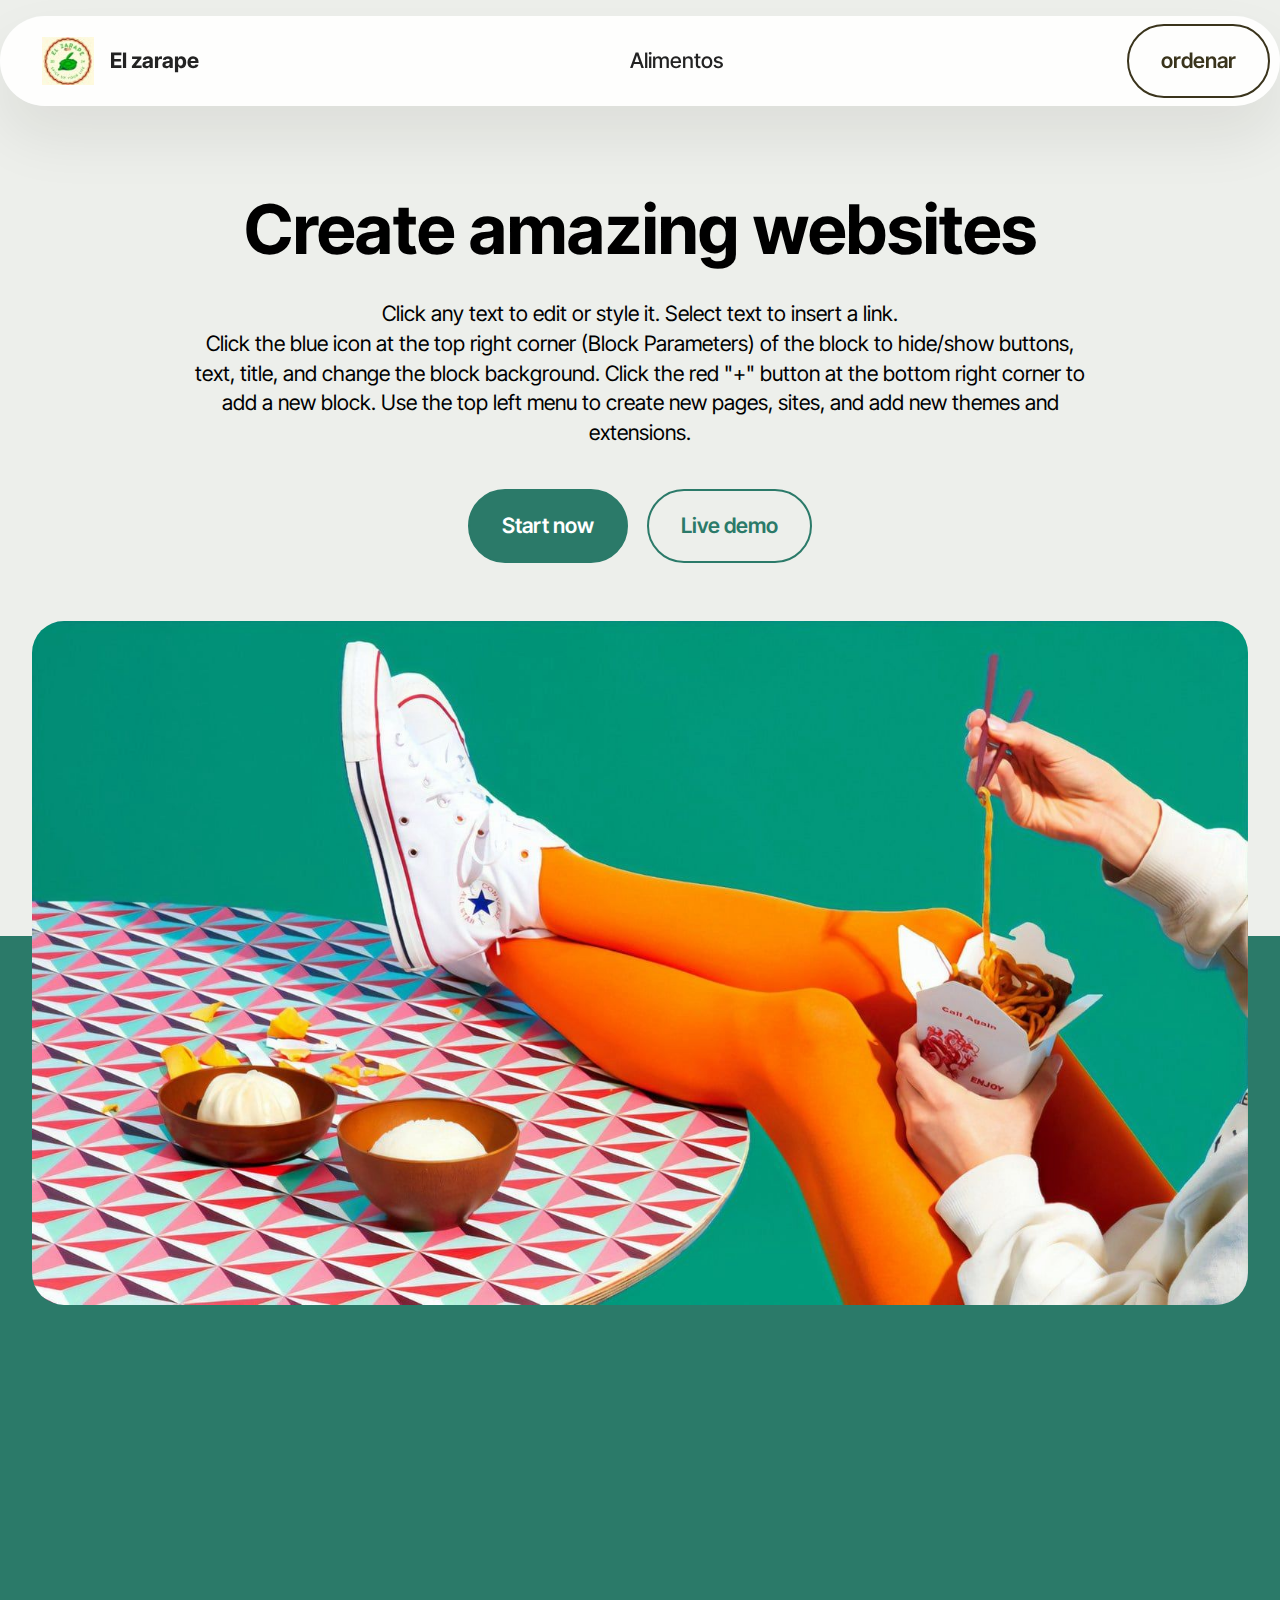
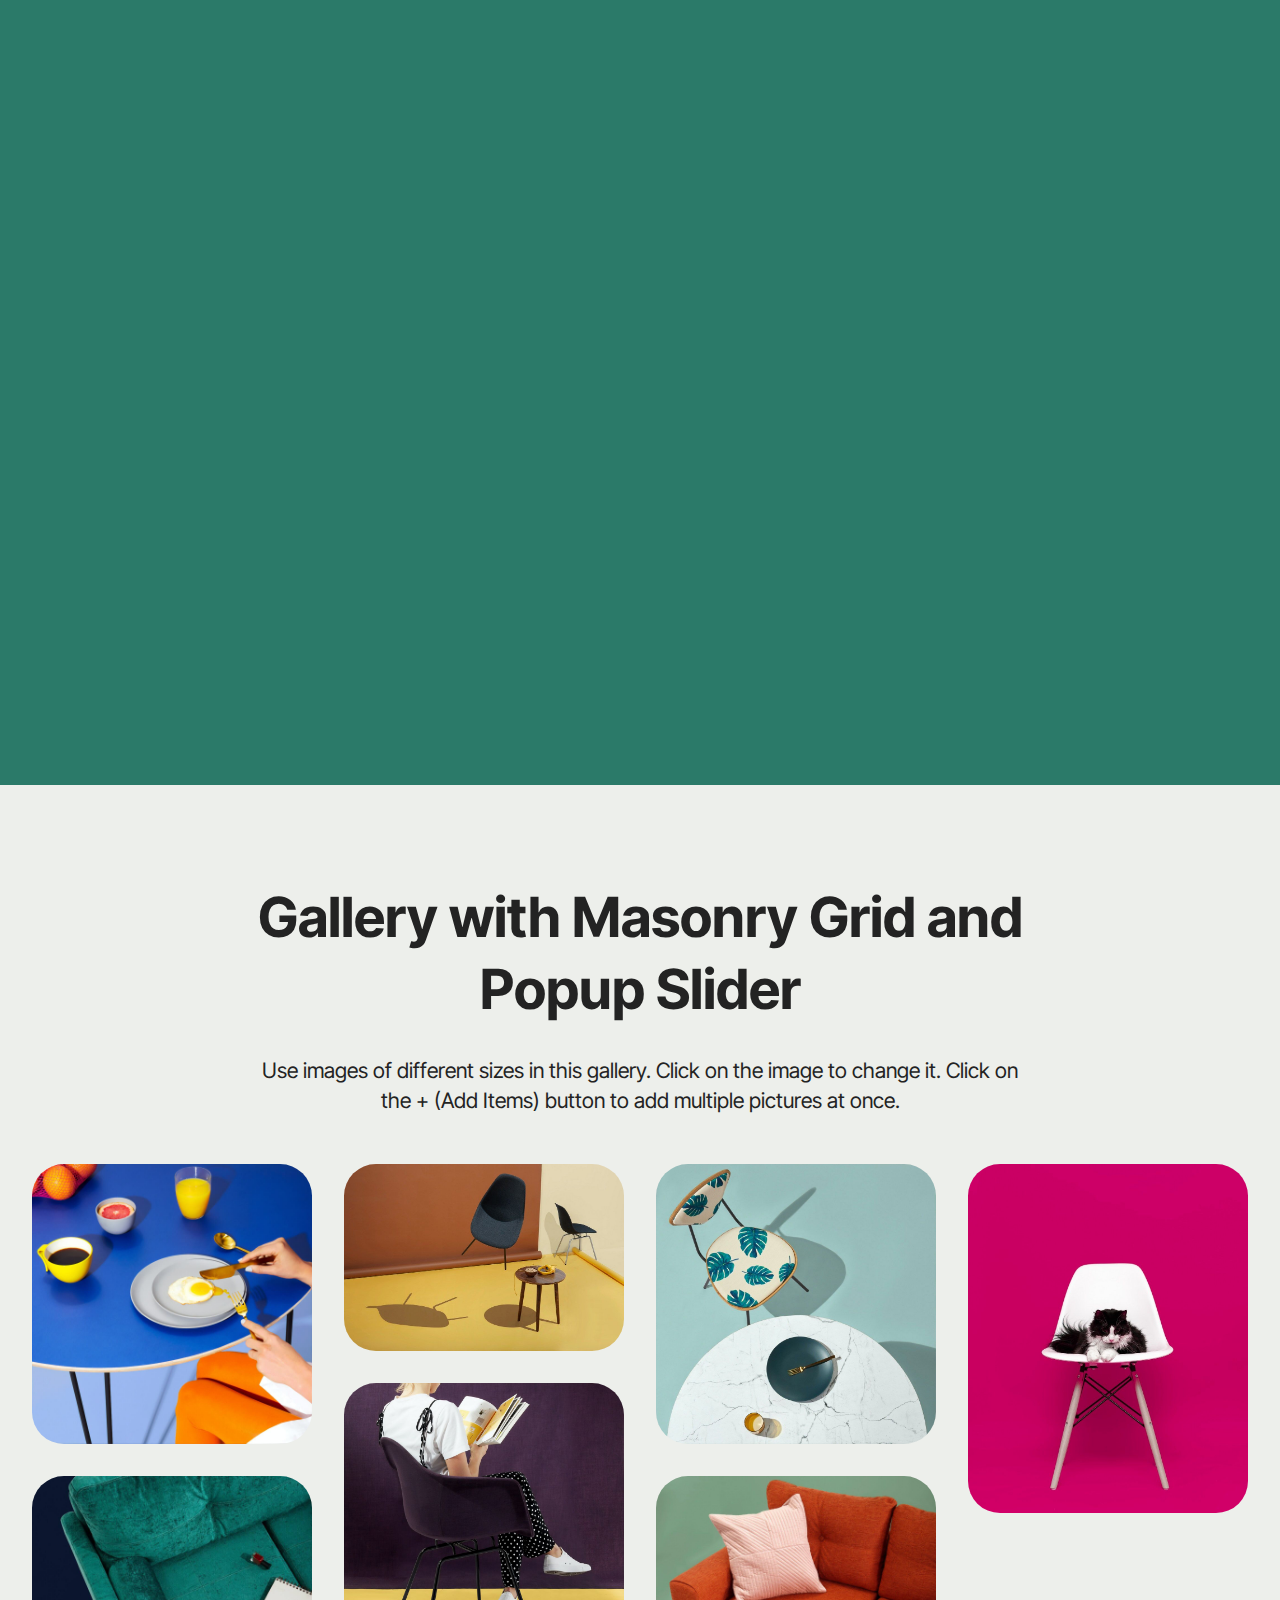
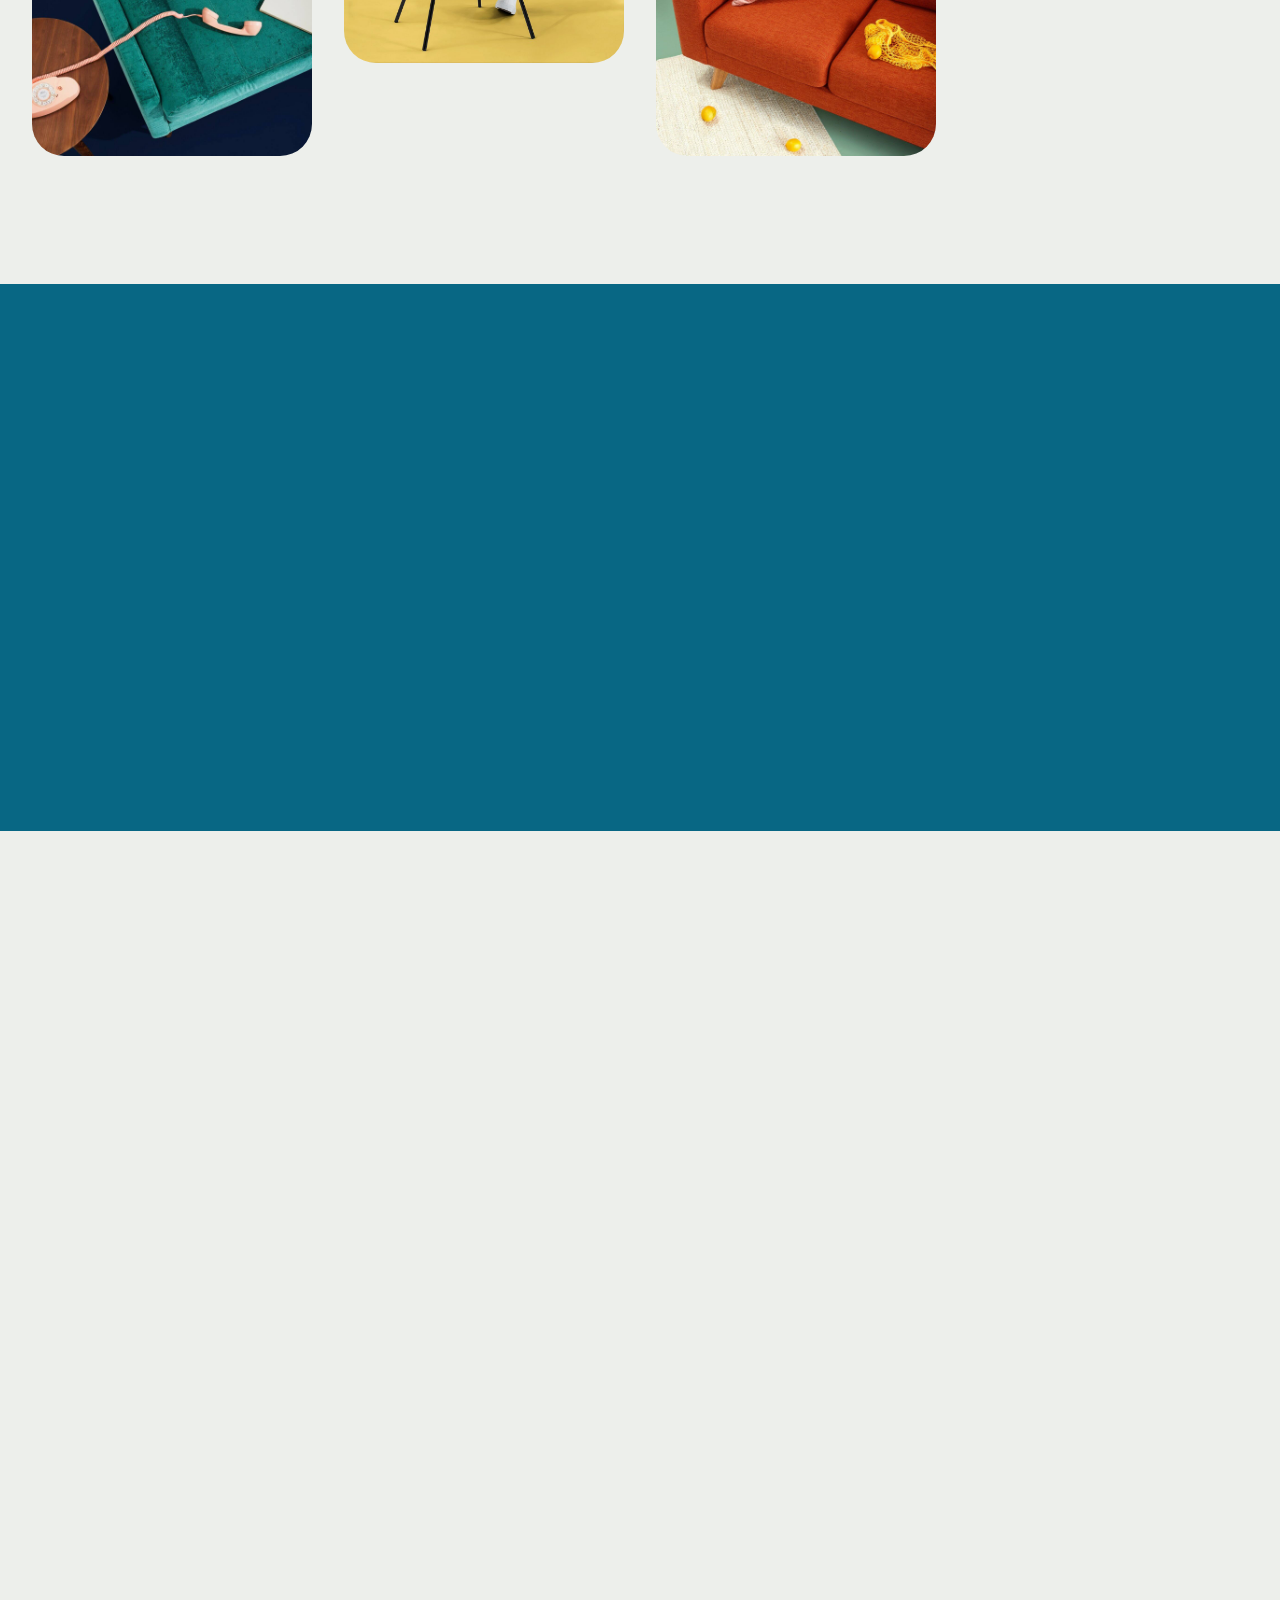
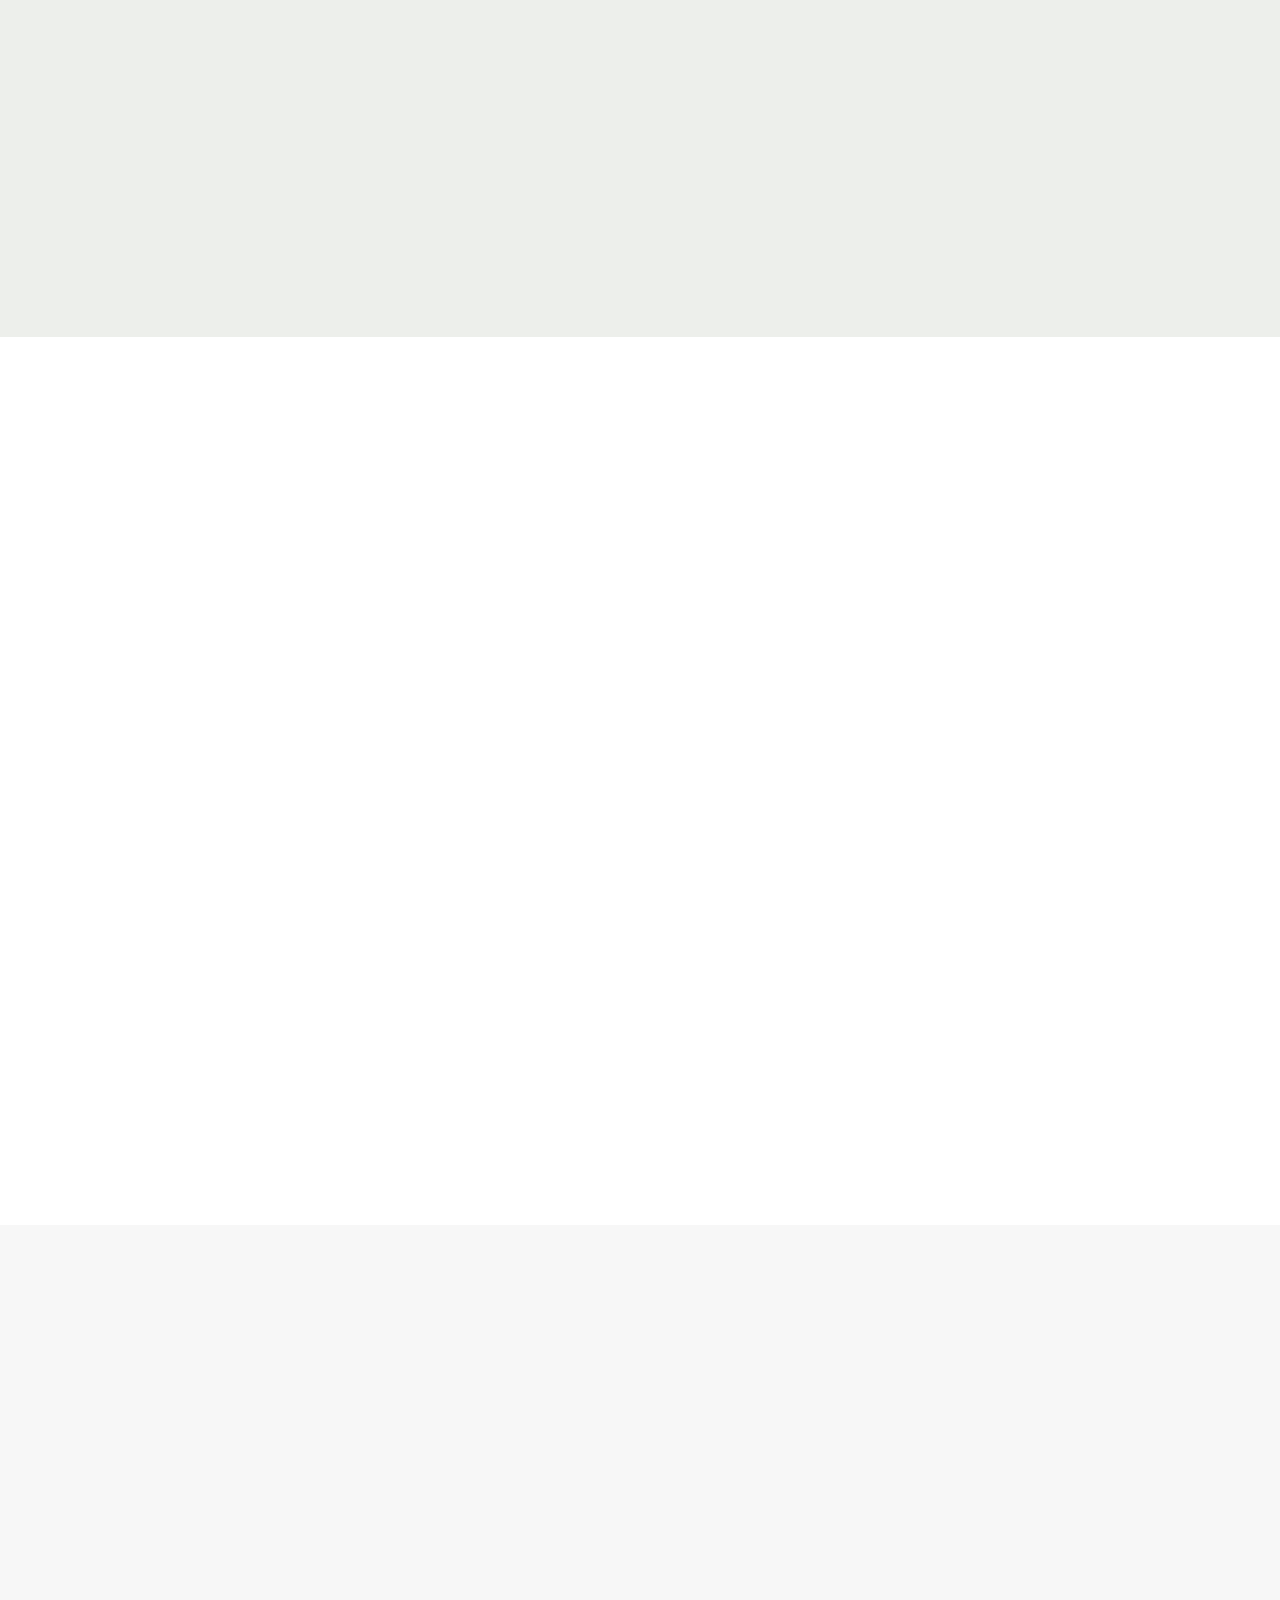
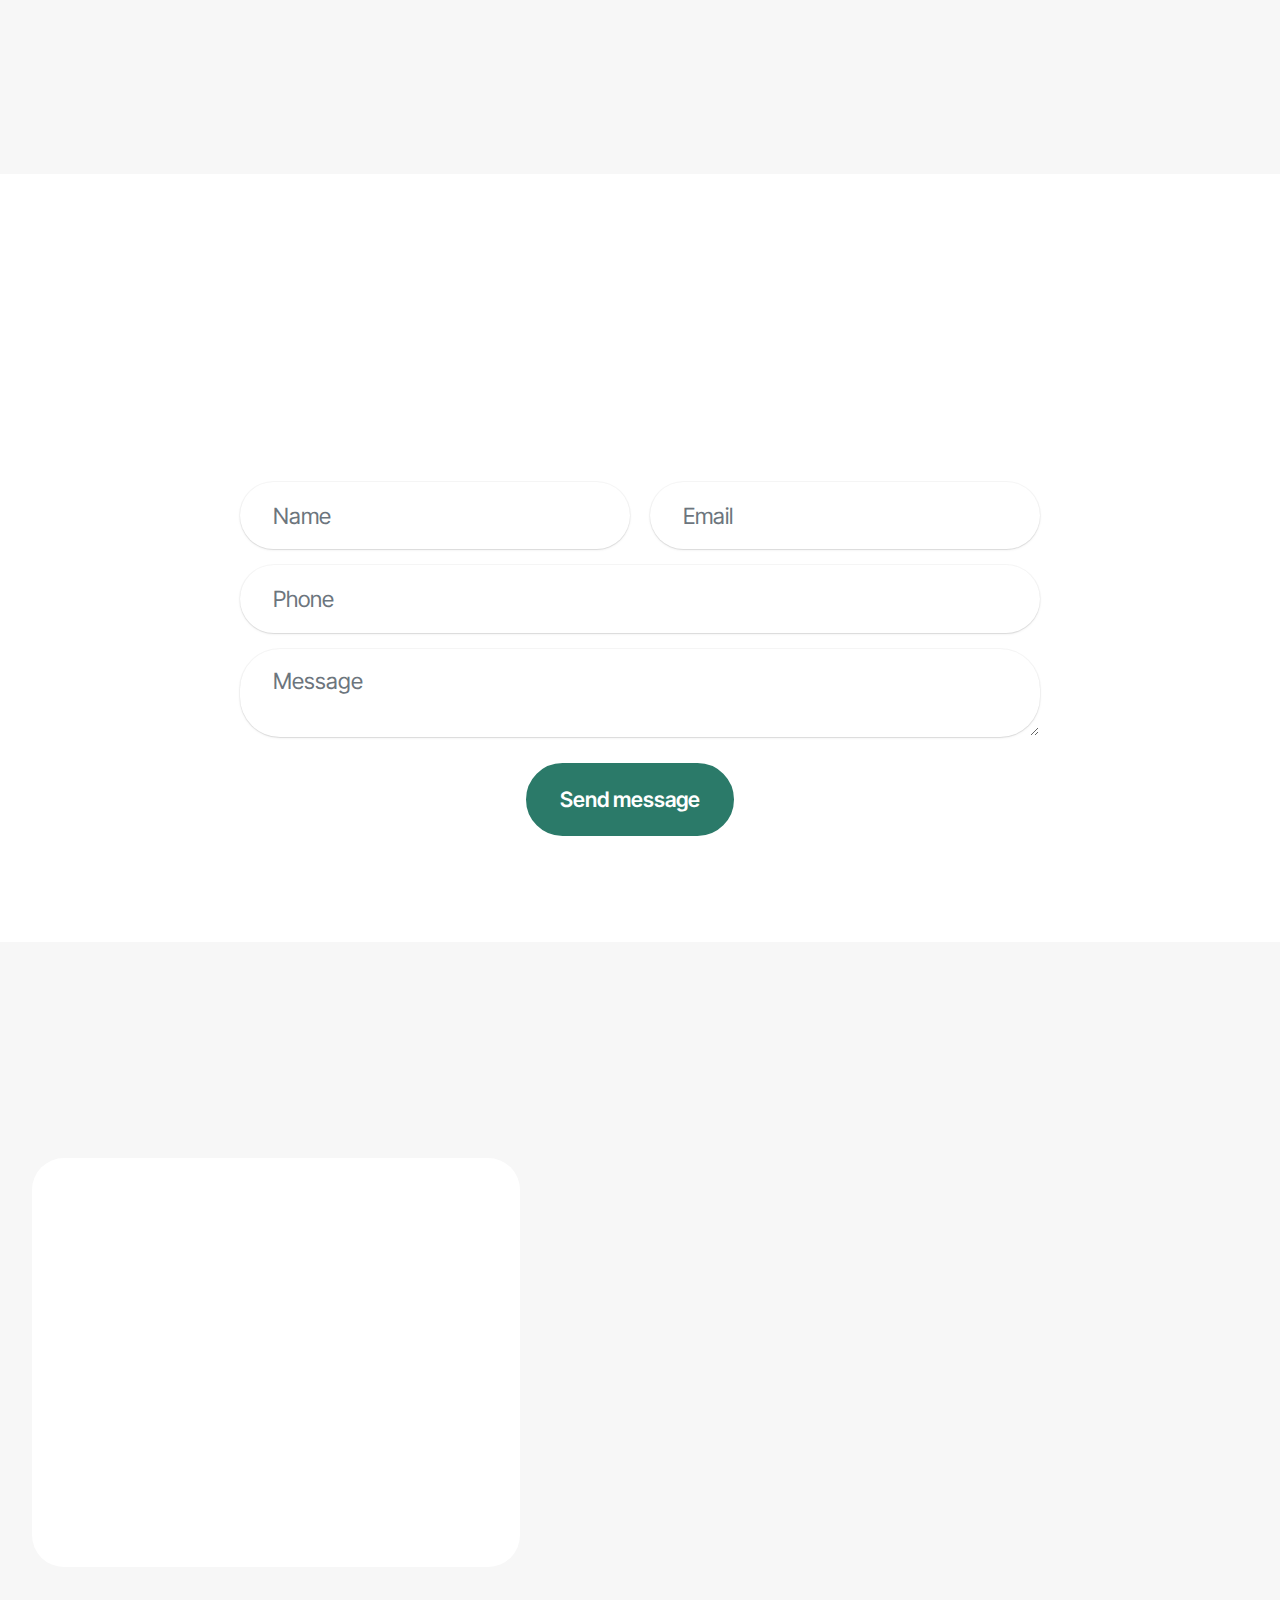
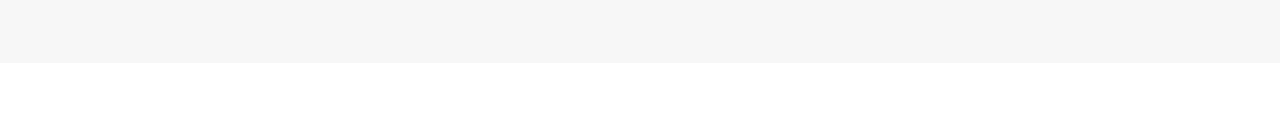
<file: MATERIALES INT/index.html>
<!DOCTYPE html>
<html  >
<head>
  <!-- Site made with Mobirise Website Builder v5.9.18, https://mobirise.com -->
  <meta charset="UTF-8">
  <meta http-equiv="X-UA-Compatible" content="IE=edge">
  <meta name="generator" content="Mobirise v5.9.18, mobirise.com">
  <meta name="viewport" content="width=device-width, initial-scale=1, minimum-scale=1">
  <link rel="shortcut icon" href="assets/images/imagen-de-whatsapp-2024-06-20-a-las-08.30.32-22208013-96x96.jpeg" type="image/x-icon">
  <meta name="description" content="">
  
  
  <title>Home</title>
  <link rel="stylesheet" href="assets/web/assets/mobirise-icons2/mobirise2.css">
  <link rel="stylesheet" href="assets/bootstrap/css/bootstrap.min.css">
  <link rel="stylesheet" href="assets/bootstrap/css/bootstrap-grid.min.css">
  <link rel="stylesheet" href="assets/bootstrap/css/bootstrap-reboot.min.css">
  <link rel="stylesheet" href="assets/animatecss/animate.css">
  <link rel="stylesheet" href="assets/dropdown/css/style.css">
  <link rel="stylesheet" href="assets/theme/css/style.css">
  <link rel="stylesheet" href="assets/gallery/style.css">
  <link rel="preload" href="https://fonts.googleapis.com/css?family=Inter+Tight:100,200,300,400,500,600,700,800,900,100i,200i,300i,400i,500i,600i,700i,800i,900i&display=swap" as="style" onload="this.onload=null;this.rel='stylesheet'">
  <noscript><link rel="stylesheet" href="https://fonts.googleapis.com/css?family=Inter+Tight:100,200,300,400,500,600,700,800,900,100i,200i,300i,400i,500i,600i,700i,800i,900i&display=swap"></noscript>
  <link rel="preload" as="style" href="assets/mobirise/css/mbr-additional.css?v=OywAnO"><link rel="stylesheet" href="assets/mobirise/css/mbr-additional.css?v=OywAnO" type="text/css">

  
  
  
</head>
<body>
  
  <section data-bs-version="5.1" class="menu menu2 cid-tJS6tZXiPa" once="menu" id="menu02-0">
	

	<nav class="navbar navbar-dropdown navbar-fixed-top navbar-expand-lg">
		<div class="container">
			<div class="navbar-brand">
				<span class="navbar-logo">
					<a href="https://mobirise.com">
						<img src="assets/images/imagen-de-whatsapp-2024-06-20-a-las-08.30.32-22208013-96x96.jpeg" alt="Mobirise Website Builder" style="height: 3rem;">
					</a>
				</span>
				<span class="navbar-caption-wrap"><a class="navbar-caption text-black text-primary display-4" href="index.html#header05-1">El zarape</a></span>
			</div>
			<button class="navbar-toggler" type="button" data-toggle="collapse" data-bs-toggle="collapse" data-target="#navbarSupportedContent" data-bs-target="#navbarSupportedContent" aria-controls="navbarNavAltMarkup" aria-expanded="false" aria-label="Toggle navigation">
				<div class="hamburger">
					<span></span>
					<span></span>
					<span></span>
					<span></span>
				</div>
			</button>
			<div class="collapse navbar-collapse" id="navbarSupportedContent">
				<ul class="navbar-nav nav-dropdown" data-app-modern-menu="true"><li class="nav-item">
						<a class="nav-link link text-black text-primary display-4" href="index.html#header01-7">Alimentos&nbsp;</a>
					</li></ul>
				
				<div class="navbar-buttons mbr-section-btn"><a class="btn btn-success-outline display-4" href="index.html#form02-6">ordenar</a></div>
			</div>
		</div>
	</nav>
</section>

<section data-bs-version="5.1" class="header5 cid-tJS6uM4N87" id="header05-1">
	

	
	
	<div class="topbg"></div>
	<div class="align-center container">
		<div class="row justify-content-center">
			<div class="col-md-12 col-lg-9">
				<h1 class="mbr-section-title mbr-fonts-style mb-4 display-1"><strong>Create amazing websites</strong></h1>
				<p class="mbr-text mbr-fonts-style mb-4 display-7">Click any text to edit or style it. Select text to insert a link.
<br>Click the blue icon at the top right corner (Block Parameters) of the block to hide/show buttons, text, title, and change the block background. Click the red "+" button at the bottom right corner to add a new block. Use the top left menu to create new pages, sites, and add new themes and extensions.</p>
				<div class="mbr-section-btn mt-3"><a class="btn btn-primary display-7" href="index.html#form02-6">Start now</a> <a class="btn btn-primary-outline display-7" href="index.html#gallery02-v">Live demo</a></div>
			</div>
		</div>
		<div class="row mt-5 justify-content-center">
			<div class="col-12 col-lg-12">
				<img src="assets/images/11.jpg" alt="Mobirise Website Builder" title="">
			</div>
		</div>
	</div>
</section>

<section data-bs-version="5.1" class="features4 cid-tMlEXTHLbS" id="features04-w">
	
	
	<div class="container">
		<div class="row justify-content-center">
			<div class="col-12 content-head">
				<div class="mbr-section-head mb-5">
					<h4 class="mbr-section-title mbr-fonts-style align-center mb-0 display-2"><strong>Our Services</strong></h4>
					<h5 class="mbr-section-subtitle mbr-fonts-style align-center mb-0 mt-4 display-7">Hover over pictures to add more cards or rearrange them with the Tools panel. Add multiple cards by selecting multiple images. You can set the number of columns in Block Parameters.</h5>
					
				</div>
			</div>
		</div>
		<div class="row">
			<div class="item features-image col-12 col-md-6 col-lg-4">
				<div class="item-wrapper">
					<div class="item-img">
						<img src="assets/images/gallery03.jpg" alt="Mobirise Website Builder">
					</div>
					<div class="item-content">
						<h5 class="item-title mbr-fonts-style display-5">
							<strong>Marketing</strong>
						</h5>
						
						<p class="mbr-text mbr-fonts-style display-7">
							Service Description. You can show/hide the title, subtitle, text, button in the Block Parameters
						</p>
						<div class="mbr-section-btn item-footer"><a href="" class="btn item-btn btn-primary display-7">Learn more</a></div>
					</div>

				</div>
			</div>
			<div class="item features-image col-12 col-md-6 col-lg-4">
				<div class="item-wrapper">
					<div class="item-img">
						<img src="assets/images/gallery05.jpg" alt="Mobirise Website Builder">
					</div>
					<div class="item-content">
						<h5 class="item-title mbr-fonts-style display-5">
							<strong>Promotion</strong>
						</h5>
						
						<p class="mbr-text mbr-fonts-style display-7">
							Service Description. You can show/hide the title, subtitle, text, button in the Block Parameters
						</p>
						<div class="mbr-section-btn item-footer"><a href="" class="btn item-btn btn-primary display-7">Learn more</a></div>
					</div>
				</div>
			</div>
			<div class="item features-image col-12 col-md-6 col-lg-4">
				<div class="item-wrapper">
					<div class="item-img">
						<img src="assets/images/gallery02.jpg" alt="Mobirise Website Builder">
					</div>
					<div class="item-content">
						<h5 class="item-title mbr-fonts-style display-5">
							<strong>Branding</strong>
						</h5>
						
						<p class="mbr-text mbr-fonts-style display-7">
							Service Description. You can show/hide the title, subtitle, text, button in the Block Parameters<br>
						</p>
						<div class="mbr-section-btn item-footer"><a href="" class="btn item-btn btn-primary display-7">Learn more</a></div>
					</div>
				</div>
			</div>
		</div>
	</div>
</section>

<section data-bs-version="5.1" class="gallery1 mbr-gallery cid-tMlDYtQ5fF" id="gallery02-v">
    

    
    

    <div class="container-fluid">
        <div class="row justify-content-center">
            <div class="col-12 content-head">
                <div class="mbr-section-head mb-5">
                    <h3 class="mbr-section-title mbr-fonts-style align-center m-0 display-2"><strong>Gallery with Masonry Grid and Popup Slider</strong></h3>
                    <h4 class="mbr-section-subtitle mbr-fonts-style align-center mb-0 mt-4 display-7">Use images of different sizes in this gallery. Click on the image to change it. Click on the + (Add Items) button to add multiple pictures at once.</h4>
                </div>
            </div>
        </div>
        <div class="row mbr-gallery mbr-masonry" data-masonry="{&quot;percentPosition&quot;: true }">
            <div class="col-12 col-md-6 col-lg-3 item gallery-image">
                <div class="item-wrapper" data-toggle="modal" data-bs-toggle="modal" data-target="#ugCJyUoUMJ-modal" data-bs-target="#ugCJyUoUMJ-modal">
                    <img class="w-100" src="assets/images/gallery03.jpg" alt="Mobirise Website Builder" data-slide-to="0" data-bs-slide-to="0" data-target="#lb-ugCJyUoUMJ" data-bs-target="#lb-ugCJyUoUMJ">
                    <div class="icon-wrapper">
                        <span class="mobi-mbri mobi-mbri-search mbr-iconfont mbr-iconfont-btn"></span>
                    </div>
                </div>
                
            </div>
            <div class="col-12 col-md-6 col-lg-3 item gallery-image">
                <div class="item-wrapper" data-toggle="modal" data-bs-toggle="modal" data-target="#ugCJyUoUMJ-modal" data-bs-target="#ugCJyUoUMJ-modal">
                    <img class="w-100" src="assets/images/gallery13.jpg" alt="Mobirise Website Builder" data-slide-to="1" data-bs-slide-to="1" data-target="#lb-ugCJyUoUMJ" data-bs-target="#lb-ugCJyUoUMJ">
                    <div class="icon-wrapper">
                        <span class="mobi-mbri mobi-mbri-search mbr-iconfont mbr-iconfont-btn"></span>
                    </div>
                </div>
                
            </div>
            <div class="col-12 col-md-6 col-lg-3 item gallery-image">
                <div class="item-wrapper" data-toggle="modal" data-bs-toggle="modal" data-target="#ugCJyUoUMJ-modal" data-bs-target="#ugCJyUoUMJ-modal">
                    <img class="w-100" src="assets/images/gallery10.jpg" alt="Mobirise Website Builder" data-slide-to="2" data-bs-slide-to="2" data-target="#lb-ugCJyUoUMJ" data-bs-target="#lb-ugCJyUoUMJ">
                    <div class="icon-wrapper">
                        <span class="mobi-mbri mobi-mbri-search mbr-iconfont mbr-iconfont-btn"></span>
                    </div>
                </div>
                
            </div>
            <div class="col-12 col-md-6 col-lg-3 item gallery-image">
                <div class="item-wrapper" data-toggle="modal" data-bs-toggle="modal" data-target="#ugCJyUoUMJ-modal" data-bs-target="#ugCJyUoUMJ-modal">
                    <img class="w-100" src="assets/images/gallery08.jpg" alt="Mobirise Website Builder" data-slide-to="3" data-bs-slide-to="3" data-target="#lb-ugCJyUoUMJ" data-bs-target="#lb-ugCJyUoUMJ">
                    <div class="icon-wrapper">
                        <span class="mobi-mbri mobi-mbri-search mbr-iconfont mbr-iconfont-btn"></span>
                    </div>
                </div>
                
            </div>
            <div class="col-12 col-md-6 col-lg-3 item gallery-image">
                <div class="item-wrapper" data-toggle="modal" data-bs-toggle="modal" data-target="#ugCJyUoUMJ-modal" data-bs-target="#ugCJyUoUMJ-modal">
                    <img class="w-100" src="assets/images/gallery06.jpg" alt="Mobirise Website Builder" data-slide-to="4" data-bs-slide-to="4" data-target="#lb-ugCJyUoUMJ" data-bs-target="#lb-ugCJyUoUMJ">
                    <div class="icon-wrapper">
                        <span class="mobi-mbri mobi-mbri-search mbr-iconfont mbr-iconfont-btn"></span>
                    </div>
                </div>
                
            </div>
            <div class="col-12 col-md-6 col-lg-3 item gallery-image">
                <div class="item-wrapper" data-toggle="modal" data-bs-toggle="modal" data-target="#ugCJyUoUMJ-modal" data-bs-target="#ugCJyUoUMJ-modal">
                    <img class="w-100" src="assets/images/gallery02.jpg" alt="Mobirise Website Builder" data-slide-to="5" data-bs-slide-to="5" data-target="#lb-ugCJyUoUMJ" data-bs-target="#lb-ugCJyUoUMJ">
                    <div class="icon-wrapper">
                        <span class="mobi-mbri mobi-mbri-search mbr-iconfont mbr-iconfont-btn"></span>
                    </div>
                </div>
                
            </div>
            <div class="col-12 col-md-6 col-lg-3 item gallery-image">
                <div class="item-wrapper" data-toggle="modal" data-bs-toggle="modal" data-target="#ugCJyUoUMJ-modal" data-bs-target="#ugCJyUoUMJ-modal">
                    <img class="w-100" src="assets/images/gallery01.jpg" alt="Mobirise Website Builder" data-slide-to="6" data-bs-slide-to="6" data-target="#lb-ugCJyUoUMJ" data-bs-target="#lb-ugCJyUoUMJ">
                    <div class="icon-wrapper">
                        <span class="mobi-mbri mobi-mbri-search mbr-iconfont mbr-iconfont-btn"></span>
                    </div>
                </div>
                
            </div>
        </div>

        <div class="modal mbr-slider" tabindex="-1" role="dialog" aria-hidden="true" id="ugCJyUoUMJ-modal">
            <div class="modal-dialog" role="document">
                <div class="modal-content">
                    <div class="modal-body">
                        <div class="carousel slide" id="lb-ugCJyUoUMJ" data-interval="5000" data-bs-interval="5000">
                            <div class="carousel-inner">
                                <div class="carousel-item active">
                                    <img class="d-block w-100" src="assets/images/gallery03.jpg" alt="Mobirise Website Builder">
                                </div>
                                <div class="carousel-item">
                                    <img class="d-block w-100" src="assets/images/gallery13.jpg" alt="Mobirise Website Builder">
                                </div>
                                <div class="carousel-item">
                                    <img class="d-block w-100" src="assets/images/gallery10.jpg" alt="Mobirise Website Builder">
                                </div>
                                <div class="carousel-item">
                                    <img class="d-block w-100" src="assets/images/gallery08.jpg" alt="Mobirise Website Builder">
                                </div>
                                <div class="carousel-item">
                                    <img class="d-block w-100" src="assets/images/gallery06.jpg" alt="Mobirise Website Builder">
                                </div>
                                <div class="carousel-item">
                                    <img class="d-block w-100" src="assets/images/gallery02.jpg" alt="Mobirise Website Builder">
                                </div>
                                <div class="carousel-item">
                                    <img class="d-block w-100" src="assets/images/gallery01.jpg" alt="Mobirise Website Builder">
                                </div>
                            </div>
                            <ol class="carousel-indicators">
                                <li data-slide-to="0" data-bs-slide-to="0" class="active" data-target="#lb-ugCJyUoUMJ" data-bs-target="#lb-ugCJyUoUMJ"></li>
                                <li data-slide-to="1" data-bs-slide-to="1" data-target="#lb-ugCJyUoUMJ" data-bs-target="#lb-ugCJyUoUMJ"></li>
                                <li data-slide-to="2" data-bs-slide-to="2" data-target="#lb-ugCJyUoUMJ" data-bs-target="#lb-ugCJyUoUMJ"></li>
                                <li data-slide-to="3" data-bs-slide-to="3" data-target="#lb-ugCJyUoUMJ" data-bs-target="#lb-ugCJyUoUMJ"></li>
                                <li data-slide-to="4" data-bs-slide-to="4" data-target="#lb-ugCJyUoUMJ" data-bs-target="#lb-ugCJyUoUMJ"></li>
                                <li data-slide-to="5" data-bs-slide-to="5" data-target="#lb-ugCJyUoUMJ" data-bs-target="#lb-ugCJyUoUMJ"></li>
                                <li data-slide-to="6" data-bs-slide-to="6" data-target="#lb-ugCJyUoUMJ" data-bs-target="#lb-ugCJyUoUMJ"></li>
                            </ol>
                            <a role="button" href="" class="close" data-dismiss="modal" data-bs-dismiss="modal" aria-label="Close">
                            </a>
                            <a class="carousel-control-prev carousel-control" role="button" data-slide="prev" data-bs-slide="prev" href="#lb-ugCJyUoUMJ">
                                <span class="mobi-mbri mobi-mbri-arrow-prev" aria-hidden="true"></span>
                                <span class="sr-only visually-hidden">Previous</span>
                            </a>
                            <a class="carousel-control-next carousel-control" role="button" data-slide="next" data-bs-slide="next" href="#lb-ugCJyUoUMJ">
                                <span class="mobi-mbri mobi-mbri-arrow-next" aria-hidden="true"></span>
                                <span class="sr-only visually-hidden">Next</span>
                            </a>
                        </div>
                    </div>
                </div>
            </div>
        </div>
    </div>
</section>

<section data-bs-version="5.1" class="header09 cid-tLAX5BnXkJ" id="header09-q">
	
	
	<div class="container">
		<div class="row">
			<div class="content-wrap col-12 col-md-8">
				<h1 class="mbr-section-title mbr-fonts-style mbr-white mb-4 display-1"><strong>Unlock boundless possibilities</strong></h1>
				
				<p class="mbr-fonts-style mbr-text mbr-white mb-4 display-7">
					Mobirise Free Website Maker is perfect for non-techies and great for pro-coders for fast prototyping and small customers' projects.
				</p>
				<div class="mbr-section-btn"><a class="btn btn-white-outline display-7" href="https://mobiri.se">Learn more</a></div>
			</div>
		</div>
	</div>
</section>

<section data-bs-version="5.1" class="header7 cid-tLeaLmEeFr" id="header07-h">
  

  
  
  
  <div class="align-center container">
    <div class="row justify-content-center">
      <div class="col-md-12 col-lg-9 mb-5">
        <h1 class="mbr-section-title mbr-fonts-style display-1"><strong>Block with video</strong>
        </h1>
        <p class="mbr-text mbr-fonts-style mt-4 display-7">
          Click on the media content to replace it. In some blocks, you can change media content via Block Parameters.
        </p>
        
      </div>
    </div>

    <div class="row justify-content-center">
      <div class="mbr-figure col-12 col-md-12"><iframe class="mbr-embedded-video" src="https://www.youtube.com/embed/sGpPgQeEyOc?rel=0&amp;amp;mute=1&amp;showinfo=0&amp;autoplay=1&amp;loop=1&amp;playlist=sGpPgQeEyOc" width="1280" height="720" frameborder="0" allowfullscreen></iframe></div>
    </div>
  </div>
</section>

<section data-bs-version="5.1" class="header1 cid-tJS9vXDdRK" id="header01-7">
	

	
	

	<div class="container">
		<div class="row justify-content-center">
			<div class="col-12 col-md-12 col-lg-7 image-wrapper">
				<img class="w-100" src="assets/images/gallery01.jpg" alt="Mobirise Website Builder">
			</div>
			<div class="col-12 col-lg col-md-12">
				<div class="text-wrapper align-left">
					<h1 class="mbr-section-title mbr-fonts-style mb-4 display-2"><strong>About us</strong></h1>
					<p class="mbr-text mbr-fonts-style mb-4 display-7">
						Most blocks can be used with various types of backgrounds: color, pictures, or videos. It can be set in Block Parameters.&nbsp;You can show/hide the title, subtitle, text, button in the Block Parameters (blue gear icon at the top right corner of the block).&nbsp;</p>
					<div class="mbr-section-btn mt-3"><a class="btn btn-primary display-7" href="https://mobiri.se">Start now</a></div>
				</div>
			</div>
		</div>
	</div>
</section>

<section data-bs-version="5.1" class="features15 cid-tLek7gQhG7" id="features015-m">
	

	
	
	<div class="container">
		<div class="mbr-section-head mb-5">
			<h4 class="mbr-section-title mbr-fonts-style align-center mb-0 display-2">
			  <strong>Why us?</strong></h4>
			
		  </div>
		<div class="row justify-content-center">
			<div class="item features-without-image col-12 col-lg-4">
				<div class="item-wrapper">
					<div class="img-wrapper">
						<img src="assets/images/shop1.jpg" alt="Mobirise Website Builder">
					</div>
					<div class="card-box">
						<h4 class="card-title mbr-fonts-style mb-3 display-5">
							<strong>Free</strong></h4>
						<h5 class="card-text mbr-fonts-style display-7">
							Mobirise is a free website builder. Mobirise is a free website builder. Mobirise is a free website builder.</h5>
					</div>
				</div>
			</div>
			<div class="item features-without-image col-12 col-lg-4">
				<div class="item-wrapper">
					<div class="img-wrapper">
						<img src="assets/images/shop2.jpg" alt="Mobirise Website Builder">
					</div>
					<div class="card-box">
						<h4 class="card-title mbr-fonts-style mb-3 display-5">
							<strong>Easy</strong></h4>
						<h5 class="card-text mbr-fonts-style display-7">
							Create landing pages with ease. Create landing pages with ease. Create landing pages with ease.<br><br></h5>
					</div>
				</div>
			</div>
			<div class="item features-without-image col-12 col-lg-4">
				<div class="item-wrapper">
					<div class="img-wrapper">
						<img src="assets/images/shop3.jpg" alt="Mobirise Website Builder">
					</div>
					<div class="card-box">
						<h4 class="card-title mbr-fonts-style mb-3 display-5">
							<strong>Beautiful</strong></h4>
						<h5 class="card-text mbr-fonts-style display-7">
							Build a website with Mobirise. Build a web page with Mobirise. Create a website with Mobirise.</h5>
					</div>
				</div>
			</div>
		</div>
	</div>
</section>

<section data-bs-version="5.1" class="form5 cid-tJS9pBcTSa" id="form02-6">
    
    
    <div class="container">
        <div class="mbr-section-head mb-5">
            <h3 class="mbr-section-title mbr-fonts-style align-center mb-0 display-2">
                <strong>Contact Form</strong></h3>
            <h4 class="mbr-section-subtitle mbr-fonts-style align-center mb-0 mt-4 display-7">To change your notification email, click on any form field below.
<div>The number of submissions is limited to 10 per day without the Form Builder.</div></h4>
        </div>
        <div class="row justify-content-center mt-4">
            <div class="col-lg-8 mx-auto mbr-form" data-form-type="formoid">
                <form action="https://mobirise.eu/" method="POST" class="mbr-form form-with-styler" data-form-title="Form Name"><input type="hidden" name="email" data-form-email="true" value="1cE462ZrSIVv4S79x4MUmkzy72EbcQNnnvrL3TUz2SUgs6GiMRIdMitJLcCmTRSPHr2tdxTlrT++RXb00V+AMENUiCL4GY64//UvIICgZsQT59FovJCa13X25V06p+pb">
                    <div class="row">
                        <div hidden="hidden" data-form-alert="" class="alert alert-success col-12">Thanks for filling out the form!</div>
                        <div hidden="hidden" data-form-alert-danger="" class="alert alert-danger col-12">
                            Oops...! some problem!
                        </div>
                    </div>
                    <div class="dragArea row">
                        <div class="col-md col-sm-12 form-group mb-3" data-for="name">
                            <input type="text" name="name" placeholder="Name" data-form-field="name" class="form-control" value="" id="name-form02-6">
                        </div>
                        <div class="col-md col-sm-12 form-group mb-3" data-for="email">
                            <input type="email" name="email" placeholder="Email" data-form-field="email" class="form-control" value="" id="email-form02-6">
                        </div>
                        <div class="col-12 form-group mb-3" data-for="phone">
                            <input type="tel" name="phone" placeholder="Phone" data-form-field="phone" class="form-control" value="" id="phone-form02-6">
                        </div>
                        <div class="col-12 form-group mb-3" data-for="textarea">
                            <textarea name="textarea" placeholder="Message" data-form-field="textarea" class="form-control" id="textarea-form02-6"></textarea>
                        </div>
                        <div class="col-lg-12 col-md-12 col-sm-12 align-center mbr-section-btn">
                            <button type="submit" class="btn btn-primary display-7">Send message</button>
                        </div>
                    </div>
                </form>
            </div>
        </div>
    </div>
</section>

<section data-bs-version="5.1" class="contacts2 map1 cid-tLdYHD757A" id="contacts02-9">

    

    
    <div class="container">
        <div class="mbr-section-head mb-5">
            <h3 class="mbr-section-title mbr-fonts-style align-center mb-0 display-2">
                <strong>Contacts</strong>
            </h3>
            
        </div>
        <div class="row justify-content-center mt-4">
            <div class="card col-12 col-md-5">
                <div class="card-wrapper">
                    <div class="text-wrapper">
                        <h5 class="cardTitle mbr-fonts-style mb-2 display-5">
                        <strong>Get in touch</strong></h5>
                    <ul class="list mbr-fonts-style display-7">
                        <li class="mbr-text item-wrap"><span style="font-size: 1.4rem;">Phone: </span><a href="tel:+12345678910" class="text-primary" style="font-size: 1.4rem;">0 (800) 123 45 67</a><br></li>
                        <li class="mbr-text item-wrap">WhatsApp: <a href="https://wa.me/12345678910" class="text-primary">0 (800) 123 45 67</a></li>
                        <li class="mbr-text item-wrap">Email: <a href="mailto:info@site.com" class="text-primary">info@site.com</a></li><li class="mbr-text item-wrap"><br></li>
                        <li class="mbr-text item-wrap">Address: </li><li class="mbr-text item-wrap">350 5th Ave, New York, NY 10118</li><li class="mbr-text item-wrap"><span style="font-size: 1.4rem;">Working hours:</span><br></li><li class="mbr-text item-wrap">9:00AM - 6:00PM</li>
                    </ul>
                    </div>
                </div>
            </div>
            <div class="map-wrapper col-12 col-md-7">
                <div class="google-map"><iframe frameborder="0" style="border:0" src="https://www.google.com/maps/embed?pb=!1m14!1m8!1m3!1d6045.3003145248895!2d-73.9884657!3d40.7477229!3m2!1i1024!2i768!4f13.1!3m3!1m2!1s0x89c259a9ac1f1b85%3A0x7e33d1c0e7af3be4!2zMzUwIDV0aCBBdmUsIE5ldyBZb3JrLCBOWSAxMDExOCwg0KHQqNCQ!5e0!3m2!1sru!2sru!4v1689597362021!5m2!1sen!2sen" allowfullscreen=""></iframe></div>
            </div>
        </div>
    </div>
</section><section class="display-7" style="padding: 0;align-items: center;justify-content: center;flex-wrap: wrap;    align-content: center;display: flex;position: relative;height: 4rem;"><a href="https://mobiri.se/3291822" style="flex: 1 1;height: 4rem;position: absolute;width: 100%;z-index: 1;"><img alt="" style="height: 4rem;" src="[data-uri]"></a><p style="margin: 0;text-align: center;" class="display-7">&#8204;</p><a style="z-index:1" href="https://mobirise.com/offline-website-builder.html">Offline Website Software</a></section><script src="assets/bootstrap/js/bootstrap.bundle.min.js"></script>  <script src="assets/smoothscroll/smooth-scroll.js"></script>  <script src="assets/ytplayer/index.js"></script>  <script src="assets/dropdown/js/navbar-dropdown.js"></script>  <script src="assets/masonry/masonry.pkgd.min.js"></script>  <script src="assets/imagesloaded/imagesloaded.pkgd.min.js"></script>  <script src="assets/theme/js/script.js"></script>  <script src="assets/gallery/player.min.js"></script>  <script src="assets/gallery/script.js"></script>  <script src="assets/formoid/formoid.min.js"></script>  
  
  
  <input name="animation" type="hidden">
  </body>
</html>
</file>
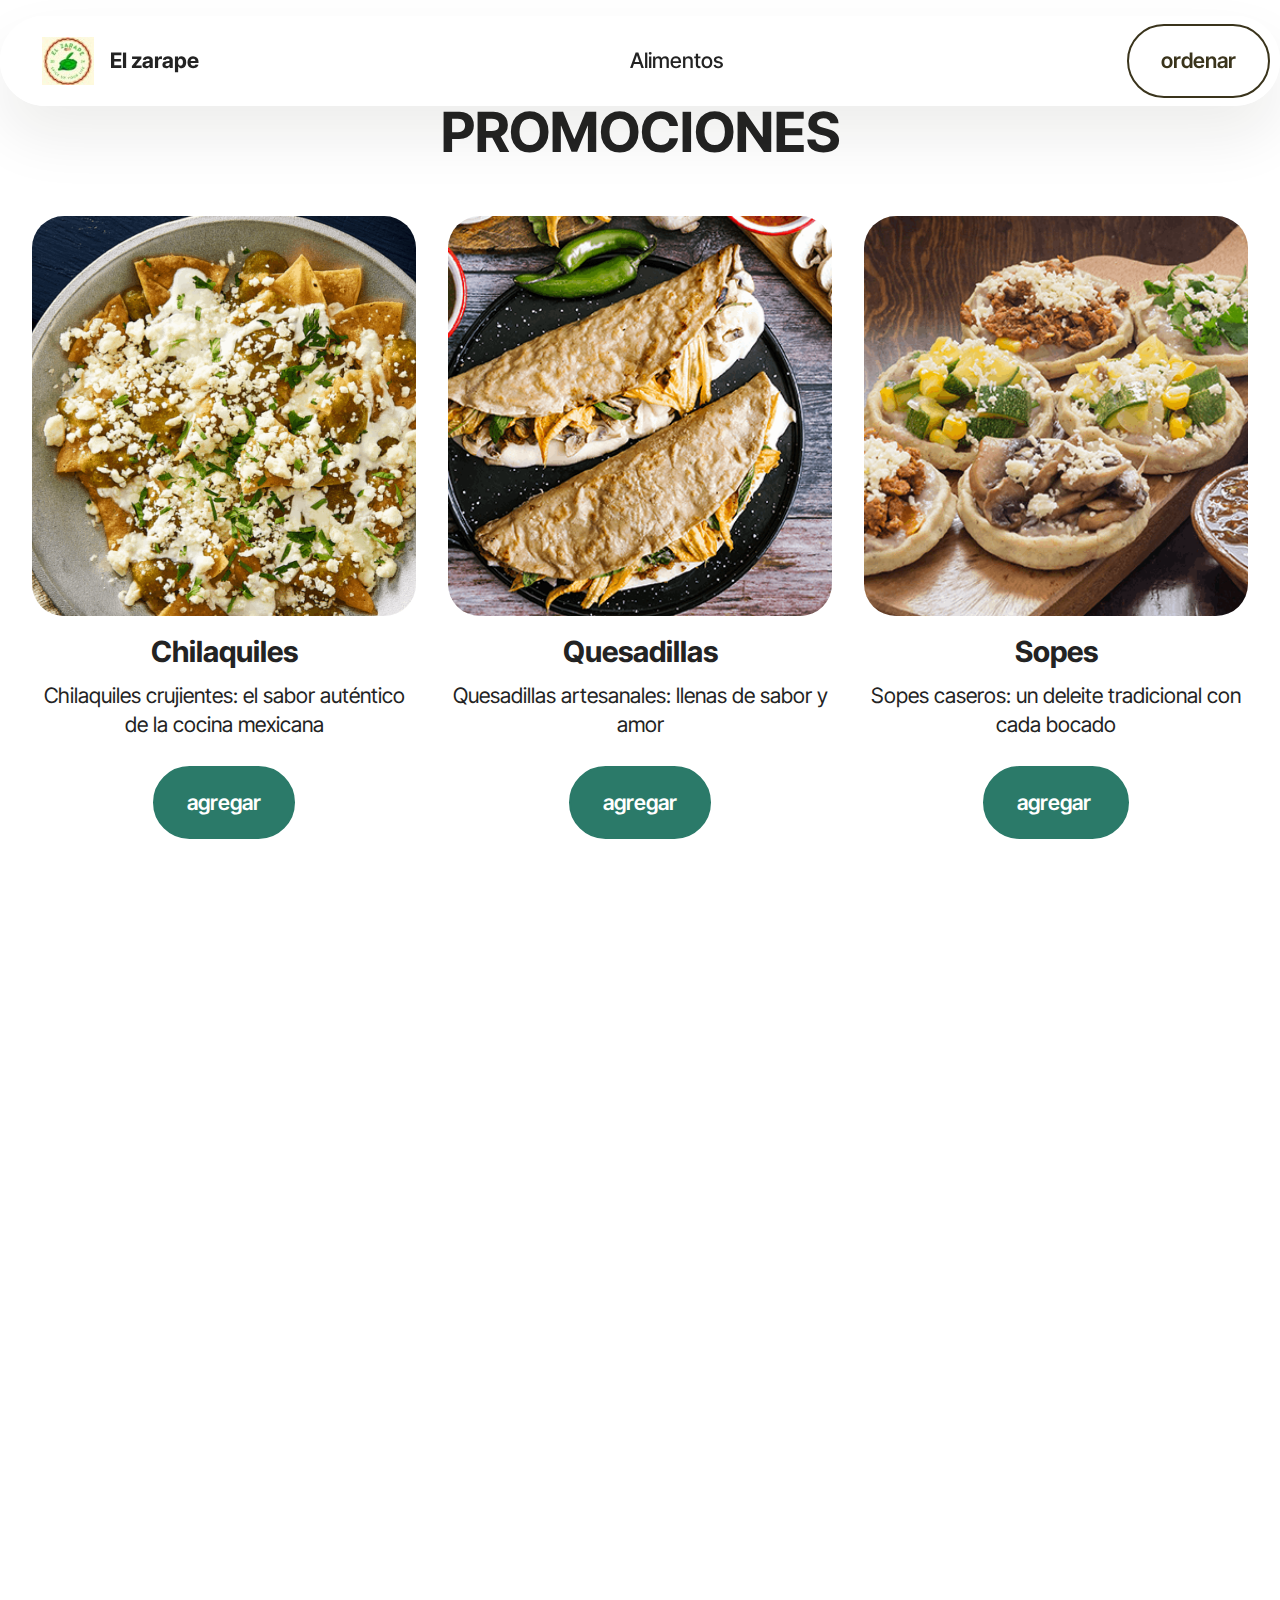
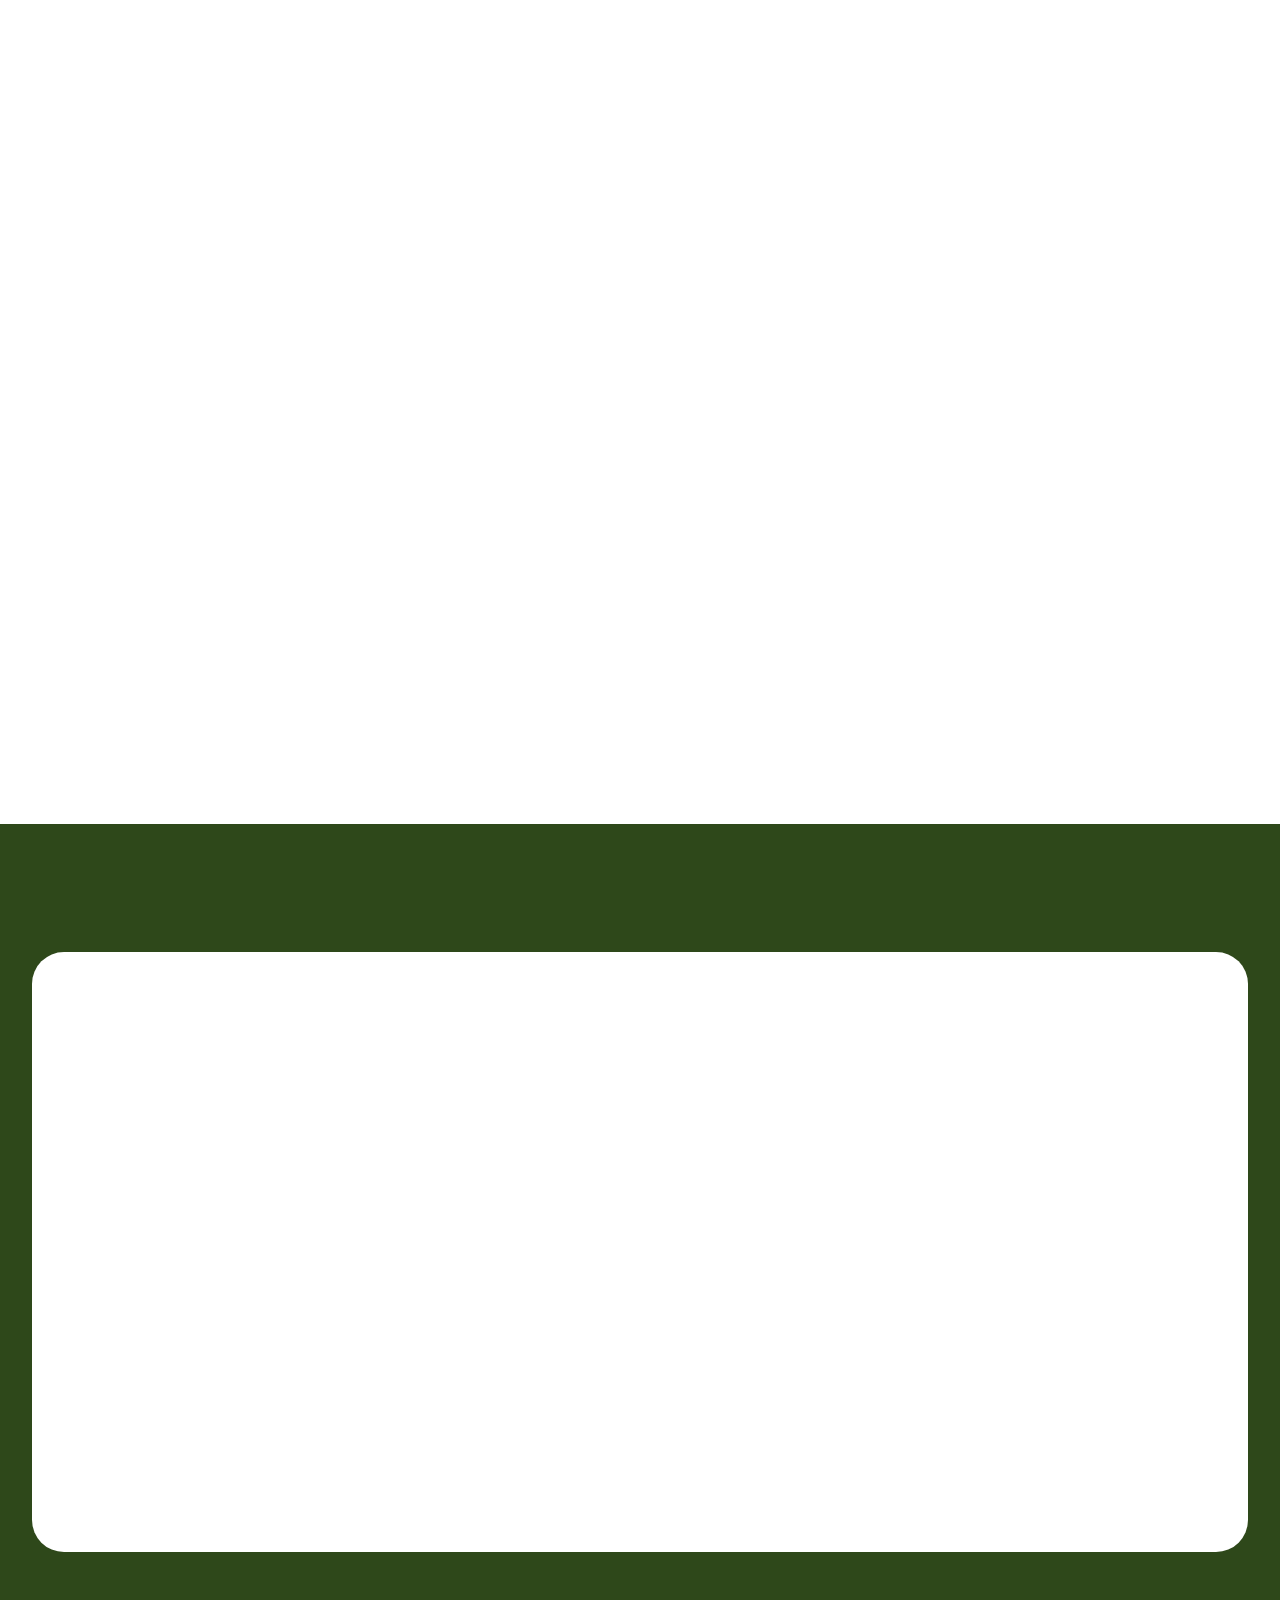
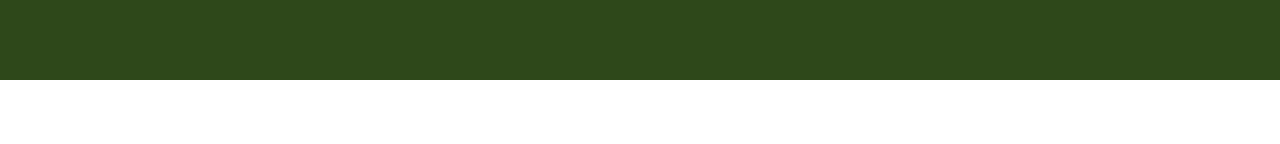
<file: MATERIALES INT/page1.html>
<!DOCTYPE html>
<html  >
<head>
  <!-- Site made with Mobirise Website Builder v5.9.18, https://mobirise.com -->
  <meta charset="UTF-8">
  <meta http-equiv="X-UA-Compatible" content="IE=edge">
  <meta name="generator" content="Mobirise v5.9.18, mobirise.com">
  <meta name="viewport" content="width=device-width, initial-scale=1, minimum-scale=1">
  <link rel="shortcut icon" href="assets/images/imagen-de-whatsapp-2024-06-20-a-las-08.30.32-22208013-96x96.jpeg" type="image/x-icon">
  <meta name="description" content="">
  
  
  <title>EL ZARAPE</title>
  <link rel="stylesheet" href="assets/web/assets/mobirise-icons2/mobirise2.css">
  <link rel="stylesheet" href="assets/bootstrap/css/bootstrap.min.css">
  <link rel="stylesheet" href="assets/bootstrap/css/bootstrap-grid.min.css">
  <link rel="stylesheet" href="assets/bootstrap/css/bootstrap-reboot.min.css">
  <link rel="stylesheet" href="assets/animatecss/animate.css">
  <link rel="stylesheet" href="assets/dropdown/css/style.css">
  <link rel="stylesheet" href="assets/theme/css/style.css">
  <link rel="preload" href="https://fonts.googleapis.com/css?family=Inter+Tight:100,200,300,400,500,600,700,800,900,100i,200i,300i,400i,500i,600i,700i,800i,900i&display=swap" as="style" onload="this.onload=null;this.rel='stylesheet'">
  <noscript><link rel="stylesheet" href="https://fonts.googleapis.com/css?family=Inter+Tight:100,200,300,400,500,600,700,800,900,100i,200i,300i,400i,500i,600i,700i,800i,900i&display=swap"></noscript>
  <link rel="preload" as="style" href="assets/mobirise/css/mbr-additional.css?v=wwnViB"><link rel="stylesheet" href="assets/mobirise/css/mbr-additional.css?v=wwnViB" type="text/css">

  
  
  
</head>
<body>
  
  <section data-bs-version="5.1" class="menu menu2 cid-tJS6tZXiPa" once="menu" id="menu02-1i">
	

	<nav class="navbar navbar-dropdown navbar-fixed-top navbar-expand-lg">
		<div class="container">
			<div class="navbar-brand">
				<span class="navbar-logo">
					<a href="https://mobirise.com">
						<img src="assets/images/imagen-de-whatsapp-2024-06-20-a-las-08.30.32-22208013-96x96.jpeg" alt="Mobirise Website Builder" style="height: 3rem;">
					</a>
				</span>
				<span class="navbar-caption-wrap"><a class="navbar-caption text-black text-primary display-4" href="index.html#header05-1">El zarape</a></span>
			</div>
			<button class="navbar-toggler" type="button" data-toggle="collapse" data-bs-toggle="collapse" data-target="#navbarSupportedContent" data-bs-target="#navbarSupportedContent" aria-controls="navbarNavAltMarkup" aria-expanded="false" aria-label="Toggle navigation">
				<div class="hamburger">
					<span></span>
					<span></span>
					<span></span>
					<span></span>
				</div>
			</button>
			<div class="collapse navbar-collapse" id="navbarSupportedContent">
				<ul class="navbar-nav nav-dropdown" data-app-modern-menu="true"><li class="nav-item">
						<a class="nav-link link text-black text-primary display-4" href="index.html#header01-7">Alimentos&nbsp;</a>
					</li></ul>
				
				<div class="navbar-buttons mbr-section-btn"><a class="btn btn-success-outline display-4" href="index.html#form02-6">ordenar</a></div>
			</div>
		</div>
	</nav>
</section>

<section data-bs-version="5.1" class="features03 cid-ugmi8vdUJr" id="features03-1l">
	
	
	<div class="container">
		<div class="row justify-content-center mb-5">
			<div class="col-12 content-head">
				<div class="mbr-section-head">
					<h4 class="mbr-section-title mbr-fonts-style align-center mb-0 display-2"><strong>PROMOCIONES</strong></h4>
					
				</div>
			</div>
		</div>
		<div class="row">
			<div class="item features-image col-12 col-md-6 col-lg-4 active">
				<div class="item-wrapper">
					<div class="item-img mb-3">
						<img src="assets/images/chilaquiles-with-salsa-verde-901-770x488.png" alt="Mobirise Website Builder" title="">
					</div>
					<div class="item-content align-left">
						<h5 class="item-title mbr-fonts-style mt-0 mb-2 display-5"><strong>Chilaquiles</strong></h5>
						<p class="mbr-text mbr-fonts-style mb-3 display-7">
						    Chilaquiles crujientes: el sabor auténtico de la cocina mexicana
						</p>
						<div class="mbr-section-btn item-footer"><a href="" class="btn item-btn btn-primary display-7">agregar</a></div>
					</div>
				</div>
			</div>
			<div class="item features-image col-12 col-md-6 col-lg-4">
				<div class="item-wrapper">
					<div class="item-img mb-3">
						<img src="assets/images/quesadillas-d-maiz-con-queso-y-f-600x375.png" alt="Mobirise Website Builder" title="" data-slide-to="1" data-bs-slide-to="1">
					</div>
					<div class="item-content align-left">
						<h5 class="item-title mbr-fonts-style mb-2 mt-0 display-5"><strong>Quesadillas</strong></h5>
						<p class="mbr-text mbr-fonts-style mb-3 display-7">
						Quesadillas artesanales: llenas de sabor y amor<br>
						</p>
						<div class="mbr-section-btn item-footer"><a href="" class="btn item-btn btn-primary display-7">agregar</a></div>
					</div>
				</div>
			</div>
			<div class="item features-image col-12 col-md-6 col-lg-4">
				<div class="item-wrapper">
					<div class="item-img mb-3">
						<img src="assets/images/sopes-1-600x375.png" alt="Mobirise Website Builder" title="" data-slide-to="2" data-bs-slide-to="2">
					</div>
					<div class="item-content align-left">
						<h5 class="item-title mbr-fonts-style mb-2 mt-0 display-5"><strong>Sopes</strong><strong><br></strong></h5>
						<p class="mbr-text mbr-fonts-style mb-3 display-7">
						Sopes caseros: un deleite tradicional con cada bocado<br>
						</p>
						<div class="mbr-section-btn item-footer"><a href="" class="btn item-btn btn-primary display-7">agregar&nbsp;</a></div>
					</div>
				</div>
			</div>
		</div>
	</div>
</section>

<section data-bs-version="5.1" class="features15 cid-ugCIx9sCbk" id="features015-1m">
	

	
	
	<div class="container">
		<div class="row justify-content-center">
			<div class="col-12 content-head">
				<div class="mbr-section-head mb-5">
					<h4 class="mbr-section-title mbr-fonts-style align-center mb-0 display-2">
						<strong>Features</strong>
					</h4>
					
				</div>
			</div>
		</div>
		<div class="row">
			<div class="item features-without-image col-12 col-lg-4 active">
				<div class="item-wrapper">
					<div class="img-wrapper">
						<img src="assets/images/shop1.jpg" alt="Mobirise Website Builder">
					</div>
					<div class="card-box">
						<h4 class="card-title mbr-fonts-style mb-0 display-7">
							<strong>Offline editing</strong>
						</h4>
						<h5 class="card-text mbr-fonts-style mt-3 display-7">
							<div>Create and edit websites without internet.</div>
						</h5>
					</div>
				</div>
			</div>
			<div class="item features-without-image col-12 col-lg-4">
				<div class="item-wrapper">
					<div class="img-wrapper">
						<img src="assets/images/shop2.jpg" alt="Mobirise Website Builder" data-slide-to="1" data-bs-slide-to="1">
					</div>
					<div class="card-box">
						<h4 class="card-title mbr-fonts-style mb-0 display-7">
							<strong>Responsive design</strong>
						</h4>
						<h5 class="card-text mbr-fonts-style mt-3 display-7">
							Websites look great on all devices.
						</h5>
					</div>
				</div>
			</div>
			<div class="item features-without-image col-12 col-lg-4">
				<div class="item-wrapper">
					<div class="img-wrapper">
						<img src="assets/images/shop3.jpg" alt="Mobirise Website Builder" data-bs-slide-to="2" data-slide-to="2">
					</div>
					<div class="card-box">
						<h4 class="card-title mbr-fonts-style mb-0 display-7">
							<strong>Blogging</strong>
						</h4>
						<h5 class="card-text mbr-fonts-style mt-3 display-7">
							Write and publish blog posts, share your thoughts.
						</h5>
					</div>
				</div>
			</div>
			<div class="item features-without-image col-12 col-lg-4">
				<div class="item-wrapper">
					<div class="img-wrapper">
						<img src="assets/images/shop4.jpg" alt="Mobirise Website Builder" data-slide-to="3" data-bs-slide-to="3">
					</div>
					<div class="card-box">
						<h4 class="card-title mbr-fonts-style mb-0 display-7">
							<strong>SEO optimization</strong>
						</h4>
						<h5 class="card-text mbr-fonts-style mt-3 display-7">
							Websites optimized for search engines.
						</h5>
					</div>
				</div>
			</div>
			<div class="item features-without-image col-12 col-lg-4">
				<div class="item-wrapper">
					<div class="img-wrapper">
						<img src="assets/images/shop6.jpg" alt="Mobirise Website Builder" data-bs-slide-to="4" data-slide-to="4">
					</div>
					<div class="card-box">
						<h4 class="card-title mbr-fonts-style mb-0 display-7">
							<strong>Analytics</strong>
						</h4>
						<h5 class="card-text mbr-fonts-style mt-3 display-7">
							Track website traffic and user behavior.
						</h5>
					</div>
				</div>
			</div>
			<div class="item features-without-image col-12 col-lg-4">
				<div class="item-wrapper">
					<div class="img-wrapper">
						<img src="assets/images/shop5.jpg" alt="Mobirise Website Builder" data-slide-to="5" data-bs-slide-to="5">
					</div>
					<div class="card-box">
						<h4 class="card-title mbr-fonts-style mb-0 display-7">
							<strong>eCommerce</strong>
						</h4>
						<h5 class="card-text mbr-fonts-style mt-3 display-7">
							Create online stores easily, without coding knowledge.
						</h5>
					</div>
				</div>
			</div>

			<div class="item features-without-image col-12 col-lg-4">
				<div class="item-wrapper">
					<div class="img-wrapper">
						<img src="assets/images/shop3.jpg" alt="Mobirise Website Builder" data-bs-slide-to="6" data-slide-to="6">
					</div>
					<div class="card-box">
						<h4 class="card-title mbr-fonts-style mb-0 display-7">
							<strong>Large community</strong>
						</h4>
						<h5 class="card-text mbr-fonts-style mt-3 display-7">
							Active community of users and developers.
						</h5>
					</div>
				</div>
			</div>
			<div class="item features-without-image col-12 col-lg-4">
				<div class="item-wrapper">
					<div class="img-wrapper">
						<img src="assets/images/shop1.jpg" alt="Mobirise Website Builder" data-bs-slide-to="7" data-slide-to="7">
					</div>
					<div class="card-box">
						<h4 class="card-title mbr-fonts-style mb-0 display-7">
							<strong>Security</strong>
						</h4>
						<h5 class="card-text mbr-fonts-style mt-3 display-7">
						  Websites built with security in mind.</h5>
					</div>
				</div>
			</div>
			<div class="item features-without-image col-12 col-lg-4">
				<div class="item-wrapper">
					<div class="img-wrapper">
						<img src="assets/images/shop2.jpg" alt="Mobirise Website Builder" data-bs-slide-to="8" data-slide-to="8">
					</div>
					<div class="card-box">
						<h4 class="card-title mbr-fonts-style mb-0 display-7">
							<strong>Extensions</strong>
						</h4>
						<h5 class="card-text mbr-fonts-style mt-3 display-7">
							Add new features and functionality.
						</h5>
					</div>
				</div>
			</div>
		</div>
	</div>
</section>

<section data-bs-version="5.1" class="features15 cid-ugCIBE3XdG" id="features015-1n">
	

	
	
	<div class="container">
		<div class="row justify-content-center">
			<div class="col-12 content-head">
				<div class="mbr-section-head mb-5">
					<h4 class="mbr-section-title mbr-fonts-style align-center mb-0 display-2">
						<strong>Features</strong>
					</h4>
					
				</div>
			</div>
		</div>
		<div class="row">
			<div class="item features-without-image col-12 col-lg-4 active">
				<div class="item-wrapper">
					<div class="img-wrapper">
						<img src="assets/images/shop1.jpg" alt="Mobirise Website Builder">
					</div>
					<div class="card-box">
						<h4 class="card-title mbr-fonts-style mb-0 display-7">
							<strong>Offline editing</strong>
						</h4>
						<h5 class="card-text mbr-fonts-style mt-3 display-7">
							<div>Create and edit websites without internet.</div>
						</h5>
					</div>
				</div>
			</div>
			<div class="item features-without-image col-12 col-lg-4">
				<div class="item-wrapper">
					<div class="img-wrapper">
						<img src="assets/images/shop2.jpg" alt="Mobirise Website Builder" data-slide-to="1" data-bs-slide-to="1">
					</div>
					<div class="card-box">
						<h4 class="card-title mbr-fonts-style mb-0 display-7">
							<strong>Responsive design</strong>
						</h4>
						<h5 class="card-text mbr-fonts-style mt-3 display-7">
							Websites look great on all devices.
						</h5>
					</div>
				</div>
			</div>
			<div class="item features-without-image col-12 col-lg-4">
				<div class="item-wrapper">
					<div class="img-wrapper">
						<img src="assets/images/shop3.jpg" alt="Mobirise Website Builder" data-bs-slide-to="2" data-slide-to="2">
					</div>
					<div class="card-box">
						<h4 class="card-title mbr-fonts-style mb-0 display-7">
							<strong>Blogging</strong>
						</h4>
						<h5 class="card-text mbr-fonts-style mt-3 display-7">
							Write and publish blog posts, share your thoughts.
						</h5>
					</div>
				</div>
			</div>
			<div class="item features-without-image col-12 col-lg-4">
				<div class="item-wrapper">
					<div class="img-wrapper">
						<img src="assets/images/shop4.jpg" alt="Mobirise Website Builder" data-slide-to="3" data-bs-slide-to="3">
					</div>
					<div class="card-box">
						<h4 class="card-title mbr-fonts-style mb-0 display-7">
							<strong>SEO optimization</strong>
						</h4>
						<h5 class="card-text mbr-fonts-style mt-3 display-7">
							Websites optimized for search engines.
						</h5>
					</div>
				</div>
			</div>
			<div class="item features-without-image col-12 col-lg-4">
				<div class="item-wrapper">
					<div class="img-wrapper">
						<img src="assets/images/shop6.jpg" alt="Mobirise Website Builder" data-bs-slide-to="4" data-slide-to="4">
					</div>
					<div class="card-box">
						<h4 class="card-title mbr-fonts-style mb-0 display-7">
							<strong>Analytics</strong>
						</h4>
						<h5 class="card-text mbr-fonts-style mt-3 display-7">
							Track website traffic and user behavior.
						</h5>
					</div>
				</div>
			</div>
			<div class="item features-without-image col-12 col-lg-4">
				<div class="item-wrapper">
					<div class="img-wrapper">
						<img src="assets/images/shop5.jpg" alt="Mobirise Website Builder" data-slide-to="5" data-bs-slide-to="5">
					</div>
					<div class="card-box">
						<h4 class="card-title mbr-fonts-style mb-0 display-7">
							<strong>eCommerce</strong>
						</h4>
						<h5 class="card-text mbr-fonts-style mt-3 display-7">
							Create online stores easily, without coding knowledge.
						</h5>
					</div>
				</div>
			</div>

			<div class="item features-without-image col-12 col-lg-4">
				<div class="item-wrapper">
					<div class="img-wrapper">
						<img src="assets/images/shop3.jpg" alt="Mobirise Website Builder" data-bs-slide-to="6" data-slide-to="6">
					</div>
					<div class="card-box">
						<h4 class="card-title mbr-fonts-style mb-0 display-7">
							<strong>Large community</strong>
						</h4>
						<h5 class="card-text mbr-fonts-style mt-3 display-7">
							Active community of users and developers.
						</h5>
					</div>
				</div>
			</div>
			<div class="item features-without-image col-12 col-lg-4">
				<div class="item-wrapper">
					<div class="img-wrapper">
						<img src="assets/images/shop1.jpg" alt="Mobirise Website Builder" data-bs-slide-to="7" data-slide-to="7">
					</div>
					<div class="card-box">
						<h4 class="card-title mbr-fonts-style mb-0 display-7">
							<strong>Security</strong>
						</h4>
						<h5 class="card-text mbr-fonts-style mt-3 display-7">
						  Websites built with security in mind.</h5>
					</div>
				</div>
			</div>
			<div class="item features-without-image col-12 col-lg-4">
				<div class="item-wrapper">
					<div class="img-wrapper">
						<img src="assets/images/shop2.jpg" alt="Mobirise Website Builder" data-bs-slide-to="8" data-slide-to="8">
					</div>
					<div class="card-box">
						<h4 class="card-title mbr-fonts-style mb-0 display-7">
							<strong>Extensions</strong>
						</h4>
						<h5 class="card-text mbr-fonts-style mt-3 display-7">
							Add new features and functionality.
						</h5>
					</div>
				</div>
			</div>
		</div>
	</div>
</section>

<section data-bs-version="5.1" class="start article05 cid-ugmhfiSYcI" id="article05-1k">
  

  
  

  <div class="container">
    <div class="row justify-content-center align-items-center">
      <div class="col-12">
        <div class="card-wrapper">
          <div class="row">
            <div class="col-12 col-md-12 col-lg-5 image-wrapper">
              <img class="w-100" src="assets/images/image.1592429867593-978x652.png" alt="Mobirise Website Builder">
            </div>
            <div class="col-12 col-lg col-md-12">
              <div class="text-wrapper align-left">
                <h1 class="mbr-section-title mbr-fonts-style mb-4 display-2">
                  <strong>Begin your creative journey today</strong>
                </h1>
                <p class="mbr-text mbr-fonts-style mb-4 display-7">
                  Lorem ipsum dolor sit amet, consectetur adipiscing elit. Donec
                  egestas massa vel nulla gravida pulvinar. Pellentesque
                  habitant morbi.<br>
                </p>
                <div class="mbr-section-btn mt-3">
                  <a class="btn btn-lg btn-black display-7" href="https://mobiri.se">Get started</a>
                </div>
              </div>
            </div>
          </div>
        </div>
      </div>
    </div>
  </div>
</section><section class="display-7" style="padding: 0;align-items: center;justify-content: center;flex-wrap: wrap;    align-content: center;display: flex;position: relative;height: 4rem;"><a href="https://mobiri.se/3291822" style="flex: 1 1;height: 4rem;position: absolute;width: 100%;z-index: 1;"><img alt="" style="height: 4rem;" src="[data-uri]"></a><p style="margin: 0;text-align: center;" class="display-7">&#8204;</p><a style="z-index:1" href="https://mobirise.com/builder/ai-website-creator.html">Free AI Website Creator</a></section><script src="assets/bootstrap/js/bootstrap.bundle.min.js"></script>  <script src="assets/smoothscroll/smooth-scroll.js"></script>  <script src="assets/ytplayer/index.js"></script>  <script src="assets/dropdown/js/navbar-dropdown.js"></script>  <script src="assets/theme/js/script.js"></script>  
  
  
  <input name="animation" type="hidden">
  </body>
</html>
</file>
<file: MATERIALES INT/assets/web/assets/mobirise-icons2/mobirise2.css>
@font-face {
  font-family: 'Moririse2';
  font-display: swap;
  src:  url('mobirise2.eot?f2bix4');
  src:  url('mobirise2.eot?f2bix4#iefix') format('embedded-opentype'),
    url('mobirise2.ttf?f2bix4') format('truetype'),
    url('mobirise2.woff?f2bix4') format('woff'),
    url('mobirise2.svg?f2bix4#mobirise2') format('svg');
  font-weight: normal;
  font-style: normal;
}

[class^="mobi-"], [class*=" mobi-"] {
  /* use !important to prevent issues with browser extensions that change fonts */
  font-family: 'Moririse2' !important;
  speak: none;
  font-style: normal;
  font-weight: normal;
  font-variant: normal;
  text-transform: none;
  line-height: 1;

  /* Better Font Rendering =========== */
  -webkit-font-smoothing: antialiased;
  -moz-osx-font-smoothing: grayscale;
}

.mobi-mbri-add-submenu:before {
  content: "\e900";
}
.mobi-mbri-alert:before {
  content: "\e901";
}
.mobi-mbri-align-center:before {
  content: "\e902";
}
.mobi-mbri-align-justify:before {
  content: "\e903";
}
.mobi-mbri-align-left:before {
  content: "\e904";
}
.mobi-mbri-align-right:before {
  content: "\e905";
}
.mobi-mbri-android:before {
  content: "\e906";
}
.mobi-mbri-apple:before {
  content: "\e907";
}
.mobi-mbri-arrow-down:before {
  content: "\e908";
}
.mobi-mbri-arrow-next:before {
  content: "\e909";
}
.mobi-mbri-arrow-prev:before {
  content: "\e90a";
}
.mobi-mbri-arrow-up:before {
  content: "\e90b";
}
.mobi-mbri-bold:before {
  content: "\e90c";
}
.mobi-mbri-bookmark:before {
  content: "\e90d";
}
.mobi-mbri-bootstrap:before {
  content: "\e90e";
}
.mobi-mbri-briefcase:before {
  content: "\e90f";
}
.mobi-mbri-browse:before {
  content: "\e910";
}
.mobi-mbri-bulleted-list:before {
  content: "\e911";
}
.mobi-mbri-calendar:before {
  content: "\e912";
}
.mobi-mbri-camera:before {
  content: "\e913";
}
.mobi-mbri-cart-add:before {
  content: "\e914";
}
.mobi-mbri-cart-full:before {
  content: "\e915";
}
.mobi-mbri-cash:before {
  content: "\e916";
}
.mobi-mbri-change-style:before {
  content: "\e917";
}
.mobi-mbri-chat:before {
  content: "\e918";
}
.mobi-mbri-clock:before {
  content: "\e919";
}
.mobi-mbri-close:before {
  content: "\e91a";
}
.mobi-mbri-cloud:before {
  content: "\e91b";
}
.mobi-mbri-code:before {
  content: "\e91c";
}
.mobi-mbri-contact-form:before {
  content: "\e91d";
}
.mobi-mbri-credit-card:before {
  content: "\e91e";
}
.mobi-mbri-cursor-click:before {
  content: "\e91f";
}
.mobi-mbri-cust-feedback:before {
  content: "\e920";
}
.mobi-mbri-database:before {
  content: "\e921";
}
.mobi-mbri-delivery:before {
  content: "\e922";
}
.mobi-mbri-desktop:before {
  content: "\e923";
}
.mobi-mbri-devices:before {
  content: "\e924";
}
.mobi-mbri-down:before {
  content: "\e925";
}
.mobi-mbri-download-2:before {
  content: "\e926";
}
.mobi-mbri-download:before {
  content: "\e927";
}
.mobi-mbri-drag-n-drop-2:before {
  content: "\e928";
}
.mobi-mbri-drag-n-drop:before {
  content: "\e929";
}
.mobi-mbri-edit-2:before {
  content: "\e92a";
}
.mobi-mbri-edit:before {
  content: "\e92b";
}
.mobi-mbri-error:before {
  content: "\e92c";
}
.mobi-mbri-extension:before {
  content: "\e92d";
}
.mobi-mbri-features:before {
  content: "\e92e";
}
.mobi-mbri-file:before {
  content: "\e92f";
}
.mobi-mbri-flag:before {
  content: "\e930";
}
.mobi-mbri-folder:before {
  content: "\e931";
}
.mobi-mbri-gift:before {
  content: "\e932";
}
.mobi-mbri-github:before {
  content: "\e933";
}
.mobi-mbri-globe-2:before {
  content: "\e934";
}
.mobi-mbri-globe:before {
  content: "\e935";
}
.mobi-mbri-growing-chart:before {
  content: "\e936";
}
.mobi-mbri-hearth:before {
  content: "\e937";
}
.mobi-mbri-help:before {
  content: "\e938";
}
.mobi-mbri-home:before {
  content: "\e939";
}
.mobi-mbri-hot-cup:before {
  content: "\e93a";
}
.mobi-mbri-idea:before {
  content: "\e93b";
}
.mobi-mbri-image-gallery:before {
  content: "\e93c";
}
.mobi-mbri-image-slider:before {
  content: "\e93d";
}
.mobi-mbri-info:before {
  content: "\e93e";
}
.mobi-mbri-italic:before {
  content: "\e93f";
}
.mobi-mbri-key:before {
  content: "\e940";
}
.mobi-mbri-laptop:before {
  content: "\e941";
}
.mobi-mbri-layers:before {
  content: "\e942";
}
.mobi-mbri-left-right:before {
  content: "\e943";
}
.mobi-mbri-left:before {
  content: "\e944";
}
.mobi-mbri-letter:before {
  content: "\e945";
}
.mobi-mbri-like:before {
  content: "\e946";
}
.mobi-mbri-link:before {
  content: "\e947";
}
.mobi-mbri-lock:before {
  content: "\e948";
}
.mobi-mbri-login:before {
  content: "\e949";
}
.mobi-mbri-logout:before {
  content: "\e94a";
}
.mobi-mbri-magic-stick:before {
  content: "\e94b";
}
.mobi-mbri-map-pin:before {
  content: "\e94c";
}
.mobi-mbri-menu:before {
  content: "\e94d";
}
.mobi-mbri-mobile-2:before {
  content: "\e94e";
}
.mobi-mbri-mobile-horizontal:before {
  content: "\e94f";
}
.mobi-mbri-mobile:before {
  content: "\e950";
}
.mobi-mbri-mobirise:before {
  content: "\e951";
}
.mobi-mbri-more-horizontal:before {
  content: "\e952";
}
.mobi-mbri-more-vertical:before {
  content: "\e953";
}
.mobi-mbri-music:before {
  content: "\e954";
}
.mobi-mbri-new-file:before {
  content: "\e955";
}
.mobi-mbri-numbered-list:before {
  content: "\e956";
}
.mobi-mbri-opened-folder:before {
  content: "\e957";
}
.mobi-mbri-pages:before {
  content: "\e958";
}
.mobi-mbri-paper-plane:before {
  content: "\e959";
}
.mobi-mbri-paperclip:before {
  content: "\e95a";
}
.mobi-mbri-phone:before {
  content: "\e95b";
}
.mobi-mbri-photo:before {
  content: "\e95c";
}
.mobi-mbri-photos:before {
  content: "\e95d";
}
.mobi-mbri-pin:before {
  content: "\e95e";
}
.mobi-mbri-play:before {
  content: "\e95f";
}
.mobi-mbri-plus:before {
  content: "\e960";
}
.mobi-mbri-preview:before {
  content: "\e961";
}
.mobi-mbri-print:before {
  content: "\e962";
}
.mobi-mbri-protect:before {
  content: "\e963";
}
.mobi-mbri-question:before {
  content: "\e964";
}
.mobi-mbri-quote-left:before {
  content: "\e965";
}
.mobi-mbri-quote-right:before {
  content: "\e966";
}
.mobi-mbri-redo:before {
  content: "\e967";
}
.mobi-mbri-refresh:before {
  content: "\e968";
}
.mobi-mbri-responsive-2:before {
  content: "\e969";
}
.mobi-mbri-responsive:before {
  content: "\e96a";
}
.mobi-mbri-right:before {
  content: "\e96b";
}
.mobi-mbri-rocket:before {
  content: "\e96c";
}
.mobi-mbri-sad-face:before {
  content: "\e96d";
}
.mobi-mbri-sale:before {
  content: "\e96e";
}
.mobi-mbri-save:before {
  content: "\e96f";
}
.mobi-mbri-search:before {
  content: "\e970";
}
.mobi-mbri-setting-2:before {
  content: "\e971";
}
.mobi-mbri-setting-3:before {
  content: "\e972";
}
.mobi-mbri-setting:before {
  content: "\e973";
}
.mobi-mbri-share:before {
  content: "\e974";
}
.mobi-mbri-shopping-bag:before {
  content: "\e975";
}
.mobi-mbri-shopping-basket:before {
  content: "\e976";
}
.mobi-mbri-shopping-cart:before {
  content: "\e977";
}
.mobi-mbri-sites:before {
  content: "\e978";
}
.mobi-mbri-smile-face:before {
  content: "\e979";
}
.mobi-mbri-speed:before {
  content: "\e97a";
}
.mobi-mbri-star:before {
  content: "\e97b";
}
.mobi-mbri-success:before {
  content: "\e97c";
}
.mobi-mbri-sun:before {
  content: "\e97d";
}
.mobi-mbri-sun2:before {
  content: "\e97e";
}
.mobi-mbri-tablet-vertical:before {
  content: "\e97f";
}
.mobi-mbri-tablet:before {
  content: "\e980";
}
.mobi-mbri-target:before {
  content: "\e981";
}
.mobi-mbri-timer:before {
  content: "\e982";
}
.mobi-mbri-to-ftp:before {
  content: "\e983";
}
.mobi-mbri-to-local-drive:before {
  content: "\e984";
}
.mobi-mbri-touch-swipe:before {
  content: "\e985";
}
.mobi-mbri-touch:before {
  content: "\e986";
}
.mobi-mbri-trash:before {
  content: "\e987";
}
.mobi-mbri-underline:before {
  content: "\e988";
}
.mobi-mbri-undo:before {
  content: "\e989";
}
.mobi-mbri-unlink:before {
  content: "\e98a";
}
.mobi-mbri-unlock:before {
  content: "\e98b";
}
.mobi-mbri-up-down:before {
  content: "\e98c";
}
.mobi-mbri-up:before {
  content: "\e98d";
}
.mobi-mbri-update:before {
  content: "\e98e";
}
.mobi-mbri-upload-2:before {
  content: "\e98f";
}
.mobi-mbri-upload:before {
  content: "\e990";
}
.mobi-mbri-user-2:before {
  content: "\e991";
}
.mobi-mbri-user:before {
  content: "\e992";
}
.mobi-mbri-users:before {
  content: "\e993";
}
.mobi-mbri-video-play:before {
  content: "\e994";
}
.mobi-mbri-video:before {
  content: "\e995";
}
.mobi-mbri-watch:before {
  content: "\e996";
}
.mobi-mbri-website-theme-2:before {
  content: "\e997";
}
.mobi-mbri-website-theme:before {
  content: "\e998";
}
.mobi-mbri-wifi:before {
  content: "\e999";
}
.mobi-mbri-windows:before {
  content: "\e99a";
}
.mobi-mbri-zoom-in:before {
  content: "\e99b";
}
.mobi-mbri-zoom-out:before {
  content: "\e99c";
}
</file>
<file: MATERIALES INT/assets/dropdown/css/style.css>
.navbar-dropdown {
  left: 0;
  padding: 0;
  position: absolute;
  right: 0;
  top: 0;
  transition: all 0.45s ease;
  z-index: 1030;
  background: #282828; }
  .navbar-dropdown .navbar-logo {
    margin-right: 0.8rem;
    transition: margin 0.3s ease-in-out;
    vertical-align: middle; }
    .navbar-dropdown .navbar-logo img {
      height: 3.125rem;
      transition: all 0.3s ease-in-out; }
    .navbar-dropdown .navbar-logo.mbr-iconfont {
      font-size: 3.125rem;
      line-height: 3.125rem; }
  .navbar-dropdown .navbar-caption {
    font-weight: 700;
    white-space: normal;
    vertical-align: -4px;
    line-height: 3.125rem !important; }
    .navbar-dropdown .navbar-caption, .navbar-dropdown .navbar-caption:hover {
      color: inherit;
      text-decoration: none; }
  .navbar-dropdown .mbr-iconfont + .navbar-caption {
    vertical-align: -1px; }
  .navbar-dropdown.navbar-fixed-top {
    position: fixed; }
  .navbar-dropdown .navbar-brand span {
    vertical-align: -4px; }
  .navbar-dropdown.bg-color.transparent {
    background: none; }
  .navbar-dropdown.navbar-short .navbar-brand {
    padding: 0.625rem 0; }
    .navbar-dropdown.navbar-short .navbar-brand span {
      vertical-align: -1px; }
  .navbar-dropdown.navbar-short .navbar-caption {
    line-height: 2.375rem !important;
    vertical-align: -2px; }
  .navbar-dropdown.navbar-short .navbar-logo {
    margin-right: 0.5rem; }
    .navbar-dropdown.navbar-short .navbar-logo img {
      height: 2.375rem; }
    .navbar-dropdown.navbar-short .navbar-logo.mbr-iconfont {
      font-size: 2.375rem;
      line-height: 2.375rem; }
  .navbar-dropdown.navbar-short .mbr-table-cell {
    height: 3.625rem; }
  .navbar-dropdown .navbar-close {
    left: 0.6875rem;
    position: fixed;
    top: 0.75rem;
    z-index: 1000; }
  .navbar-dropdown .hamburger-icon {
    content: "";
    display: inline-block;
    vertical-align: middle;
    width: 16px;
    -webkit-box-shadow: 0 -6px 0 1px #282828,0 0 0 1px #282828,0 6px 0 1px #282828;
    -moz-box-shadow: 0 -6px 0 1px #282828,0 0 0 1px #282828,0 6px 0 1px #282828;
    box-shadow: 0 -6px 0 1px #282828,0 0 0 1px #282828,0 6px 0 1px #282828; }

.dropdown-menu .dropdown-toggle[data-toggle="dropdown-submenu"]::after {
  border-bottom: 0.35em solid transparent;
  border-left: 0.35em solid;
  border-right: 0;
  border-top: 0.35em solid transparent;
  margin-left: 0.3rem; }

.dropdown-menu .dropdown-item:focus {
  outline: 0; }

.nav-dropdown {
  font-size: 0.75rem;
  font-weight: 500;
  height: auto !important; }
  .nav-dropdown .nav-btn {
    padding-left: 1rem; }
  .nav-dropdown .link {
    margin: .667em 1.667em;
    font-weight: 500;
    padding: 0;
    transition: color .2s ease-in-out; }
    .nav-dropdown .link.dropdown-toggle {
      margin-right: 2.583em; }
      .nav-dropdown .link.dropdown-toggle::after {
        margin-left: .25rem;
        border-top: 0.35em solid;
        border-right: 0.35em solid transparent;
        border-left: 0.35em solid transparent;
        border-bottom: 0; }
      .nav-dropdown .link.dropdown-toggle[aria-expanded="true"] {
        margin: 0;
        padding: 0.667em 3.263em  0.667em 1.667em; }
  .nav-dropdown .link::after,
  .nav-dropdown .dropdown-item::after {
    color: inherit; }
  .nav-dropdown .btn {
    font-size: 0.75rem;
    font-weight: 700;
    letter-spacing: 0;
    margin-bottom: 0;
    padding-left: 1.25rem;
    padding-right: 1.25rem; }
  .nav-dropdown .dropdown-menu {
    border-radius: 0;
    border: 0;
    left: 0;
    margin: 0;
    padding-bottom: 1.25rem;
    padding-top: 1.25rem;
    position: relative; }
  .nav-dropdown .dropdown-submenu {
    margin-left: 0.125rem;
    top: 0; }
  .nav-dropdown .dropdown-item {
    font-weight: 500;
    line-height: 2;
    padding: 0.3846em 4.615em 0.3846em 1.5385em;
    position: relative;
    transition: color .2s ease-in-out, background-color .2s ease-in-out; }
    .nav-dropdown .dropdown-item::after {
      margin-top: -0.3077em;
      position: absolute;
      right: 1.1538em;
      top: 50%; }
    .nav-dropdown .dropdown-item:focus, .nav-dropdown .dropdown-item:hover {
      background: none; }

@media (max-width: 767px) {
  .nav-dropdown.navbar-toggleable-sm {
    bottom: 0;
    display: none;
    left: 0;
    overflow-x: hidden;
    position: fixed;
    top: 0;
    transform: translateX(-100%);
    -ms-transform: translateX(-100%);
    -webkit-transform: translateX(-100%);
    width: 18.75rem;
    z-index: 999; } }
.nav-dropdown.navbar-toggleable-xl {
  bottom: 0;
  display: none;
  left: 0;
  overflow-x: hidden;
  position: fixed;
  top: 0;
  transform: translateX(-100%);
  -ms-transform: translateX(-100%);
  -webkit-transform: translateX(-100%);
  width: 18.75rem;
  z-index: 999; }

.nav-dropdown-sm {
  display: block !important;
  overflow-x: hidden;
  overflow: auto;
  padding-top: 3.875rem; }
  .nav-dropdown-sm::after {
    content: "";
    display: block;
    height: 3rem;
    width: 100%; }
  .nav-dropdown-sm.collapse.in ~ .navbar-close {
    display: block !important; }
  .nav-dropdown-sm.collapsing, .nav-dropdown-sm.collapse.in {
    transform: translateX(0);
    -ms-transform: translateX(0);
    -webkit-transform: translateX(0);
    transition: all 0.25s ease-out;
    -webkit-transition: all 0.25s ease-out;
    background: #282828; }
  .nav-dropdown-sm.collapsing[aria-expanded="false"] {
    transform: translateX(-100%);
    -ms-transform: translateX(-100%);
    -webkit-transform: translateX(-100%); }
  .nav-dropdown-sm .nav-item {
    display: block;
    margin-left: 0 !important;
    padding-left: 0; }
  .nav-dropdown-sm .link,
  .nav-dropdown-sm .dropdown-item {
    border-top: 1px dotted rgba(255, 255, 255, 0.1);
    font-size: 0.8125rem;
    line-height: 1.6;
    margin: 0 !important;
    padding: 0.875rem 2.4rem 0.875rem 1.5625rem !important;
    position: relative;
    white-space: normal; }
    .nav-dropdown-sm .link:focus, .nav-dropdown-sm .link:hover,
    .nav-dropdown-sm .dropdown-item:focus,
    .nav-dropdown-sm .dropdown-item:hover {
      background: rgba(0, 0, 0, 0.2) !important;
      color: #c0a375; }
  .nav-dropdown-sm .nav-btn {
    position: relative;
    padding: 1.5625rem 1.5625rem 0 1.5625rem; }
    .nav-dropdown-sm .nav-btn::before {
      border-top: 1px dotted rgba(255, 255, 255, 0.1);
      content: "";
      left: 0;
      position: absolute;
      top: 0;
      width: 100%; }
    .nav-dropdown-sm .nav-btn + .nav-btn {
      padding-top: 0.625rem; }
      .nav-dropdown-sm .nav-btn + .nav-btn::before {
        display: none; }
  .nav-dropdown-sm .btn {
    padding: 0.625rem 0; }
  .nav-dropdown-sm .dropdown-toggle[data-toggle="dropdown-submenu"]::after {
    margin-left: .25rem;
    border-top: 0.35em solid;
    border-right: 0.35em solid transparent;
    border-left: 0.35em solid transparent;
    border-bottom: 0; }
  .nav-dropdown-sm .dropdown-toggle[data-toggle="dropdown-submenu"][aria-expanded="true"]::after {
    border-top: 0;
    border-right: 0.35em solid transparent;
    border-left: 0.35em solid transparent;
    border-bottom: 0.35em solid; }
  .nav-dropdown-sm .dropdown-menu {
    margin: 0;
    padding: 0;
    position: relative;
    top: 0;
    left: 0;
    width: 100%;
    border: 0;
    float: none;
    border-radius: 0;
    background: none; }
  .nav-dropdown-sm .dropdown-submenu {
    left: 100%;
    margin-left: 0.125rem;
    margin-top: -1.25rem;
    top: 0; }

.navbar-toggleable-sm .nav-dropdown .dropdown-menu {
  position: absolute; }

.navbar-toggleable-sm .nav-dropdown .dropdown-submenu {
  left: 100%;
  margin-left: 0.125rem;
  margin-top: -1.25rem;
  top: 0; }

.navbar-toggleable-sm.opened .nav-dropdown .dropdown-menu {
  position: relative; }

.navbar-toggleable-sm.opened .nav-dropdown .dropdown-submenu {
  left: 0;
  margin-left: 00rem;
  margin-top: 0rem;
  top: 0; }

.is-builder .nav-dropdown.collapsing {
  transition: none !important; }
</file>
<file: MATERIALES INT/assets/theme/css/style.css>
@charset "UTF-8";
section {
  background-color: #ffffff;
}

body {
  font-style: normal;
  line-height: 1.5;
  font-weight: 400;
  color: #232323;
  position: relative;
}

button {
  background-color: transparent;
  border-color: transparent;
}

.embla__button,
.carousel-control {
  background-color: #edefea !important;
  opacity: 0.8 !important;
  color: #464845 !important;
  border-color: #edefea !important;
}

.carousel .close,
.modalWindow .close {
  background-color: #edefea !important;
  color: #464845 !important;
  border-color: #edefea !important;
  opacity: 0.8 !important;
}

.carousel .close:hover,
.modalWindow .close:hover {
  opacity: 1 !important;
}

.carousel-indicators li {
  background-color: #edefea !important;
  border: 2px solid #464845 !important;
}

.carousel-indicators li:hover,
.carousel-indicators li:active {
  opacity: 0.8 !important;
}

.embla__button:hover,
.carousel-control:hover {
  background-color: #edefea !important;
  opacity: 1 !important;
}

.modalWindow-video-container {
  height: 80%;
}

section,
.container,
.container-fluid {
  position: relative;
  word-wrap: break-word;
}

a.mbr-iconfont:hover {
  text-decoration: none;
}

.article .lead p,
.article .lead ul,
.article .lead ol,
.article .lead pre,
.article .lead blockquote {
  margin-bottom: 0;
}

a {
  font-style: normal;
  font-weight: 400;
  cursor: pointer;
}
a, a:hover {
  text-decoration: none;
}

.mbr-section-title {
  font-style: normal;
  line-height: 1.3;
}

.mbr-section-subtitle {
  line-height: 1.3;
}

.mbr-text {
  font-style: normal;
  line-height: 1.7;
}

h1,
h2,
h3,
h4,
h5,
h6,
.display-1,
.display-2,
.display-4,
.display-5,
.display-7,
span,
p,
a {
  line-height: 1;
  word-break: break-word;
  word-wrap: break-word;
  font-weight: 400;
}

b,
strong {
  font-weight: bold;
}

input:-webkit-autofill, input:-webkit-autofill:hover, input:-webkit-autofill:focus, input:-webkit-autofill:active {
  transition-delay: 9999s;
  -webkit-transition-property: background-color, color;
  transition-property: background-color, color;
}

textarea[type=hidden] {
  display: none;
}

section {
  background-position: 50% 50%;
  background-repeat: no-repeat;
  background-size: cover;
}
section .mbr-background-video,
section .mbr-background-video-preview {
  position: absolute;
  bottom: 0;
  left: 0;
  right: 0;
  top: 0;
}

.hidden {
  visibility: hidden;
}

.mbr-z-index20 {
  z-index: 20;
}

/*! Base colors */
.mbr-white {
  color: #ffffff;
}

.mbr-black {
  color: #111111;
}

.mbr-bg-white {
  background-color: #ffffff;
}

.mbr-bg-black {
  background-color: #000000;
}

/*! Text-aligns */
.align-left {
  text-align: left;
}

.align-center {
  text-align: center;
}

.align-right {
  text-align: right;
}

/*! Font-weight  */
.mbr-light {
  font-weight: 300;
}

.mbr-regular {
  font-weight: 400;
}

.mbr-semibold {
  font-weight: 500;
}

.mbr-bold {
  font-weight: 700;
}

/*! Media  */
.media-content {
  flex-basis: 100%;
}

.media-container-row {
  display: flex;
  flex-direction: row;
  flex-wrap: wrap;
  justify-content: center;
  align-content: center;
  align-items: start;
}
.media-container-row .media-size-item {
  width: 400px;
}

.media-container-column {
  display: flex;
  flex-direction: column;
  flex-wrap: wrap;
  justify-content: center;
  align-content: center;
  align-items: stretch;
}
.media-container-column > * {
  width: 100%;
}

@media (min-width: 992px) {
  .media-container-row {
    flex-wrap: nowrap;
  }
}
figure {
  margin-bottom: 0;
  overflow: hidden;
}

figure[mbr-media-size] {
  transition: width 0.1s;
}

img,
iframe {
  display: block;
  width: 100%;
}

.card {
  background-color: transparent;
  border: none;
}

.card-box {
  width: 100%;
}

.card-img {
  text-align: center;
  flex-shrink: 0;
  -webkit-flex-shrink: 0;
}

.media {
  max-width: 100%;
  margin: 0 auto;
}

.mbr-figure {
  align-self: center;
}

.media-container > div {
  max-width: 100%;
}

.mbr-figure img,
.card-img img {
  width: 100%;
}

@media (max-width: 991px) {
  .media-size-item {
    width: auto !important;
  }
  .media {
    width: auto;
  }
  .mbr-figure {
    width: 100% !important;
  }
}
/*! Buttons */
.mbr-section-btn {
  margin-left: -0.6rem;
  margin-right: -0.6rem;
  font-size: 0;
}

.btn {
  font-weight: 600;
  border-width: 1px;
  font-style: normal;
  margin: 0.6rem 0.6rem;
  white-space: normal;
  transition: all 0.2s ease-in-out;
  display: inline-flex;
  align-items: center;
  justify-content: center;
  word-break: break-word;
}

.btn-sm {
  font-weight: 600;
  letter-spacing: 0px;
  transition: all 0.3s ease-in-out;
}

.btn-md {
  font-weight: 600;
  letter-spacing: 0px;
  transition: all 0.3s ease-in-out;
}

.btn-lg {
  font-weight: 600;
  letter-spacing: 0px;
  transition: all 0.3s ease-in-out;
}

.btn-form {
  margin: 0;
}
.btn-form:hover {
  cursor: pointer;
}

nav .mbr-section-btn {
  margin-left: 0rem;
  margin-right: 0rem;
}

/*! Btn icon margin */
.btn .mbr-iconfont,
.btn.btn-sm .mbr-iconfont {
  order: 1;
  cursor: pointer;
  margin-left: 0.5rem;
  vertical-align: sub;
}

.btn.btn-md .mbr-iconfont,
.btn.btn-md .mbr-iconfont {
  margin-left: 0.8rem;
}

.mbr-regular {
  font-weight: 400;
}

.mbr-semibold {
  font-weight: 500;
}

.mbr-bold {
  font-weight: 700;
}

[type=submit] {
  -webkit-appearance: none;
}

/*! Full-screen */
.mbr-fullscreen .mbr-overlay {
  min-height: 100vh;
}

.mbr-fullscreen {
  display: flex;
  display: -moz-flex;
  display: -ms-flex;
  display: -o-flex;
  align-items: center;
  min-height: 100vh;
  padding-top: 3rem;
  padding-bottom: 3rem;
}

/*! Map */
.map {
  height: 25rem;
  position: relative;
}
.map iframe {
  width: 100%;
  height: 100%;
}

/*! Scroll to top arrow */
.mbr-arrow-up {
  bottom: 25px;
  right: 90px;
  position: fixed;
  text-align: right;
  z-index: 5000;
  color: #ffffff;
  font-size: 22px;
}

.mbr-arrow-up a {
  background: rgba(0, 0, 0, 0.2);
  border-radius: 50%;
  color: #fff;
  display: inline-block;
  height: 60px;
  width: 60px;
  border: 2px solid #fff;
  outline-style: none !important;
  position: relative;
  text-decoration: none;
  transition: all 0.3s ease-in-out;
  cursor: pointer;
  text-align: center;
}
.mbr-arrow-up a:hover {
  background-color: rgba(0, 0, 0, 0.4);
}
.mbr-arrow-up a i {
  line-height: 60px;
}

.mbr-arrow-up-icon {
  display: block;
  color: #fff;
}

.mbr-arrow-up-icon::before {
  content: "›";
  display: inline-block;
  font-family: serif;
  font-size: 22px;
  line-height: 1;
  font-style: normal;
  position: relative;
  top: 6px;
  left: -4px;
  transform: rotate(-90deg);
}

/*! Arrow Down */
.mbr-arrow {
  position: absolute;
  bottom: 45px;
  left: 50%;
  width: 60px;
  height: 60px;
  cursor: pointer;
  background-color: rgba(80, 80, 80, 0.5);
  border-radius: 50%;
  transform: translateX(-50%);
}
@media (max-width: 767px) {
  .mbr-arrow {
    display: none;
  }
}
.mbr-arrow > a {
  display: inline-block;
  text-decoration: none;
  outline-style: none;
  animation: arrowdown 1.7s ease-in-out infinite;
  color: #ffffff;
}
.mbr-arrow > a > i {
  position: absolute;
  top: -2px;
  left: 15px;
  font-size: 2rem;
}

#scrollToTop a i::before {
  content: "";
  position: absolute;
  display: block;
  border-bottom: 2.5px solid #fff;
  border-left: 2.5px solid #fff;
  width: 27.8%;
  height: 27.8%;
  left: 50%;
  top: 51%;
  transform: translateY(-30%) translateX(-50%) rotate(135deg);
}

@keyframes arrowdown {
  0% {
    transform: translateY(0px);
  }
  50% {
    transform: translateY(-5px);
  }
  100% {
    transform: translateY(0px);
  }
}
@media (max-width: 500px) {
  .mbr-arrow-up {
    left: 0;
    right: 0;
    text-align: center;
  }
}
/*Gradients animation*/
@keyframes gradient-animation {
  from {
    background-position: 0% 100%;
    animation-timing-function: ease-in-out;
  }
  to {
    background-position: 100% 0%;
    animation-timing-function: ease-in-out;
  }
}
.bg-gradient {
  background-size: 200% 200%;
  animation: gradient-animation 5s infinite alternate;
  -webkit-animation: gradient-animation 5s infinite alternate;
}

.menu .navbar-brand {
  display: -webkit-flex;
}
.menu .navbar-brand span {
  display: flex;
  display: -webkit-flex;
}
.menu .navbar-brand .navbar-caption-wrap {
  display: -webkit-flex;
}
.menu .navbar-brand .navbar-logo img {
  display: -webkit-flex;
  width: auto;
}
@media (min-width: 768px) and (max-width: 991px) {
  .menu .navbar-toggleable-sm .navbar-nav {
    display: -ms-flexbox;
  }
}
@media (max-width: 991px) {
  .menu .navbar-collapse {
    max-height: 93.5vh;
  }
  .menu .navbar-collapse.show {
    overflow: auto;
  }
}
@media (min-width: 992px) {
  .menu .navbar-nav.nav-dropdown {
    display: -webkit-flex;
  }
  .menu .navbar-toggleable-sm .navbar-collapse {
    display: -webkit-flex !important;
  }
  .menu .collapsed .navbar-collapse {
    max-height: 93.5vh;
  }
  .menu .collapsed .navbar-collapse.show {
    overflow: auto;
  }
}
@media (max-width: 767px) {
  .menu .navbar-collapse {
    max-height: 80vh;
  }
}

.nav-link .mbr-iconfont {
  margin-right: 0.5rem;
}

.navbar {
  display: -webkit-flex;
  -webkit-flex-wrap: wrap;
  -webkit-align-items: center;
  -webkit-justify-content: space-between;
}

.navbar-collapse {
  -webkit-flex-basis: 100%;
  -webkit-flex-grow: 1;
  -webkit-align-items: center;
}

.nav-dropdown .link {
  padding: 0.667em 1.667em !important;
  margin: 0 !important;
}

.nav {
  display: -webkit-flex;
  -webkit-flex-wrap: wrap;
}

.row {
  display: -webkit-flex;
  -webkit-flex-wrap: wrap;
}

.justify-content-center {
  -webkit-justify-content: center;
}

.form-inline {
  display: -webkit-flex;
}

.card-wrapper {
  -webkit-flex: 1;
}

.carousel-control {
  z-index: 10;
  display: -webkit-flex;
}

.carousel-controls {
  display: -webkit-flex;
}

.media {
  display: -webkit-flex;
}

.form-group:focus {
  outline: none;
}

.jq-selectbox__select {
  padding: 7px 0;
  position: relative;
}

.jq-selectbox__dropdown {
  overflow: hidden;
  border-radius: 10px;
  position: absolute;
  top: 100%;
  left: 0 !important;
  width: 100% !important;
}

.jq-selectbox__trigger-arrow {
  right: 0;
  transform: translateY(-50%);
}

.jq-selectbox li {
  padding: 1.07em 0.5em;
}

input[type=range] {
  padding-left: 0 !important;
  padding-right: 0 !important;
}

.modal-dialog,
.modal-content {
  height: 100%;
}

.modal-dialog .carousel-inner {
  height: calc(100vh - 1.75rem);
}
@media (max-width: 575px) {
  .modal-dialog .carousel-inner {
    height: calc(100vh - 1rem);
  }
}

.carousel-item {
  text-align: center;
}

.carousel-item img {
  margin: auto;
}

.navbar-toggler {
  align-self: flex-start;
  padding: 0.25rem 0.75rem;
  font-size: 1.25rem;
  line-height: 1;
  background: transparent;
  border: 1px solid transparent;
  border-radius: 0.25rem;
}

.navbar-toggler:focus,
.navbar-toggler:hover {
  text-decoration: none;
  box-shadow: none;
}

.navbar-toggler-icon {
  display: inline-block;
  width: 1.5em;
  height: 1.5em;
  vertical-align: middle;
  content: "";
  background: no-repeat center center;
  background-size: 100% 100%;
}

.navbar-toggler-left {
  position: absolute;
  left: 1rem;
}

.navbar-toggler-right {
  position: absolute;
  right: 1rem;
}

.card-img {
  width: auto;
}

.menu .navbar.collapsed:not(.beta-menu) {
  flex-direction: column;
}

.carousel-item.active,
.carousel-item-next,
.carousel-item-prev {
  display: flex;
}

.note-air-layout .dropup .dropdown-menu,
.note-air-layout .navbar-fixed-bottom .dropdown .dropdown-menu {
  bottom: initial !important;
}

html,
body {
  height: auto;
  min-height: 100vh;
}

.dropup .dropdown-toggle::after {
  display: none;
}

.form-asterisk {
  font-family: initial;
  position: absolute;
  top: -2px;
  font-weight: normal;
}

.form-control-label {
  position: relative;
  cursor: pointer;
  margin-bottom: 0.357em;
  padding: 0;
}

.alert {
  color: #ffffff;
  border-radius: 0;
  border: 0;
  font-size: 1.1rem;
  line-height: 1.5;
  margin-bottom: 1.875rem;
  padding: 1.25rem;
  position: relative;
  text-align: center;
}
.alert.alert-form::after {
  background-color: inherit;
  bottom: -7px;
  content: "";
  display: block;
  height: 14px;
  left: 50%;
  margin-left: -7px;
  position: absolute;
  transform: rotate(45deg);
  width: 14px;
}

.form-control {
  background-color: #ffffff;
  background-clip: border-box;
  color: #232323;
  line-height: 1rem !important;
  height: auto;
  padding: 1.2rem 2rem;
  transition: border-color 0.25s ease 0s;
  border: 1px solid transparent !important;
  border-radius: 4px;
  box-shadow: rgba(0, 0, 0, 0.07) 0px 1px 1px 0px, rgba(0, 0, 0, 0.07) 0px 1px 3px 0px, rgba(0, 0, 0, 0.03) 0px 0px 0px 1px;
}
.form-active .form-control:invalid {
  border-color: red;
}

.row > * {
  padding-right: 1rem;
  padding-left: 1rem;
}

form .row {
  margin-left: -0.6rem;
  margin-right: -0.6rem;
}
form .row [class*=col] {
  padding-left: 0.6rem;
  padding-right: 0.6rem;
}

form .mbr-section-btn {
  padding-left: 0.6rem;
  padding-right: 0.6rem;
}

form .form-check-input {
  margin-top: 0.5;
}

textarea.form-control {
  line-height: 1.5rem !important;
}

.form-group {
  margin-bottom: 1.2rem;
}

.form-control,
form .btn {
  min-height: 48px;
}

.gdpr-block label span.textGDPR input[name=gdpr] {
  top: 7px;
}

.form-control:focus {
  box-shadow: none;
}

:focus {
  outline: none;
}

.mbr-overlay {
  background-color: #000;
  bottom: 0;
  left: 0;
  opacity: 0.5;
  position: absolute;
  right: 0;
  top: 0;
  z-index: 0;
  pointer-events: none;
}

blockquote {
  font-style: italic;
  padding: 3rem;
  font-size: 1.09rem;
  position: relative;
  border-left: 3px solid;
}

ul,
ol,
pre,
blockquote {
  margin-bottom: 2.3125rem;
}

.mt-4 {
  margin-top: 2rem !important;
}

.mb-4 {
  margin-bottom: 2rem !important;
}

.container,
.container-fluid {
  padding-left: 16px;
  padding-right: 16px;
}

.row {
  margin-left: -16px;
  margin-right: -16px;
}
.row > [class*=col] {
  padding-left: 16px;
  padding-right: 16px;
}

@media (min-width: 992px) {
  .container-fluid {
    padding-left: 32px;
    padding-right: 32px;
  }
}
@media (max-width: 991px) {
  .mbr-container {
    padding-left: 16px;
    padding-right: 16px;
  }
}
.app-video-wrapper > img {
  opacity: 1;
}

.app-video-wrapper {
  background: transparent;
}

.item {
  position: relative;
}

.dropdown-menu .dropdown-menu {
  left: 100%;
}

.dropdown-item + .dropdown-menu {
  display: none;
}

.dropdown-item:hover + .dropdown-menu,
.dropdown-menu:hover {
  display: block;
}

@media (min-aspect-ratio: 16/9) {
  .mbr-video-foreground {
    height: 300% !important;
    top: -100% !important;
  }
}
@media (max-aspect-ratio: 16/9) {
  .mbr-video-foreground {
    width: 300% !important;
    left: -100% !important;
  }
}.engine {
	position: absolute;
	text-indent: -2400px;
	text-align: center;
	padding: 0;
	top: 0;
	left: -2400px;
}
</file>
<file: MATERIALES INT/assets/gallery/style.css>
/*-------

   Gallery

-------*/
.mbr-gallery .mbr-gallery-item {
  position: relative;
  display: inline-block;
  width: 25%;
  cursor: pointer; }

@media (max-width: 768px) {
  .mbr-gallery .mbr-gallery-item {
    width: 50%; } }
@media (max-width: 400px) {
  .mbr-gallery .mbr-gallery-item {
    width: 100%; } }
.mbr-gallery .icon-focus,
.mbr-gallery .icon-video {
  position: absolute;
  top: calc(50% - 32px);
  left: calc(50% - 24px);
  font-family: 'Moririse2' !important;
  font-size: 3rem !important;
  color: #fff;
  opacity: 0;
  transition: .2s opacity ease-in-out;
  z-index: 5; }

.mbr-gallery .icon-focus::before {
  content: '\e970'; }

.mbr-gallery .icon-video::before {
  content: '\e95f'; }

.mbr-gallery .mbr-gallery-item > div:hover .icon-focus,
.mbr-gallery .mbr-gallery-item > div:hover .icon-video {
  opacity: 1; }

.mbr-gallery .mbr-gallery-item img {
  width: 100%;
  opacity: 1;
  -webkit-transition: .2s opacity ease-in-out;
  transition: .2s opacity ease-in-out; }

.mbr-gallery .mbr-gallery-item > div:hover img {
  opacity: 1; }

.mbr-gallery .mbr-gallery-item > div {
  background: #fff;
  display: block;
  outline: none;
  position: relative; }

.mbr-gallery .mbr-gallery-item .icon {
  -webkit-transform: translateX(-50%) translateY(-50%);
  -webkit-transition: .2s opacity ease-in-out;
  color: #000;
  font-size: 30px;
  height: 69px;
  left: 50%;
  opacity: 0;
  position: absolute;
  top: 50%;
  transform: translateX(-50%) translateY(-50%);
  transition: .2s opacity ease-in-out;
  width: 69px; }

.mbr-gallery .mbr-gallery-item .icon::after,
.mbr-gallery .mbr-gallery-item .icon::before {
  content: '';
  display: block;
  position: absolute;
  height: 69px;
  width: 1px;
  margin-left: 34.5px;
  background-color: #fff; }

.mbr-gallery .mbr-gallery-item .icon::after {
  width: 69px;
  height: 1px;
  margin-left: 0;
  margin-top: 34.5px; }

.mbr-gallery .mbr-gallery-item > div:hover .icon {
  opacity: 1; }

.mbr-gallery .mbr-gallery-item > div:hover::before {
  opacity: .9; }

.mbr-gallery .mbr-gallery-item > div:hover .mbr-gallery-title {
  background: transparent !important; }

/* remove spacing */
.mbr-gallery .mbr-gallery-row.no-gutter {
  margin: 0; }

.mbr-gallery .mbr-gallery-row.no-gutter .mbr-gallery-item {
  padding: 0; }

/* container */
.mbr-gallery .container.mbr-gallery-layout-default {
  padding: 93px 0; }

/* fix horizontal scrollbar */
.mbr-gallery .mbr-gallery-layout-article,
.mbr-gallery .mbr-gallery-layout-default {
  overflow: hidden; }

/* lightbox */
.mbr-gallery .modal {
  position: fixed;
  overflow: hidden;
  padding-right: 0 !important; }

.mbr-gallery .modal-content {
  border-radius: 0;
  border: none;
  background: transparent; }

.mbr-gallery .modal-body {
  padding: 0; }

.mbr-gallery .modal-body img {
  width: 100%; }

.mbr-gallery .modal .close {
  position: fixed;
  background: #1b1b1b;
  opacity: .5;
  font-size: 35px;
  font-weight: 300;
  width: 70px;
  height: 70px;
  border-radius: 50%;
  color: #fff;
  top: 2.5rem;
  right: 2.5rem;
  line-height: 70px;
  border: none;
  text-align: center;
  text-shadow: none;
  z-index: 5;
  -webkit-transition: opacity .3s ease;
  -moz-transition: opacity .3s ease;
  -o-transition: opacity .3s ease;
  transition: opacity .3s ease;
  font-family: 'Moririse2'; }
  .mbr-gallery .modal .close::before {
    content: '\e91a'; }

.mbr-gallery .modal .close:hover {
  opacity: 1;
  background: #000;
  color: #fff; }

.mbr-gallery .modal-dialog {
  max-width: 100% !important; }

.mbr-gallery .modal.in .modal-dialog {
  margin: 0 auto; }

/* modal back color opacity */
.modal-backdrop.in {
  opacity: .8;
  filter: alpha(opacity=80); }

@media (max-width: 768px) {
  .mbr-gallery .carousel-control,
  .mbr-gallery .carousel-indicators,
  .mbr-gallery .modal .close {
    position: fixed; } }
/* fix fade in effect */
.mbr-gallery .modal.fade .modal-dialog {
  -webkit-transition: margin-top .3s ease-out;
  -moz-transition: margin-top .3s ease-out;
  -o-transition: margin-top .3s ease-out;
  transition: margin-top .3s ease-out; }

.mbr-gallery .modal.fade .modal-dialog,
.mbr-gallery .modal.in .modal-dialog {
  -webkit-transform: none;
  -ms-transform: none;
  -o-transform: none;
  transform: none; }

/*-------

   Slider

-------*/
.mbr-slider .carousel-inner > .active,
.mbr-slider .carousel-inner > .next,
.mbr-slider .carousel-inner > .prev {
  display: table; }

.mbr-slider .carousel-control {
  position: absolute;
  width: 70px;
  height: 70px;
  top: 50%;
  margin-top: -35px;
  line-height: 70px;
  border-radius: 50%;
  font-size: 35px;
  border: 0;
  opacity: .5;
  text-shadow: none;
  z-index: 5;
  color: #fff;
  -webkit-transition: all .2s ease-in-out 0s;
  -o-transition: all .2s ease-in-out 0s;
  transition: all .2s ease-in-out 0s; }

.mbr-gallery .mbr-slider .carousel-control {
  position: fixed; }

@media (max-width: 991px) {
  .mbr-gallery .mbr-slider .carousel-control {
    bottom: 2.5rem;
    margin-top: 0;
    top: auto;
    z-index: 17; } }
.mbr-gallery .mbr-slider .carousel-inner > .active {
  display: block; }

.mbr-slider .carousel-control.left {
  left: 0;
  margin-left: 2.5rem; }

.mbr-slider .carousel-control.right {
  right: 0;
  margin-right: 2.5rem; }

.mbr-slider .carousel-control .icon-next,
.mbr-slider .carousel-control .icon-prev {
  margin-top: -18px;
  font-size: 40px;
  line-height: 27px; }

.mbr-slider .carousel-control:hover {
  background: #1b1b1b;
  color: #fff;
  opacity: 1; }

.mbr-slider .carousel-indicators {
  position: absolute;
  bottom: 0;
  margin-bottom: 1.5rem !important; }

@media (max-width: 543px) {
  .mbr-slider .carousel-indicators {
    display: none; } }
.carousel-indicators .active,
.carousel-indicators li {
  width: 15px;
  height: 15px;
  margin: 3px;
  background: #1b1b1b;
  opacity: .5; }

.carousel-indicators .active {
  background: #fff; }

.carousel-indicators li {
  max-width: 15px;
  max-height: 15px;
  border-radius: 50%; }

.container .carousel-indicators {
  margin-bottom: 3px; }

.mbr-gallery .mbr-slider .carousel-indicators {
  position: fixed;
  margin-bottom: 2.5rem !important; }

@media (max-width: 991px) {
  .mbr-gallery .mbr-slider .carousel-indicators {
    margin-bottom: 3.625rem !important;
    padding-left: 2.5rem;
    padding-right: 2.5rem; } }
.mbr-slider .carousel-indicators .active,
.mbr-slider .carousel-indicators li {
  width: 7px;
  height: 7px;
  margin: 3px;
  background: #1b1b1b;
  border: 4px solid #1b1b1b;
  opacity: .5; }

.mbr-slider .carousel-indicators .active {
  background: #fff; }

@media (max-width: 767px) {
  .mbr-slider .carousel-control {
    top: auto;
    bottom: 20px; }

  .mbr-slider > .container .carousel-control {
    margin-bottom: 0; } }
/* boxed slider */
.mbr-slider > .boxed-slider {
  position: relative;
  padding: 93px 0; }

.mbr-slider > .boxed-slider > div {
  position: relative; }

.mbr-slider > .container img {
  width: 100%; }

.mbr-slider > .container img + .row {
  position: absolute;
  top: 50%;
  left: 0;
  right: 0;
  -webkit-transform: translateY(-50%);
  -moz-transform: translateY(-50%);
  transform: translateY(-50%);
  z-index: 2; }

.mbr-slider .mbr-section {
  padding: 0;
  background-attachment: scroll; }

.mbr-slider .mbr-table-cell {
  padding: 0; }

.mbr-slider > .container .carousel-indicators {
  margin-bottom: 3px; }

/* article slider */
.mbr-slider > .article-slider .mbr-section,
.mbr-slider > .article-slider .mbr-section .mbr-table-cell {
  padding-top: 0;
  padding-bottom: 0; }

.modal-backdrop.show {
  opacity: .7; }

.video-container .mbr-background-video iframe {
  width: 100%;
  height: 100%; }

.mbr-gallery-item__hided {
  position: absolute !important;
  left: 0 !important;
  width: 0 !important;
  height: 0;
  padding: 0 !important; }

.mbr-gallery-item__hided img {
  display: none !important; }

.mbr-gallery-item__hided span {
  display: none !important; }

.mbr-gallery-filter {
  padding-top: 30px;
  padding-bottom: 30px;
  text-align: center; }
  .mbr-gallery-filter li {
    display: inline-block;
    padding: 5px 0;
    transition: all .3s ease-out; }
    .mbr-gallery-filter li .btn {
      cursor: pointer; }
  .mbr-gallery-filter.gallery-filter__bg li {
    color: #fff; }
  .mbr-gallery-filter.gallery-filter__bg .active {
    color: #000;
    background-color: #fff; }
  .mbr-gallery-filter ul {
    display: inline-block;
    width: 100%;
    padding-left: 0;
    margin-bottom: 0;
    list-style: none; }

.mbr-gallery-item > div {
  position: relative; }

.mbr-gallery-item--p1 {
  padding: 0.5rem; }

.mbr-gallery-item--p2 {
  padding: 1rem; }

.mbr-gallery-item--p3 {
  padding: 1.5rem; }

.mbr-gallery-item--p4 {
  padding: 2rem; }

.mbr-gallery-item--p5 {
  padding: 2.5rem; }

.mbr-gallery-item--p6 {
  padding: 3rem; }

.mbr-gallery .mbr-gallery-item--p4 {
  width: 33.333%; }

.mbr-gallery .mbr-gallery-item--p6, .mbr-gallery .mbr-gallery-item--p5 {
  width: 50%; }

@media (max-width: 992px) {
  .mbr-gallery-item--p1 {
    padding: 0.5rem; }

  .mbr-gallery-item--p2 {
    padding: 0.8rem; }

  .mbr-gallery-item--p3 {
    padding: 1rem; }

  .mbr-gallery-item--p4 {
    padding: 1.5rem; }

  .mbr-gallery-item--p5 {
    padding: 1.8rem; }

  .mbr-gallery-item--p6 {
    padding: 2rem; }

  .mbr-gallery .mbr-gallery-item--p2,
  .mbr-gallery .mbr-gallery-item--p3 {
    width: 50%; }

  .mbr-gallery .mbr-gallery-item--p6,
  .mbr-gallery .mbr-gallery-item--p5,
  .mbr-gallery .mbr-gallery-item--p4 {
    width: 100%; } }
@media (max-width: 400px) {
  .mbr-gallery .mbr-gallery-item--p3,
  .mbr-gallery .mbr-gallery-item--p2,
  .mbr-gallery .mbr-gallery-item--p1 {
    width: 100%; } }
</file>
<file: MATERIALES INT/assets/mobirise/css/mbr-additional.css>
.btn {
  border-width: 2px;
}
img,
.card-wrap,
.card-wrapper,
.video-wrapper,
.mbr-figure iframe,
.google-map iframe,
.slide-content,
.plan,
.card,
.item-wrapper {
  border-radius: 2rem !important;
}
.video-wrapper {
  overflow: hidden;
}
body {
  font-family: Inter Tight;
}
.display-1 {
  font-family: 'Inter Tight', sans-serif;
  font-size: 5rem;
  line-height: 1;
}
.display-1 > .mbr-iconfont {
  font-size: 6.25rem;
}
.display-2 {
  font-family: 'Inter Tight', sans-serif;
  font-size: 4rem;
  line-height: 1;
}
.display-2 > .mbr-iconfont {
  font-size: 5rem;
}
.display-4 {
  font-family: 'Inter Tight', sans-serif;
  font-size: 1.4rem;
  line-height: 1.5;
}
.display-4 > .mbr-iconfont {
  font-size: 1.75rem;
}
.display-5 {
  font-family: 'Inter Tight', sans-serif;
  font-size: 2rem;
  line-height: 1.5;
}
.display-5 > .mbr-iconfont {
  font-size: 2.5rem;
}
.display-7 {
  font-family: 'Inter Tight', sans-serif;
  font-size: 1.4rem;
  line-height: 1.3;
}
.display-7 > .mbr-iconfont {
  font-size: 1.75rem;
}
/* ---- Fluid typography for mobile devices ---- */
/* 1.4 - font scale ratio ( bootstrap == 1.42857 ) */
/* 100vw - current viewport width */
/* (48 - 20)  48 == 48rem == 768px, 20 == 20rem == 320px(minimal supported viewport) */
/* 0.65 - min scale variable, may vary */
@media (max-width: 992px) {
  .display-1 {
    font-size: 4rem;
  }
}
@media (max-width: 768px) {
  .display-1 {
    font-size: 3.5rem;
    font-size: calc( 2.4rem + (5 - 2.4) * ((100vw - 20rem) / (48 - 20)));
    line-height: calc( 1.1 * (2.4rem + (5 - 2.4) * ((100vw - 20rem) / (48 - 20))));
  }
  .display-2 {
    font-size: 3.2rem;
    font-size: calc( 2.05rem + (4 - 2.05) * ((100vw - 20rem) / (48 - 20)));
    line-height: calc( 1.3 * (2.05rem + (4 - 2.05) * ((100vw - 20rem) / (48 - 20))));
  }
  .display-4 {
    font-size: 1.12rem;
    font-size: calc( 1.14rem + (1.4 - 1.14) * ((100vw - 20rem) / (48 - 20)));
    line-height: calc( 1.4 * (1.14rem + (1.4 - 1.14) * ((100vw - 20rem) / (48 - 20))));
  }
  .display-5 {
    font-size: 1.6rem;
    font-size: calc( 1.35rem + (2 - 1.35) * ((100vw - 20rem) / (48 - 20)));
    line-height: calc( 1.4 * (1.35rem + (2 - 1.35) * ((100vw - 20rem) / (48 - 20))));
  }
  .display-7 {
    font-size: 1.12rem;
    font-size: calc( 1.14rem + (1.4 - 1.14) * ((100vw - 20rem) / (48 - 20)));
    line-height: calc( 1.4 * (1.14rem + (1.4 - 1.14) * ((100vw - 20rem) / (48 - 20))));
  }
}
@media (min-width: 992px) and (max-width: 1400px) {
  .display-1 {
    font-size: 3.5rem;
    font-size: calc( 2.4rem + (5 - 2.4) * ((100vw - 62rem) / (87 - 62)));
    line-height: calc( 1.1 * (2.4rem + (5 - 2.4) * ((100vw - 62rem) / (87 - 62))));
  }
  .display-2 {
    font-size: 3.2rem;
    font-size: calc( 2.05rem + (4 - 2.05) * ((100vw - 62rem) / (87 - 62)));
    line-height: calc( 1.3 * (2.05rem + (4 - 2.05) * ((100vw - 62rem) / (87 - 62))));
  }
  .display-4 {
    font-size: 1.12rem;
    font-size: calc( 1.14rem + (1.4 - 1.14) * ((100vw - 62rem) / (87 - 62)));
    line-height: calc( 1.4 * (1.14rem + (1.4 - 1.14) * ((100vw - 62rem) / (87 - 62))));
  }
  .display-5 {
    font-size: 1.6rem;
    font-size: calc( 1.35rem + (2 - 1.35) * ((100vw - 62rem) / (87 - 62)));
    line-height: calc( 1.4 * (1.35rem + (2 - 1.35) * ((100vw - 62rem) / (87 - 62))));
  }
  .display-7 {
    font-size: 1.12rem;
    font-size: calc( 1.14rem + (1.4 - 1.14) * ((100vw - 62rem) / (87 - 62)));
    line-height: calc( 1.4 * (1.14rem + (1.4 - 1.14) * ((100vw - 62rem) / (87 - 62))));
  }
}
/* Buttons */
.btn {
  padding: 1.25rem 2rem;
  border-radius: 4px;
}
@media (max-width: 767px) {
  .btn {
    padding: 0.75rem 1.5rem;
  }
}
.btn-sm {
  padding: 0.6rem 1.2rem;
  border-radius: 4px;
}
.btn-md {
  padding: 0.6rem 1.2rem;
  border-radius: 4px;
}
.btn-lg {
  padding: 1.25rem 2rem;
  border-radius: 4px;
}
.bg-primary {
  background-color: #2b7a69 !important;
}
.bg-success {
  background-color: #3a341c !important;
}
.bg-info {
  background-color: #320707 !important;
}
.bg-warning {
  background-color: #a0e2e1 !important;
}
.bg-danger {
  background-color: #ffffff !important;
}
.btn-primary,
.btn-primary:active {
  background-color: #2b7a69 !important;
  border-color: #2b7a69 !important;
  color: #ffffff !important;
  box-shadow: none;
}
.btn-primary:hover,
.btn-primary:focus,
.btn-primary.focus,
.btn-primary.active {
  color: inherit;
  background-color: #38a089 !important;
  border-color: #38a089 !important;
  box-shadow: none;
}
.btn-primary.disabled,
.btn-primary:disabled {
  color: #ffffff !important;
  background-color: #38a089 !important;
  border-color: #38a089 !important;
}
.btn-secondary,
.btn-secondary:active {
  background-color: #ffd7ef !important;
  border-color: #ffd7ef !important;
  color: #d70081 !important;
  box-shadow: none;
}
.btn-secondary:hover,
.btn-secondary:focus,
.btn-secondary.focus,
.btn-secondary.active {
  color: inherit;
  background-color: #ffffff !important;
  border-color: #ffffff !important;
  box-shadow: none;
}
.btn-secondary.disabled,
.btn-secondary:disabled {
  color: #d70081 !important;
  background-color: #ffffff !important;
  border-color: #ffffff !important;
}
.btn-info,
.btn-info:active {
  background-color: #320707 !important;
  border-color: #320707 !important;
  color: #ffffff !important;
  box-shadow: none;
}
.btn-info:hover,
.btn-info:focus,
.btn-info.focus,
.btn-info.active {
  color: inherit;
  background-color: #5f0d0d !important;
  border-color: #5f0d0d !important;
  box-shadow: none;
}
.btn-info.disabled,
.btn-info:disabled {
  color: #ffffff !important;
  background-color: #5f0d0d !important;
  border-color: #5f0d0d !important;
}
.btn-success,
.btn-success:active {
  background-color: #3a341c !important;
  border-color: #3a341c !important;
  color: #ffffff !important;
  box-shadow: none;
}
.btn-success:hover,
.btn-success:focus,
.btn-success.focus,
.btn-success.active {
  color: inherit;
  background-color: #5c532d !important;
  border-color: #5c532d !important;
  box-shadow: none;
}
.btn-success.disabled,
.btn-success:disabled {
  color: #ffffff !important;
  background-color: #5c532d !important;
  border-color: #5c532d !important;
}
.btn-warning,
.btn-warning:active {
  background-color: #a0e2e1 !important;
  border-color: #a0e2e1 !important;
  color: #1f6463 !important;
  box-shadow: none;
}
.btn-warning:hover,
.btn-warning:focus,
.btn-warning.focus,
.btn-warning.active {
  color: inherit;
  background-color: #c7eeed !important;
  border-color: #c7eeed !important;
  box-shadow: none;
}
.btn-warning.disabled,
.btn-warning:disabled {
  color: #1f6463 !important;
  background-color: #c7eeed !important;
  border-color: #c7eeed !important;
}
.btn-danger,
.btn-danger:active {
  background-color: #ffffff !important;
  border-color: #ffffff !important;
  color: #808080 !important;
  box-shadow: none;
}
.btn-danger:hover,
.btn-danger:focus,
.btn-danger.focus,
.btn-danger.active {
  color: inherit;
  background-color: #ffffff !important;
  border-color: #ffffff !important;
  box-shadow: none;
}
.btn-danger.disabled,
.btn-danger:disabled {
  color: #808080 !important;
  background-color: #ffffff !important;
  border-color: #ffffff !important;
}
.btn-white,
.btn-white:active {
  background-color: #eff0ec !important;
  border-color: #eff0ec !important;
  color: #757b62 !important;
  box-shadow: none;
}
.btn-white:hover,
.btn-white:focus,
.btn-white.focus,
.btn-white.active {
  color: inherit;
  background-color: #ffffff !important;
  border-color: #ffffff !important;
  box-shadow: none;
}
.btn-white.disabled,
.btn-white:disabled {
  color: #757b62 !important;
  background-color: #ffffff !important;
  border-color: #ffffff !important;
}
.btn-black,
.btn-black:active {
  background-color: #232323 !important;
  border-color: #232323 !important;
  color: #ffffff !important;
  box-shadow: none;
}
.btn-black:hover,
.btn-black:focus,
.btn-black.focus,
.btn-black.active {
  color: inherit;
  background-color: #3d3d3d !important;
  border-color: #3d3d3d !important;
  box-shadow: none;
}
.btn-black.disabled,
.btn-black:disabled {
  color: #ffffff !important;
  background-color: #3d3d3d !important;
  border-color: #3d3d3d !important;
}
.btn-primary-outline,
.btn-primary-outline:active {
  background-color: transparent !important;
  border-color: #2b7a69;
  color: #2b7a69;
}
.btn-primary-outline:hover,
.btn-primary-outline:focus,
.btn-primary-outline.focus,
.btn-primary-outline.active {
  color: #143a32 !important;
  background-color: transparent !important;
  border-color: #143a32 !important;
  box-shadow: none !important;
}
.btn-primary-outline.disabled,
.btn-primary-outline:disabled {
  color: #ffffff !important;
  background-color: #2b7a69 !important;
  border-color: #2b7a69 !important;
}
.btn-secondary-outline,
.btn-secondary-outline:active {
  background-color: transparent !important;
  border-color: #ffd7ef;
  color: #ffd7ef;
}
.btn-secondary-outline:hover,
.btn-secondary-outline:focus,
.btn-secondary-outline.focus,
.btn-secondary-outline.active {
  color: #ff80cc !important;
  background-color: transparent !important;
  border-color: #ff80cc !important;
  box-shadow: none !important;
}
.btn-secondary-outline.disabled,
.btn-secondary-outline:disabled {
  color: #d70081 !important;
  background-color: #ffd7ef !important;
  border-color: #ffd7ef !important;
}
.btn-info-outline,
.btn-info-outline:active {
  background-color: transparent !important;
  border-color: #320707;
  color: #320707;
}
.btn-info-outline:hover,
.btn-info-outline:focus,
.btn-info-outline.focus,
.btn-info-outline.active {
  color: #000000 !important;
  background-color: transparent !important;
  border-color: #000000 !important;
  box-shadow: none !important;
}
.btn-info-outline.disabled,
.btn-info-outline:disabled {
  color: #ffffff !important;
  background-color: #320707 !important;
  border-color: #320707 !important;
}
.btn-success-outline,
.btn-success-outline:active {
  background-color: transparent !important;
  border-color: #3a341c;
  color: #3a341c;
}
.btn-success-outline:hover,
.btn-success-outline:focus,
.btn-success-outline.focus,
.btn-success-outline.active {
  color: #000000 !important;
  background-color: transparent !important;
  border-color: #000000 !important;
  box-shadow: none !important;
}
.btn-success-outline.disabled,
.btn-success-outline:disabled {
  color: #ffffff !important;
  background-color: #3a341c !important;
  border-color: #3a341c !important;
}
.btn-warning-outline,
.btn-warning-outline:active {
  background-color: transparent !important;
  border-color: #a0e2e1;
  color: #a0e2e1;
}
.btn-warning-outline:hover,
.btn-warning-outline:focus,
.btn-warning-outline.focus,
.btn-warning-outline.active {
  color: #5ececc !important;
  background-color: transparent !important;
  border-color: #5ececc !important;
  box-shadow: none !important;
}
.btn-warning-outline.disabled,
.btn-warning-outline:disabled {
  color: #1f6463 !important;
  background-color: #a0e2e1 !important;
  border-color: #a0e2e1 !important;
}
.btn-danger-outline,
.btn-danger-outline:active {
  background-color: transparent !important;
  border-color: #ffffff;
  color: #ffffff;
}
.btn-danger-outline:hover,
.btn-danger-outline:focus,
.btn-danger-outline.focus,
.btn-danger-outline.active {
  color: #d4d4d4 !important;
  background-color: transparent !important;
  border-color: #d4d4d4 !important;
  box-shadow: none !important;
}
.btn-danger-outline.disabled,
.btn-danger-outline:disabled {
  color: #808080 !important;
  background-color: #ffffff !important;
  border-color: #ffffff !important;
}
.btn-black-outline,
.btn-black-outline:active {
  background-color: transparent !important;
  border-color: #232323;
  color: #232323;
}
.btn-black-outline:hover,
.btn-black-outline:focus,
.btn-black-outline.focus,
.btn-black-outline.active {
  color: #000000 !important;
  background-color: transparent !important;
  border-color: #000000 !important;
  box-shadow: none !important;
}
.btn-black-outline.disabled,
.btn-black-outline:disabled {
  color: #ffffff !important;
  background-color: #232323 !important;
  border-color: #232323 !important;
}
.btn-white-outline,
.btn-white-outline:active {
  background-color: transparent !important;
  border-color: #fafafa;
  color: #fafafa;
}
.btn-white-outline:hover,
.btn-white-outline:focus,
.btn-white-outline.focus,
.btn-white-outline.active {
  color: #cfcfcf !important;
  background-color: transparent !important;
  border-color: #cfcfcf !important;
  box-shadow: none !important;
}
.btn-white-outline.disabled,
.btn-white-outline:disabled {
  color: #7a7a7a !important;
  background-color: #fafafa !important;
  border-color: #fafafa !important;
}
.text-primary {
  color: #2b7a69 !important;
}
.text-secondary {
  color: #ffd7ef !important;
}
.text-success {
  color: #3a341c !important;
}
.text-info {
  color: #320707 !important;
}
.text-warning {
  color: #a0e2e1 !important;
}
.text-danger {
  color: #ffffff !important;
}
.text-white {
  color: #fafafa !important;
}
.text-black {
  color: #232323 !important;
}
a.text-primary:hover,
a.text-primary:focus,
a.text-primary.active {
  color: #102f28 !important;
}
a.text-secondary:hover,
a.text-secondary:focus,
a.text-secondary.active {
  color: #ff71c6 !important;
}
a.text-success:hover,
a.text-success:focus,
a.text-success.active {
  color: #000000 !important;
}
a.text-info:hover,
a.text-info:focus,
a.text-info.active {
  color: #000000 !important;
}
a.text-warning:hover,
a.text-warning:focus,
a.text-warning.active {
  color: #52cac8 !important;
}
a.text-danger:hover,
a.text-danger:focus,
a.text-danger.active {
  color: #cccccc !important;
}
a.text-white:hover,
a.text-white:focus,
a.text-white.active {
  color: #c7c7c7 !important;
}
a.text-black:hover,
a.text-black:focus,
a.text-black.active {
  color: #000000 !important;
}
a[class*="text-"]:not(.nav-link):not(.dropdown-item):not([role]):not(.navbar-caption) {
  transition: 0.2s;
  position: relative;
  background-image: linear-gradient(currentColor 50%, currentColor 50%);
  background-size: 10000px 2px;
  background-repeat: no-repeat;
  background-position: 0 1.2em;
}
.nav-tabs .nav-link.active {
  color: #2b7a69;
}
.nav-tabs .nav-link:not(.active) {
  color: #232323;
}
.alert-success {
  background-color: #70c770;
}
.alert-info {
  background-color: #320707;
}
.alert-warning {
  background-color: #a0e2e1;
}
.alert-danger {
  background-color: #ffffff;
}
.mbr-section-btn .btn:not(.btn-form) {
  border-radius: 100px;
}
.mbr-gallery-filter li a {
  border-radius: 100px !important;
}
.mbr-gallery-filter li.active .btn {
  background-color: #2b7a69;
  border-color: #2b7a69;
  color: #ffffff;
}
.mbr-gallery-filter li.active .btn:focus {
  box-shadow: none;
}
.nav-tabs .nav-link {
  border-radius: 100px !important;
}
a,
a:hover {
  color: #2b7a69;
}
.mbr-plan-header.bg-primary .mbr-plan-subtitle,
.mbr-plan-header.bg-primary .mbr-plan-price-desc {
  color: #5ec6b0;
}
.mbr-plan-header.bg-success .mbr-plan-subtitle,
.mbr-plan-header.bg-success .mbr-plan-price-desc {
  color: #c0b27c;
}
.mbr-plan-header.bg-info .mbr-plan-subtitle,
.mbr-plan-header.bg-info .mbr-plan-price-desc {
  color: #f3abab;
}
.mbr-plan-header.bg-warning .mbr-plan-subtitle,
.mbr-plan-header.bg-warning .mbr-plan-price-desc {
  color: #ffffff;
}
.mbr-plan-header.bg-danger .mbr-plan-subtitle,
.mbr-plan-header.bg-danger .mbr-plan-price-desc {
  color: #ffffff;
}
/* Scroll to top button*/
.scrollToTop_wraper {
  display: none;
}
.form-control {
  font-family: 'Inter Tight', sans-serif;
  font-size: 1.4rem;
  line-height: 1.3;
  font-weight: 400;
  border-radius: 40px !important;
}
.form-control > .mbr-iconfont {
  font-size: 1.75rem;
}
.form-control:hover,
.form-control:focus {
  box-shadow: rgba(0, 0, 0, 0.07) 0px 1px 1px 0px, rgba(0, 0, 0, 0.07) 0px 1px 3px 0px, rgba(0, 0, 0, 0.03) 0px 0px 0px 1px;
  border-color: #2b7a69 !important;
}
.form-control:-webkit-input-placeholder {
  font-family: 'Inter Tight', sans-serif;
  font-size: 1.4rem;
  line-height: 1.3;
  font-weight: 400;
}
.form-control:-webkit-input-placeholder > .mbr-iconfont {
  font-size: 1.75rem;
}
blockquote {
  border-color: #2b7a69;
}
/* Forms */
.mbr-form .input-group-btn .btn {
  border-radius: 100px !important;
}
.mbr-form .input-group-btn .btn:hover {
  box-shadow: 0 10px 40px 0 rgba(0, 0, 0, 0.2);
}
.mbr-form .input-group-btn button[type="submit"] {
  border-radius: 100px !important;
  padding: 1rem 3rem;
}
.mbr-form .input-group-btn button[type="submit"]:hover {
  box-shadow: 0 10px 40px 0 rgba(0, 0, 0, 0.2);
}
.jq-selectbox li:hover,
.jq-selectbox li.selected {
  background-color: #2b7a69;
  color: #ffffff;
}
.jq-number__spin {
  transition: 0.25s ease;
}
.jq-number__spin:hover {
  border-color: #2b7a69;
}
.jq-selectbox .jq-selectbox__trigger-arrow,
.jq-number__spin.minus:after,
.jq-number__spin.plus:after {
  transition: 0.4s;
  border-top-color: #232323;
  border-bottom-color: #232323;
}
.jq-selectbox:hover .jq-selectbox__trigger-arrow,
.jq-number__spin.minus:hover:after,
.jq-number__spin.plus:hover:after {
  border-top-color: #2b7a69;
  border-bottom-color: #2b7a69;
}
.xdsoft_datetimepicker .xdsoft_calendar td.xdsoft_default,
.xdsoft_datetimepicker .xdsoft_calendar td.xdsoft_current,
.xdsoft_datetimepicker .xdsoft_timepicker .xdsoft_time_box > div > div.xdsoft_current {
  color: #ffffff !important;
  background-color: #2b7a69 !important;
  box-shadow: none !important;
}
.xdsoft_datetimepicker .xdsoft_calendar td:hover,
.xdsoft_datetimepicker .xdsoft_timepicker .xdsoft_time_box > div > div:hover {
  color: #000000 !important;
  background: #ffd7ef !important;
  box-shadow: none !important;
}
.lazy-bg {
  background-image: none !important;
}
.lazy-placeholder:not(section),
.lazy-none {
  display: block;
  position: relative;
  padding-bottom: 56.25%;
  width: 100%;
  height: auto;
}
iframe.lazy-placeholder,
.lazy-placeholder:after {
  content: '';
  position: absolute;
  width: 200px;
  height: 200px;
  background: transparent no-repeat center;
  background-size: contain;
  top: 50%;
  left: 50%;
  transform: translateX(-50%) translateY(-50%);
  background-image: url("data:image/svg+xml;charset=UTF-8,%3csvg width='32' height='32' viewBox='0 0 64 64' xmlns='http://www.w3.org/2000/svg' stroke='%232b7a69' %3e%3cg fill='none' fill-rule='evenodd'%3e%3cg transform='translate(16 16)' stroke-width='2'%3e%3ccircle stroke-opacity='.5' cx='16' cy='16' r='16'/%3e%3cpath d='M32 16c0-9.94-8.06-16-16-16'%3e%3canimateTransform attributeName='transform' type='rotate' from='0 16 16' to='360 16 16' dur='1s' repeatCount='indefinite'/%3e%3c/path%3e%3c/g%3e%3c/g%3e%3c/svg%3e");
}
section.lazy-placeholder:after {
  opacity: 0.5;
}
body {
  overflow-x: hidden;
}
a {
  transition: color 0.6s;
}
@media (max-width: 1400px) {
  .container {
    max-width: 100%;
  }
}
@media (max-width: 1400px) and (min-width: 768px) {
  .container {
    padding-left: 32px;
    padding-right: 32px;
  }
}
@media (max-width: 1400px) and (min-width: 768px) {
  .container-fluid {
    padding-left: 32px;
    padding-right: 32px;
  }
}
@media (max-width: 767px) {
  .container-fluid {
    padding-left: 16px;
    padding-right: 16px;
  }
}
.cid-tJS6tZXiPa {
  z-index: 1000;
  width: 100%;
  position: relative;
}
.cid-tJS6tZXiPa .dropdown-item:before {
  font-family: Moririse2 !important;
  content: "\e966";
  display: inline-block;
  width: 0;
  position: absolute;
  left: 1rem;
  top: 0.5rem;
  margin-right: 0.5rem;
  line-height: 1;
  font-size: inherit;
  vertical-align: middle;
  text-align: center;
  overflow: hidden;
  transform: scale(0, 1);
  transition: all 0.25s ease-in-out;
}
@media (max-width: 767px) {
  .cid-tJS6tZXiPa .navbar-toggler {
    transform: scale(0.8);
  }
}
.cid-tJS6tZXiPa .navbar-brand {
  flex-shrink: 0;
  align-items: center;
  margin-right: 0;
  padding: 10px 0;
  transition: all 0.3s;
  word-break: break-word;
  z-index: 1;
}
.cid-tJS6tZXiPa .navbar-brand img {
  max-width: 100%;
  max-height: 100%;
  border-radius: 0px !important;
}
.cid-tJS6tZXiPa .navbar-brand .navbar-caption {
  line-height: inherit !important;
}
.cid-tJS6tZXiPa .navbar-brand .navbar-logo a {
  outline: none;
}
.cid-tJS6tZXiPa .navbar-nav {
  margin: auto;
  margin-left: 0;
  margin-left: auto;
}
.cid-tJS6tZXiPa .navbar-nav .nav-item {
  padding: 0 !important;
  transition: .3s all !important;
}
.cid-tJS6tZXiPa .navbar-nav .nav-item .nav-link {
  padding: 16px !important;
  margin: 0 !important;
  border-radius: 1rem !important;
  transition: .3s all !important;
}
.cid-tJS6tZXiPa .navbar-nav .nav-item .nav-link:hover {
  background-color: rgba(27, 31, 10, 0.06);
}
.cid-tJS6tZXiPa .navbar-nav .open .nav-link::after {
  transform: rotate(180deg);
}
@media (min-width: 992px) {
  .cid-tJS6tZXiPa .navbar-nav .open .nav-link::before {
    content: "";
    width: 100%;
    height: 20px;
    top: 100%;
    background: transparent;
    position: absolute;
  }
}
.cid-tJS6tZXiPa .navbar-nav .dropdown-item {
  padding: 12px !important;
  border-radius: 0.5rem !important;
  margin: 0 8px !important;
  transition: .3s all !important;
}
.cid-tJS6tZXiPa .navbar-nav .dropdown-item:hover {
  background-color: rgba(27, 31, 10, 0.06);
}
@media (min-width: 992px) {
  .cid-tJS6tZXiPa .navbar-nav {
    padding-left: 1.5rem;
  }
}
.cid-tJS6tZXiPa .nav-link {
  width: fit-content;
  position: relative;
}
.cid-tJS6tZXiPa .navbar-logo {
  padding-left: 2rem;
  margin: 0 !important;
}
@media (max-width: 767px) {
  .cid-tJS6tZXiPa .navbar-logo {
    padding-left: 1rem;
  }
}
.cid-tJS6tZXiPa .navbar-caption {
  padding-left: 1rem;
  padding-right: .5rem;
}
@media (max-width: 767px) {
  .cid-tJS6tZXiPa .nav-dropdown {
    padding-bottom: 0.5rem;
  }
}
.cid-tJS6tZXiPa .nav-dropdown .link.dropdown-toggle::after {
  margin-left: 0.5rem;
  margin-top: 0.2rem;
  transition: .3s all;
}
.cid-tJS6tZXiPa .container {
  display: flex;
  height: 90px;
  padding: 0.5rem 0.6rem;
  flex-wrap: nowrap;
  background: rgba(255, 255, 255, 0.9) !important;
  left: 0;
  right: 0;
  -webkit-box-pack: justify;
  -ms-flex-pack: justify;
  justify-content: flex-end;
  -webkit-box-align: center;
  -webkit-align-items: center;
  -ms-flex-align: center;
  align-items: center;
  border-radius: 100vw;
  margin-top: 1rem;
  background-color: #ffffff;
  box-shadow: 0 30px 60px 0 rgba(27, 31, 10, 0.08);
}
@media (max-width: 992px) {
  .cid-tJS6tZXiPa .container {
    padding-right: 2rem;
  }
}
@media (max-width: 767px) {
  .cid-tJS6tZXiPa .container {
    width: 95%;
    height: 56px !important;
    padding-right: 1rem;
    margin-top: 0rem;
  }
}
.cid-tJS6tZXiPa .iconfont-wrapper {
  color: #000000 !important;
  font-size: 1.5rem;
  padding-right: 0.5rem;
}
.cid-tJS6tZXiPa .dropdown-menu {
  flex-wrap: wrap;
  flex-direction: column;
  max-width: 100%;
  padding: 12px 4px !important;
  border-radius: 1.5rem;
  transition: .3s all !important;
  min-width: auto;
  background: #ffffff;
  background: rgba(255, 255, 255, 0.9) !important;
}
.cid-tJS6tZXiPa .nav-item:focus,
.cid-tJS6tZXiPa .nav-link:focus {
  outline: none;
}
.cid-tJS6tZXiPa .dropdown .dropdown-menu .dropdown-item {
  width: auto;
  transition: all 0.25s ease-in-out;
}
.cid-tJS6tZXiPa .dropdown .dropdown-menu .dropdown-item::after {
  right: 0.5rem;
}
.cid-tJS6tZXiPa .dropdown .dropdown-menu .dropdown-item .mbr-iconfont {
  margin-right: 0.5rem;
  vertical-align: sub;
}
.cid-tJS6tZXiPa .dropdown .dropdown-menu .dropdown-item .mbr-iconfont:before {
  display: inline-block;
  transform: scale(1, 1);
  transition: all 0.25s ease-in-out;
}
.cid-tJS6tZXiPa .collapsed .dropdown-menu .dropdown-item:before {
  display: none;
}
.cid-tJS6tZXiPa .collapsed .dropdown .dropdown-menu .dropdown-item {
  padding: 0.235em 1.5em 0.235em 1.5em !important;
  transition: none;
  margin: 0 !important;
}
.cid-tJS6tZXiPa .navbar {
  min-height: 90px;
  transition: all 0.3s;
  border-bottom: 1px solid transparent;
  background: transparent !important;
  padding: 0 !important;
  border: none !important;
  box-shadow: none !important;
  border-radius: 0 !important;
}
.cid-tJS6tZXiPa .navbar.opened {
  transition: all 0.3s;
}
.cid-tJS6tZXiPa .navbar .dropdown-item {
  padding: 0.5rem 1.8rem;
}
.cid-tJS6tZXiPa .navbar .navbar-logo img {
  width: auto;
}
.cid-tJS6tZXiPa .navbar .navbar-collapse {
  z-index: 1;
  justify-content: flex-end;
}
.cid-tJS6tZXiPa .navbar.collapsed {
  justify-content: center;
}
.cid-tJS6tZXiPa .navbar.collapsed .nav-item .nav-link::before {
  display: none;
}
.cid-tJS6tZXiPa .navbar.collapsed.opened .dropdown-menu {
  top: 0;
}
@media (min-width: 992px) {
  .cid-tJS6tZXiPa .navbar.collapsed.opened:not(.navbar-short) .navbar-collapse {
    max-height: calc(98.5vh - 3rem);
  }
}
.cid-tJS6tZXiPa .navbar.collapsed .dropdown-menu .dropdown-submenu {
  left: 0 !important;
}
.cid-tJS6tZXiPa .navbar.collapsed .dropdown-menu .dropdown-item:after {
  right: auto;
}
.cid-tJS6tZXiPa .navbar.collapsed .dropdown-menu .dropdown-toggle[data-toggle="dropdown-submenu"]:after {
  margin-left: 0.5rem;
  margin-top: 0.2rem;
  border-top: 0.35em solid;
  border-right: 0.35em solid transparent;
  border-left: 0.35em solid transparent;
  border-bottom: 0;
  top: 41%;
}
.cid-tJS6tZXiPa .navbar.collapsed ul.navbar-nav li {
  margin: auto;
}
.cid-tJS6tZXiPa .navbar.collapsed .dropdown-menu .dropdown-item {
  padding: 0.25rem 1.5rem;
  text-align: center;
}
.cid-tJS6tZXiPa .navbar.collapsed .icons-menu {
  padding-left: 0;
  padding-right: 0;
  padding-top: 0.5rem;
  padding-bottom: 0.5rem;
}
@media (max-width: 767px) {
  .cid-tJS6tZXiPa .navbar {
    min-height: 72px;
  }
  .cid-tJS6tZXiPa .navbar .navbar-logo img {
    height: 2rem !important;
  }
}
@media (max-width: 991px) {
  .cid-tJS6tZXiPa .navbar .nav-item .nav-link::before {
    display: none;
  }
  .cid-tJS6tZXiPa .navbar.opened .dropdown-menu {
    top: 0;
  }
  .cid-tJS6tZXiPa .navbar .dropdown-menu .dropdown-submenu {
    left: 0 !important;
  }
  .cid-tJS6tZXiPa .navbar .dropdown-menu .dropdown-item:after {
    right: auto;
  }
  .cid-tJS6tZXiPa .navbar .dropdown-menu .dropdown-toggle[data-toggle="dropdown-submenu"]:after {
    margin-left: 0.5rem;
    margin-top: 0.2rem;
    border-top: 0.35em solid;
    border-right: 0.35em solid transparent;
    border-left: 0.35em solid transparent;
    border-bottom: 0;
    top: 40%;
  }
  .cid-tJS6tZXiPa .navbar .dropdown-menu .dropdown-item {
    padding: 0.25rem 1.5rem !important;
    text-align: center;
  }
  .cid-tJS6tZXiPa .navbar .navbar-brand {
    flex-shrink: initial;
    flex-basis: auto;
    word-break: break-word;
    padding-right: 10px;
  }
  .cid-tJS6tZXiPa .navbar .navbar-toggler {
    flex-basis: auto;
  }
  .cid-tJS6tZXiPa .navbar .icons-menu {
    padding-left: 0;
    padding-top: 0.5rem;
    padding-bottom: 0.5rem;
  }
}
.cid-tJS6tZXiPa .navbar.navbar-short .navbar-logo img {
  height: 2rem;
}
.cid-tJS6tZXiPa .dropdown-item.active,
.cid-tJS6tZXiPa .dropdown-item:active {
  background-color: transparent;
}
.cid-tJS6tZXiPa .navbar-expand-lg .navbar-nav .nav-link {
  padding: 0;
}
.cid-tJS6tZXiPa .nav-dropdown .link.dropdown-toggle {
  margin-right: 1.667em;
}
.cid-tJS6tZXiPa .nav-dropdown .link.dropdown-toggle[aria-expanded="true"] {
  margin-right: 0;
  padding: 0.667em 1.667em;
}
.cid-tJS6tZXiPa .navbar.navbar-expand-lg .dropdown .dropdown-menu {
  background: #ffffff;
}
.cid-tJS6tZXiPa .navbar.navbar-expand-lg .dropdown .dropdown-menu .dropdown-submenu {
  margin: 0;
  left: 105%;
  transform: none;
  top: -12px;
}
.cid-tJS6tZXiPa .navbar .dropdown.open > .dropdown-menu {
  display: flex;
}
.cid-tJS6tZXiPa ul.navbar-nav {
  flex-wrap: wrap;
}
.cid-tJS6tZXiPa .navbar-buttons {
  text-align: center;
  min-width: 140px;
}
@media (max-width: 992px) {
  .cid-tJS6tZXiPa .navbar-buttons {
    text-align: left;
  }
}
.cid-tJS6tZXiPa button.navbar-toggler {
  outline: none;
  width: 31px;
  height: 20px;
  cursor: pointer;
  transition: all 0.2s;
  position: relative;
  align-self: center;
}
.cid-tJS6tZXiPa button.navbar-toggler .hamburger span {
  position: absolute;
  right: 0;
  width: 30px;
  height: 2px;
  border-right: 5px;
  background-color: #000000;
}
.cid-tJS6tZXiPa button.navbar-toggler .hamburger span:nth-child(1) {
  top: 0;
  transition: all 0.2s;
}
.cid-tJS6tZXiPa button.navbar-toggler .hamburger span:nth-child(2) {
  top: 8px;
  transition: all 0.15s;
}
.cid-tJS6tZXiPa button.navbar-toggler .hamburger span:nth-child(3) {
  top: 8px;
  transition: all 0.15s;
}
.cid-tJS6tZXiPa button.navbar-toggler .hamburger span:nth-child(4) {
  top: 16px;
  transition: all 0.2s;
}
.cid-tJS6tZXiPa nav.opened .hamburger span:nth-child(1) {
  top: 8px;
  width: 0;
  opacity: 0;
  right: 50%;
  transition: all 0.2s;
}
.cid-tJS6tZXiPa nav.opened .hamburger span:nth-child(2) {
  transform: rotate(45deg);
  transition: all 0.25s;
}
.cid-tJS6tZXiPa nav.opened .hamburger span:nth-child(3) {
  transform: rotate(-45deg);
  transition: all 0.25s;
}
.cid-tJS6tZXiPa nav.opened .hamburger span:nth-child(4) {
  top: 8px;
  width: 0;
  opacity: 0;
  right: 50%;
  transition: all 0.2s;
}
.cid-tJS6tZXiPa .navbar-dropdown {
  padding: 0 1rem;
}
.cid-tJS6tZXiPa a.nav-link {
  display: flex;
  align-items: center;
  justify-content: center;
}
.cid-tJS6tZXiPa .icons-menu {
  flex-wrap: nowrap;
  display: flex;
  justify-content: center;
  padding-left: 1rem;
  padding-right: 1rem;
  padding-top: 0.3rem;
  text-align: center;
}
@media (max-width: 992px) {
  .cid-tJS6tZXiPa .icons-menu {
    justify-content: flex-start;
    margin-bottom: .5rem;
  }
}
@media screen and (-ms-high-contrast: active), (-ms-high-contrast: none) {
  .cid-tJS6tZXiPa .navbar {
    height: 70px;
  }
  .cid-tJS6tZXiPa .navbar.opened {
    height: auto;
  }
  .cid-tJS6tZXiPa .nav-item .nav-link:hover::before {
    width: 175%;
    max-width: calc(100% + 2rem);
    left: -1rem;
  }
}
.cid-tJS6tZXiPa .navbar .dropdown > .dropdown-menu {
  display: none;
  width: max-content;
  max-width: 500px !important;
  transform: translateX(-50%);
  top: calc(100% + 20px);
  left: 50%;
}
.cid-tJS6tZXiPa .navbar .dropdown > .dropdown-menu .dropdown-item {
  line-height: 1 !important;
}
.cid-tJS6tZXiPa .navbar .dropdown > .dropdown-menu .dropdown .dropdown-item {
  align-items: center;
  display: flex;
  height: max-content !important;
  min-height: max-content !important;
}
.cid-tJS6tZXiPa .navbar .dropdown > .dropdown-menu .dropdown .dropdown-item::after {
  display: inline-block;
  position: static;
  margin-left: 0.5rem;
  margin-top: 0;
  margin-right: 0;
  margin-bottom: 0;
  transition: .3s all;
  transform: rotate(-90deg);
}
.cid-tJS6tZXiPa .navbar .dropdown > .dropdown-menu .dropdown.open .dropdown-item::after {
  transform: rotate(0deg);
}
.cid-tJS6tZXiPa .mbr-section-btn {
  margin: -0.6rem -0.6rem;
}
.cid-tJS6tZXiPa .navbar-toggler {
  margin-left: 12px;
  margin-right: 8px;
  order: 1000;
}
@media (max-width: 991px) {
  .cid-tJS6tZXiPa .navbar-brand {
    margin-right: auto;
  }
  .cid-tJS6tZXiPa .navbar-collapse {
    z-index: -1 !important;
    position: absolute;
    top: 110%;
    left: 0;
    width: 100%;
    padding: 1rem;
    border-radius: 1.5rem;
    background: #ffffff;
    opacity: 1;
    border-color: rgba(255, 255, 255, 0.9) !important;
    background: rgba(255, 255, 255, 0.9) !important;
    backdrop-filter: blur(8px);
  }
  .cid-tJS6tZXiPa .navbar-nav .nav-item .nav-link::after {
    margin-left: 10px;
  }
  .cid-tJS6tZXiPa .navbar-nav .dropdown-item:hover {
    background-color: rgba(27, 31, 10, 0.06);
  }
  .cid-tJS6tZXiPa .navbar .dropdown > .dropdown-menu {
    max-width: 100% !important;
    transform: translateX(0);
    top: 10px;
    left: 0;
    padding: 8px !important;
    border-radius: 1rem;
    background-color: rgba(27, 31, 10, 0.04) !important;
  }
  .cid-tJS6tZXiPa .navbar .dropdown > .dropdown-menu .dropdown-item {
    padding: 8px !important;
    line-height: 1 !important;
    margin-bottom: 4px !important;
  }
  .cid-tJS6tZXiPa .navbar .dropdown > .dropdown-menu .dropdown .dropdown-item {
    align-items: center;
    display: flex;
    height: max-content !important;
    min-height: max-content !important;
  }
  .cid-tJS6tZXiPa .navbar .dropdown > .dropdown-menu .dropdown .dropdown-item::after {
    display: inline-block;
    position: static;
    margin-left: 0.5rem;
    margin-top: 0;
    margin-right: 0;
    margin-bottom: 0;
    transition: .3s all;
    transform: rotate(0deg);
  }
  .cid-tJS6tZXiPa .navbar .dropdown > .dropdown-menu .dropdown.open .dropdown-item::after {
    transform: rotate(180deg);
  }
  .cid-tJS6tZXiPa .navbar .dropdown > .dropdown-menu .dropdown-submenu {
    position: static;
    width: 100%;
    max-width: 100% !important;
    transform: translateX(0) !important;
    top: 0;
    left: 0;
    padding: 8px !important;
    border-radius: 1rem;
    background-color: rgba(27, 31, 10, 0.04) !important;
  }
  .cid-tJS6tZXiPa .navbar .dropdown.open > .dropdown-menu {
    display: flex !important;
    flex-direction: column;
    align-items: flex-start;
  }
}
@media (max-width: 575px) {
  .cid-tJS6tZXiPa .navbar-collapse {
    padding: 1rem;
  }
}
.cid-tJS6uM4N87 {
  padding-top: 12rem;
  padding-bottom: 2rem;
  background-color: #edefeb;
}
.cid-tJS6uM4N87 .mbr-fallback-image.disabled {
  display: none;
}
.cid-tJS6uM4N87 .mbr-fallback-image {
  display: block;
  background-size: cover;
  background-position: center center;
  width: 100%;
  height: 100%;
  position: absolute;
  bottom: 0;
}
.cid-tJS6uM4N87 .topbg {
  position: absolute;
  bottom: 0;
  left: 0;
  width: 100%;
  height: 30%;
  background: #2b7a69;
}
.cid-tJS6uM4N87 .mbr-section-title {
  color: #000000;
}
.cid-tJS6uM4N87 .mbr-text,
.cid-tJS6uM4N87 .mbr-section-btn {
  color: #000000;
}
.cid-tMlEXTHLbS {
  padding-top: 4rem;
  padding-bottom: 6rem;
  background-color: #2b7a69;
}
.cid-tMlEXTHLbS img,
.cid-tMlEXTHLbS .item-img {
  width: 100%;
  height: 100%;
  height: 300px;
  object-fit: cover;
}
.cid-tMlEXTHLbS .item:focus,
.cid-tMlEXTHLbS span:focus {
  outline: none;
}
.cid-tMlEXTHLbS .item {
  margin-bottom: 2rem;
}
@media (max-width: 767px) {
  .cid-tMlEXTHLbS .item {
    margin-bottom: 1rem;
  }
}
.cid-tMlEXTHLbS .item-content {
  margin-top: 2rem;
  padding: 0 2.25rem 2.25rem;
  display: flex;
  flex-direction: column;
  height: 100%;
}
@media (max-width: 767px) {
  .cid-tMlEXTHLbS .item-content {
    padding: 0 2rem 1.5rem;
    margin-top: 1rem;
  }
}
.cid-tMlEXTHLbS .item-wrapper {
  position: relative;
  background: #ffffff;
  height: 100%;
  display: flex;
  flex-flow: column nowrap;
}
.cid-tMlEXTHLbS .item-wrapper .item-footer {
  margin-top: auto;
}
.cid-tMlEXTHLbS .mbr-section-title {
  color: #ffffff;
  text-align: center;
}
.cid-tMlEXTHLbS .item-title {
  text-align: left;
}
.cid-tMlEXTHLbS .item-subtitle {
  text-align: left;
}
.cid-tMlEXTHLbS .mbr-text,
.cid-tMlEXTHLbS .item .mbr-section-btn {
  text-align: left;
}
.cid-tMlEXTHLbS .content-head {
  max-width: 800px;
}
.cid-tMlEXTHLbS .mbr-section-subtitle,
.cid-tMlEXTHLbS .mbr-section-head .mbr-section-btn {
  color: #ffffff;
  text-align: center;
}
.cid-tMlDYtQ5fF {
  padding-top: 6rem;
  padding-bottom: 6rem;
  background-color: #edefeb;
}
.cid-tMlDYtQ5fF .mbr-fallback-image.disabled {
  display: none;
}
.cid-tMlDYtQ5fF .mbr-fallback-image {
  display: block;
  background-size: cover;
  background-position: center center;
  width: 100%;
  height: 100%;
  position: absolute;
  top: 0;
}
.cid-tMlDYtQ5fF .item {
  margin-bottom: 2rem;
}
@media (max-width: 767px) {
  .cid-tMlDYtQ5fF .item {
    margin-bottom: 1rem;
  }
}
.cid-tMlDYtQ5fF .item-wrapper {
  position: relative;
}
.cid-tMlDYtQ5fF .item-wrapper .icon-wrapper {
  pointer-events: none;
  position: absolute;
  width: 60px;
  height: 60px;
  font-size: 22px;
  left: 50%;
  top: 50%;
  display: flex;
  align-items: center;
  justify-content: center;
  border: 2px solid transparent;
  border-radius: 50%;
  opacity: 0;
  color: #464845 !important;
  transform: translateX(-50%) translateY(-50%);
  background-color: #edefea !important;
  transition: 0.2s;
}
.cid-tMlDYtQ5fF .item-wrapper:hover .icon-wrapper {
  opacity: 1;
}
.cid-tMlDYtQ5fF .carousel-control,
.cid-tMlDYtQ5fF .close {
  background: #1b1b1b;
}
.cid-tMlDYtQ5fF .carousel-control-prev {
  margin-left: 2.5rem;
}
.cid-tMlDYtQ5fF .carousel-control-prev span {
  margin-right: 5px;
}
.cid-tMlDYtQ5fF .carousel-control-next {
  margin-right: 2.5rem;
}
.cid-tMlDYtQ5fF .carousel-control-next span {
  margin-left: 5px;
}
.cid-tMlDYtQ5fF .close {
  position: fixed;
  opacity: 0.5;
  font-size: 22px;
  font-weight: 300;
  width: 60px;
  height: 60px;
  border-radius: 50%;
  color: #fff;
  top: 2.5rem;
  right: 2.5rem;
  border: 2px solid #fff;
  text-shadow: none;
  z-index: 5;
  transition: opacity 0.3s ease;
  font-family: 'Moririse2';
  align-items: center;
  justify-content: center;
  display: flex;
}
.cid-tMlDYtQ5fF .close::before {
  content: '\e91a';
}
.cid-tMlDYtQ5fF .close:hover {
  opacity: 1;
  background: #000;
  color: #fff;
}
.cid-tMlDYtQ5fF .carousel-control {
  display: flex;
  top: 50%;
  width: 60px;
  height: 60px;
  margin-top: -1.5rem;
  font-size: 22px;
  background-color: rgba(0, 0, 0, 0.5);
  border: 2px solid #fff;
  border-radius: 50%;
  transition: all 0.3s;
}
.cid-tMlDYtQ5fF .carousel-control.carousel-control-prev {
  left: 0;
  margin-left: 2.5rem;
}
.cid-tMlDYtQ5fF .carousel-control.carousel-control-next {
  right: 0;
  margin-right: 2.5rem;
}
@media (max-width: 767px) {
  .cid-tMlDYtQ5fF .carousel-control {
    top: auto;
    bottom: 1rem;
  }
}
.cid-tMlDYtQ5fF .carousel-indicators {
  position: absolute;
  bottom: 0;
  margin-bottom: 3px;
}
.cid-tMlDYtQ5fF .carousel-indicators li {
  max-width: 15px;
  height: 15px;
  width: 15px;
  max-height: 15px;
  margin: 3px;
  background-color: rgba(0, 0, 0, 0.5);
  border: 2px solid #fff;
  border-radius: 50%;
  opacity: 0.5;
  transition: all 0.3s;
}
.cid-tMlDYtQ5fF .carousel-indicators li.active,
.cid-tMlDYtQ5fF .carousel-indicators li:hover {
  opacity: 0.9;
}
.cid-tMlDYtQ5fF .carousel-indicators li::after,
.cid-tMlDYtQ5fF .carousel-indicators li::before {
  content: none;
}
.cid-tMlDYtQ5fF .carousel-indicators.ie-fix {
  left: 50%;
  display: block;
  width: 60%;
  margin-left: -30%;
  text-align: center;
}
@media (max-width: 768px) {
  .cid-tMlDYtQ5fF .carousel-indicators {
    display: none !important;
  }
}
@media (max-width: 991px) {
  .cid-tMlDYtQ5fF .carousel-indicators {
    margin-bottom: 3.625rem !important;
    padding-left: 2.5rem;
    padding-right: 2.5rem;
  }
}
@media (max-width: 767px) {
  .cid-tMlDYtQ5fF .carousel-indicators {
    display: none;
  }
}
.cid-tMlDYtQ5fF .carousel-inner {
  display: flex;
  align-items: center;
}
.cid-tMlDYtQ5fF .carousel-inner > .active {
  display: block;
}
.cid-tMlDYtQ5fF .carousel-control.left {
  left: 0;
  margin-left: 2.5rem;
}
.cid-tMlDYtQ5fF .carousel-control.right {
  right: 0;
  margin-right: 2.5rem;
}
.cid-tMlDYtQ5fF .carousel-control:hover {
  background: #1b1b1b;
  color: #fff;
  opacity: 1;
}
@media (max-width: 768px) {
  .cid-tMlDYtQ5fF .carousel-control,
  .cid-tMlDYtQ5fF .carousel-indicators,
  .cid-tMlDYtQ5fF .modal .close {
    position: fixed;
  }
}
@media (max-width: 767px) {
  .cid-tMlDYtQ5fF .mbr-slider .carousel-control {
    top: auto;
    bottom: 20px;
  }
  .cid-tMlDYtQ5fF .mbr-slider > .container .carousel-control {
    margin-bottom: 0;
  }
}
.cid-tMlDYtQ5fF .carousel-indicators .active,
.cid-tMlDYtQ5fF .carousel-indicators li {
  width: 7px;
  height: 7px;
  margin: 3px;
  background: #000000;
  opacity: 0.5;
  border: 4px solid #000000;
}
.cid-tMlDYtQ5fF .carousel-indicators .active {
  background: #fff;
}
.cid-tMlDYtQ5fF .carousel-indicators li {
  max-width: 15px;
  max-height: 15px;
  border-radius: 50%;
}
.cid-tMlDYtQ5fF .modal {
  padding-left: 0 !important;
  position: fixed;
  overflow: hidden;
  padding-right: 0 !important;
}
.cid-tMlDYtQ5fF .modal-dialog {
  margin: 0 auto;
  max-width: 100%;
  padding-left: 1rem;
  padding-right: 1rem;
}
.cid-tMlDYtQ5fF .modal-content {
  border-radius: 0;
  border: none;
  background: transparent;
}
.cid-tMlDYtQ5fF .modal-body {
  padding: 0;
  display: flex;
  align-items: center;
}
.cid-tMlDYtQ5fF .modal-body img {
  width: 100%;
  object-fit: contain;
  max-height: calc(100vh - 1.75rem);
}
.cid-tMlDYtQ5fF .carousel {
  width: 100%;
}
.cid-tMlDYtQ5fF .modal-backdrop.in {
  opacity: 0.8;
}
.cid-tMlDYtQ5fF .modal.fade .modal-dialog {
  transition: margin-top 0.3s ease-out;
}
.cid-tMlDYtQ5fF .modal.fade .modal-dialog,
.cid-tMlDYtQ5fF .modal.in .modal-dialog {
  transform: none;
}
.cid-tMlDYtQ5fF .mbr-gallery .item-wrapper {
  cursor: pointer;
}
.cid-tMlDYtQ5fF .content-head {
  max-width: 800px;
}
.cid-tMlDYtQ5fF H3 {
  text-align: center;
}
.cid-tMlDYtQ5fF H4 {
  text-align: center;
}
.cid-tLAX5BnXkJ {
  display: flex;
  padding-top: 90px;
  padding-bottom: 90px;
  background-color: #086784;
}
@media (min-width: 768px) {
  .cid-tLAX5BnXkJ {
    align-items: center;
  }
  .cid-tLAX5BnXkJ .row {
    justify-content: center;
  }
}
@media (max-width: 991px) and (min-width: 768px) {
  .cid-tLAX5BnXkJ .content-wrap {
    min-width: 50%;
  }
}
@media (max-width: 767px) {
  .cid-tLAX5BnXkJ {
    -webkit-align-items: center;
    align-items: center;
  }
  .cid-tLAX5BnXkJ .mbr-row {
    -webkit-justify-content: center;
    justify-content: center;
  }
  .cid-tLAX5BnXkJ .content-wrap {
    width: 100%;
  }
}
.cid-tLAX5BnXkJ .mbr-section-title {
  text-align: center;
}
.cid-tLAX5BnXkJ .mbr-text,
.cid-tLAX5BnXkJ .mbr-section-btn {
  text-align: center;
}
.cid-tLeaLmEeFr {
  padding-top: 6rem;
  padding-bottom: 6rem;
  background-color: #edefeb;
}
.cid-tLeaLmEeFr .mbr-fallback-image.disabled {
  display: none;
}
.cid-tLeaLmEeFr .mbr-fallback-image {
  display: block;
  background-size: cover;
  background-position: center center;
  width: 100%;
  height: 100%;
  position: absolute;
  bottom: 0;
}
.cid-tLeaLmEeFr .topbg {
  position: absolute;
  bottom: 0;
  left: 0;
  width: 100%;
  height: 30%;
  background: #edefeb;
}
.cid-tLeaLmEeFr .mbr-section-title {
  color: #000000;
  text-align: center;
}
.cid-tLeaLmEeFr .mbr-text,
.cid-tLeaLmEeFr .mbr-section-btn {
  color: #000000;
}
.cid-tLeaLmEeFr .media-content,
.cid-tLeaLmEeFr .mbr-figure {
  align-self: center;
}
.cid-tLeaLmEeFr .mbr-figure iframe {
  width: 100%;
  overflow: hidden;
}
.cid-tLeaLmEeFr .app-video-wrapper {
  background: transparent;
}
.cid-tJS9vXDdRK {
  padding-top: 6rem;
  padding-bottom: 6rem;
  background-color: #ffffff;
}
.cid-tJS9vXDdRK .mbr-fallback-image.disabled {
  display: none;
}
.cid-tJS9vXDdRK .mbr-fallback-image {
  display: block;
  background-size: cover;
  background-position: center center;
  width: 100%;
  height: 100%;
  position: absolute;
  top: 0;
}
@media (max-width: 991px) {
  .cid-tJS9vXDdRK .image-wrapper {
    margin-bottom: 1rem;
  }
}
.cid-tJS9vXDdRK .row {
  flex-direction: row-reverse;
}
.cid-tJS9vXDdRK .row {
  align-items: center;
}
@media (max-width: 991px) {
  .cid-tJS9vXDdRK .image-wrapper {
    padding: 1rem;
  }
}
@media (min-width: 992px) {
  .cid-tJS9vXDdRK .text-wrapper {
    padding: 0 2rem;
  }
}
.cid-tJS9vXDdRK .mbr-section-title {
  color: #000000;
}
.cid-tJS9vXDdRK .mbr-text,
.cid-tJS9vXDdRK .mbr-section-btn {
  color: #232323;
}
.cid-tLek7gQhG7 {
  padding-top: 6rem;
  padding-bottom: 6rem;
  background-color: #f7f7f7;
}
.cid-tLek7gQhG7 .mbr-fallback-image.disabled {
  display: none;
}
.cid-tLek7gQhG7 .mbr-fallback-image {
  display: block;
  background-size: cover;
  background-position: center center;
  width: 100%;
  height: 100%;
  position: absolute;
  top: 0;
}
.cid-tLek7gQhG7 .item-wrapper {
  display: flex;
  margin-bottom: 2rem;
}
@media (max-width: 767px) {
  .cid-tLek7gQhG7 .item-wrapper {
    margin-bottom: 1rem;
  }
}
.cid-tLek7gQhG7 .img-wrapper {
  width: 10rem;
  padding-right: 2rem;
}
.cid-tLek7gQhG7 .card-text {
  color: #232323;
}
.cid-tJS9pBcTSa {
  padding-top: 6rem;
  padding-bottom: 6rem;
  background-color: #ffffff;
}
.cid-tJS9pBcTSa .mbr-overlay {
  background-color: #ffffff;
  opacity: 0.4;
}
.cid-tJS9pBcTSa form .mbr-section-btn {
  text-align: center;
  width: 100%;
}
.cid-tJS9pBcTSa form .mbr-section-btn .btn {
  display: inline-flex;
}
@media (max-width: 991px) {
  .cid-tJS9pBcTSa form .mbr-section-btn .btn {
    width: 100%;
  }
}
.cid-tLdYHD757A {
  padding-top: 6rem;
  padding-bottom: 6rem;
  background: #f7f7f7;
}
.cid-tLdYHD757A .mbr-fallback-image.disabled {
  display: none;
}
.cid-tLdYHD757A .mbr-fallback-image {
  display: block;
  background-size: cover;
  background-position: center center;
  width: 100%;
  height: 100%;
  position: absolute;
  top: 0;
}
@media (max-width: 767px) {
  .cid-tLdYHD757A .row {
    text-align: center;
  }
  .cid-tLdYHD757A .row .map-wrapper {
    margin-top: 1rem;
  }
}
.cid-tLdYHD757A .google-map {
  height: 100%;
  position: relative;
}
.cid-tLdYHD757A .google-map iframe {
  height: 100%;
  width: 100%;
}
@media (max-width: 767px) {
  .cid-tLdYHD757A .google-map iframe {
    min-height: 350px;
  }
}
.cid-tLdYHD757A .google-map [data-state-details] {
  color: #6b6763;
  height: 1.5em;
  margin-top: -0.75em;
  padding-left: 1.25rem;
  padding-right: 1.25rem;
  position: absolute;
  text-align: center;
  top: 50%;
  width: 100%;
}
.cid-tLdYHD757A .google-map[data-state] {
  background: #e9e5dc;
}
.cid-tLdYHD757A .google-map[data-state="loading"] [data-state-details] {
  display: none;
}
.cid-tLdYHD757A .card-wrapper {
  background: #ffffff;
}
@media (max-width: 767px) {
  .cid-tLdYHD757A .card-wrapper {
    padding: 2rem 1.5rem;
  }
}
@media (min-width: 768px) {
  .cid-tLdYHD757A .card-wrapper {
    padding: 2.25rem;
  }
}
.cid-tLdYHD757A .text-wrapper {
  padding: 0 1rem;
}
@media (max-width: 767px) {
  .cid-tLdYHD757A .cardTitle,
  .cid-tLdYHD757A .item-wrap {
    text-align: center;
  }
}
.cid-tLdYHD757A ul {
  list-style-type: none;
  padding: 0;
  margin: 0;
}
.cid-tJS6tZXiPa {
  z-index: 1000;
  width: 100%;
  position: relative;
}
.cid-tJS6tZXiPa .dropdown-item:before {
  font-family: Moririse2 !important;
  content: "\e966";
  display: inline-block;
  width: 0;
  position: absolute;
  left: 1rem;
  top: 0.5rem;
  margin-right: 0.5rem;
  line-height: 1;
  font-size: inherit;
  vertical-align: middle;
  text-align: center;
  overflow: hidden;
  transform: scale(0, 1);
  transition: all 0.25s ease-in-out;
}
@media (max-width: 767px) {
  .cid-tJS6tZXiPa .navbar-toggler {
    transform: scale(0.8);
  }
}
.cid-tJS6tZXiPa .navbar-brand {
  flex-shrink: 0;
  align-items: center;
  margin-right: 0;
  padding: 10px 0;
  transition: all 0.3s;
  word-break: break-word;
  z-index: 1;
}
.cid-tJS6tZXiPa .navbar-brand img {
  max-width: 100%;
  max-height: 100%;
  border-radius: 0px !important;
}
.cid-tJS6tZXiPa .navbar-brand .navbar-caption {
  line-height: inherit !important;
}
.cid-tJS6tZXiPa .navbar-brand .navbar-logo a {
  outline: none;
}
.cid-tJS6tZXiPa .navbar-nav {
  margin: auto;
  margin-left: 0;
  margin-left: auto;
}
.cid-tJS6tZXiPa .navbar-nav .nav-item {
  padding: 0 !important;
  transition: .3s all !important;
}
.cid-tJS6tZXiPa .navbar-nav .nav-item .nav-link {
  padding: 16px !important;
  margin: 0 !important;
  border-radius: 1rem !important;
  transition: .3s all !important;
}
.cid-tJS6tZXiPa .navbar-nav .nav-item .nav-link:hover {
  background-color: rgba(27, 31, 10, 0.06);
}
.cid-tJS6tZXiPa .navbar-nav .open .nav-link::after {
  transform: rotate(180deg);
}
@media (min-width: 992px) {
  .cid-tJS6tZXiPa .navbar-nav .open .nav-link::before {
    content: "";
    width: 100%;
    height: 20px;
    top: 100%;
    background: transparent;
    position: absolute;
  }
}
.cid-tJS6tZXiPa .navbar-nav .dropdown-item {
  padding: 12px !important;
  border-radius: 0.5rem !important;
  margin: 0 8px !important;
  transition: .3s all !important;
}
.cid-tJS6tZXiPa .navbar-nav .dropdown-item:hover {
  background-color: rgba(27, 31, 10, 0.06);
}
@media (min-width: 992px) {
  .cid-tJS6tZXiPa .navbar-nav {
    padding-left: 1.5rem;
  }
}
.cid-tJS6tZXiPa .nav-link {
  width: fit-content;
  position: relative;
}
.cid-tJS6tZXiPa .navbar-logo {
  padding-left: 2rem;
  margin: 0 !important;
}
@media (max-width: 767px) {
  .cid-tJS6tZXiPa .navbar-logo {
    padding-left: 1rem;
  }
}
.cid-tJS6tZXiPa .navbar-caption {
  padding-left: 1rem;
  padding-right: .5rem;
}
@media (max-width: 767px) {
  .cid-tJS6tZXiPa .nav-dropdown {
    padding-bottom: 0.5rem;
  }
}
.cid-tJS6tZXiPa .nav-dropdown .link.dropdown-toggle::after {
  margin-left: 0.5rem;
  margin-top: 0.2rem;
  transition: .3s all;
}
.cid-tJS6tZXiPa .container {
  display: flex;
  height: 90px;
  padding: 0.5rem 0.6rem;
  flex-wrap: nowrap;
  background: rgba(255, 255, 255, 0.9) !important;
  left: 0;
  right: 0;
  -webkit-box-pack: justify;
  -ms-flex-pack: justify;
  justify-content: flex-end;
  -webkit-box-align: center;
  -webkit-align-items: center;
  -ms-flex-align: center;
  align-items: center;
  border-radius: 100vw;
  margin-top: 1rem;
  background-color: #ffffff;
  box-shadow: 0 30px 60px 0 rgba(27, 31, 10, 0.08);
}
@media (max-width: 992px) {
  .cid-tJS6tZXiPa .container {
    padding-right: 2rem;
  }
}
@media (max-width: 767px) {
  .cid-tJS6tZXiPa .container {
    width: 95%;
    height: 56px !important;
    padding-right: 1rem;
    margin-top: 0rem;
  }
}
.cid-tJS6tZXiPa .iconfont-wrapper {
  color: #000000 !important;
  font-size: 1.5rem;
  padding-right: 0.5rem;
}
.cid-tJS6tZXiPa .dropdown-menu {
  flex-wrap: wrap;
  flex-direction: column;
  max-width: 100%;
  padding: 12px 4px !important;
  border-radius: 1.5rem;
  transition: .3s all !important;
  min-width: auto;
  background: #ffffff;
  background: rgba(255, 255, 255, 0.9) !important;
}
.cid-tJS6tZXiPa .nav-item:focus,
.cid-tJS6tZXiPa .nav-link:focus {
  outline: none;
}
.cid-tJS6tZXiPa .dropdown .dropdown-menu .dropdown-item {
  width: auto;
  transition: all 0.25s ease-in-out;
}
.cid-tJS6tZXiPa .dropdown .dropdown-menu .dropdown-item::after {
  right: 0.5rem;
}
.cid-tJS6tZXiPa .dropdown .dropdown-menu .dropdown-item .mbr-iconfont {
  margin-right: 0.5rem;
  vertical-align: sub;
}
.cid-tJS6tZXiPa .dropdown .dropdown-menu .dropdown-item .mbr-iconfont:before {
  display: inline-block;
  transform: scale(1, 1);
  transition: all 0.25s ease-in-out;
}
.cid-tJS6tZXiPa .collapsed .dropdown-menu .dropdown-item:before {
  display: none;
}
.cid-tJS6tZXiPa .collapsed .dropdown .dropdown-menu .dropdown-item {
  padding: 0.235em 1.5em 0.235em 1.5em !important;
  transition: none;
  margin: 0 !important;
}
.cid-tJS6tZXiPa .navbar {
  min-height: 90px;
  transition: all 0.3s;
  border-bottom: 1px solid transparent;
  background: transparent !important;
  padding: 0 !important;
  border: none !important;
  box-shadow: none !important;
  border-radius: 0 !important;
}
.cid-tJS6tZXiPa .navbar.opened {
  transition: all 0.3s;
}
.cid-tJS6tZXiPa .navbar .dropdown-item {
  padding: 0.5rem 1.8rem;
}
.cid-tJS6tZXiPa .navbar .navbar-logo img {
  width: auto;
}
.cid-tJS6tZXiPa .navbar .navbar-collapse {
  z-index: 1;
  justify-content: flex-end;
}
.cid-tJS6tZXiPa .navbar.collapsed {
  justify-content: center;
}
.cid-tJS6tZXiPa .navbar.collapsed .nav-item .nav-link::before {
  display: none;
}
.cid-tJS6tZXiPa .navbar.collapsed.opened .dropdown-menu {
  top: 0;
}
@media (min-width: 992px) {
  .cid-tJS6tZXiPa .navbar.collapsed.opened:not(.navbar-short) .navbar-collapse {
    max-height: calc(98.5vh - 3rem);
  }
}
.cid-tJS6tZXiPa .navbar.collapsed .dropdown-menu .dropdown-submenu {
  left: 0 !important;
}
.cid-tJS6tZXiPa .navbar.collapsed .dropdown-menu .dropdown-item:after {
  right: auto;
}
.cid-tJS6tZXiPa .navbar.collapsed .dropdown-menu .dropdown-toggle[data-toggle="dropdown-submenu"]:after {
  margin-left: 0.5rem;
  margin-top: 0.2rem;
  border-top: 0.35em solid;
  border-right: 0.35em solid transparent;
  border-left: 0.35em solid transparent;
  border-bottom: 0;
  top: 41%;
}
.cid-tJS6tZXiPa .navbar.collapsed ul.navbar-nav li {
  margin: auto;
}
.cid-tJS6tZXiPa .navbar.collapsed .dropdown-menu .dropdown-item {
  padding: 0.25rem 1.5rem;
  text-align: center;
}
.cid-tJS6tZXiPa .navbar.collapsed .icons-menu {
  padding-left: 0;
  padding-right: 0;
  padding-top: 0.5rem;
  padding-bottom: 0.5rem;
}
@media (max-width: 767px) {
  .cid-tJS6tZXiPa .navbar {
    min-height: 72px;
  }
  .cid-tJS6tZXiPa .navbar .navbar-logo img {
    height: 2rem !important;
  }
}
@media (max-width: 991px) {
  .cid-tJS6tZXiPa .navbar .nav-item .nav-link::before {
    display: none;
  }
  .cid-tJS6tZXiPa .navbar.opened .dropdown-menu {
    top: 0;
  }
  .cid-tJS6tZXiPa .navbar .dropdown-menu .dropdown-submenu {
    left: 0 !important;
  }
  .cid-tJS6tZXiPa .navbar .dropdown-menu .dropdown-item:after {
    right: auto;
  }
  .cid-tJS6tZXiPa .navbar .dropdown-menu .dropdown-toggle[data-toggle="dropdown-submenu"]:after {
    margin-left: 0.5rem;
    margin-top: 0.2rem;
    border-top: 0.35em solid;
    border-right: 0.35em solid transparent;
    border-left: 0.35em solid transparent;
    border-bottom: 0;
    top: 40%;
  }
  .cid-tJS6tZXiPa .navbar .dropdown-menu .dropdown-item {
    padding: 0.25rem 1.5rem !important;
    text-align: center;
  }
  .cid-tJS6tZXiPa .navbar .navbar-brand {
    flex-shrink: initial;
    flex-basis: auto;
    word-break: break-word;
    padding-right: 10px;
  }
  .cid-tJS6tZXiPa .navbar .navbar-toggler {
    flex-basis: auto;
  }
  .cid-tJS6tZXiPa .navbar .icons-menu {
    padding-left: 0;
    padding-top: 0.5rem;
    padding-bottom: 0.5rem;
  }
}
.cid-tJS6tZXiPa .navbar.navbar-short .navbar-logo img {
  height: 2rem;
}
.cid-tJS6tZXiPa .dropdown-item.active,
.cid-tJS6tZXiPa .dropdown-item:active {
  background-color: transparent;
}
.cid-tJS6tZXiPa .navbar-expand-lg .navbar-nav .nav-link {
  padding: 0;
}
.cid-tJS6tZXiPa .nav-dropdown .link.dropdown-toggle {
  margin-right: 1.667em;
}
.cid-tJS6tZXiPa .nav-dropdown .link.dropdown-toggle[aria-expanded="true"] {
  margin-right: 0;
  padding: 0.667em 1.667em;
}
.cid-tJS6tZXiPa .navbar.navbar-expand-lg .dropdown .dropdown-menu {
  background: #ffffff;
}
.cid-tJS6tZXiPa .navbar.navbar-expand-lg .dropdown .dropdown-menu .dropdown-submenu {
  margin: 0;
  left: 105%;
  transform: none;
  top: -12px;
}
.cid-tJS6tZXiPa .navbar .dropdown.open > .dropdown-menu {
  display: flex;
}
.cid-tJS6tZXiPa ul.navbar-nav {
  flex-wrap: wrap;
}
.cid-tJS6tZXiPa .navbar-buttons {
  text-align: center;
  min-width: 140px;
}
@media (max-width: 992px) {
  .cid-tJS6tZXiPa .navbar-buttons {
    text-align: left;
  }
}
.cid-tJS6tZXiPa button.navbar-toggler {
  outline: none;
  width: 31px;
  height: 20px;
  cursor: pointer;
  transition: all 0.2s;
  position: relative;
  align-self: center;
}
.cid-tJS6tZXiPa button.navbar-toggler .hamburger span {
  position: absolute;
  right: 0;
  width: 30px;
  height: 2px;
  border-right: 5px;
  background-color: #000000;
}
.cid-tJS6tZXiPa button.navbar-toggler .hamburger span:nth-child(1) {
  top: 0;
  transition: all 0.2s;
}
.cid-tJS6tZXiPa button.navbar-toggler .hamburger span:nth-child(2) {
  top: 8px;
  transition: all 0.15s;
}
.cid-tJS6tZXiPa button.navbar-toggler .hamburger span:nth-child(3) {
  top: 8px;
  transition: all 0.15s;
}
.cid-tJS6tZXiPa button.navbar-toggler .hamburger span:nth-child(4) {
  top: 16px;
  transition: all 0.2s;
}
.cid-tJS6tZXiPa nav.opened .hamburger span:nth-child(1) {
  top: 8px;
  width: 0;
  opacity: 0;
  right: 50%;
  transition: all 0.2s;
}
.cid-tJS6tZXiPa nav.opened .hamburger span:nth-child(2) {
  transform: rotate(45deg);
  transition: all 0.25s;
}
.cid-tJS6tZXiPa nav.opened .hamburger span:nth-child(3) {
  transform: rotate(-45deg);
  transition: all 0.25s;
}
.cid-tJS6tZXiPa nav.opened .hamburger span:nth-child(4) {
  top: 8px;
  width: 0;
  opacity: 0;
  right: 50%;
  transition: all 0.2s;
}
.cid-tJS6tZXiPa .navbar-dropdown {
  padding: 0 1rem;
}
.cid-tJS6tZXiPa a.nav-link {
  display: flex;
  align-items: center;
  justify-content: center;
}
.cid-tJS6tZXiPa .icons-menu {
  flex-wrap: nowrap;
  display: flex;
  justify-content: center;
  padding-left: 1rem;
  padding-right: 1rem;
  padding-top: 0.3rem;
  text-align: center;
}
@media (max-width: 992px) {
  .cid-tJS6tZXiPa .icons-menu {
    justify-content: flex-start;
    margin-bottom: .5rem;
  }
}
@media screen and (-ms-high-contrast: active), (-ms-high-contrast: none) {
  .cid-tJS6tZXiPa .navbar {
    height: 70px;
  }
  .cid-tJS6tZXiPa .navbar.opened {
    height: auto;
  }
  .cid-tJS6tZXiPa .nav-item .nav-link:hover::before {
    width: 175%;
    max-width: calc(100% + 2rem);
    left: -1rem;
  }
}
.cid-tJS6tZXiPa .navbar .dropdown > .dropdown-menu {
  display: none;
  width: max-content;
  max-width: 500px !important;
  transform: translateX(-50%);
  top: calc(100% + 20px);
  left: 50%;
}
.cid-tJS6tZXiPa .navbar .dropdown > .dropdown-menu .dropdown-item {
  line-height: 1 !important;
}
.cid-tJS6tZXiPa .navbar .dropdown > .dropdown-menu .dropdown .dropdown-item {
  align-items: center;
  display: flex;
  height: max-content !important;
  min-height: max-content !important;
}
.cid-tJS6tZXiPa .navbar .dropdown > .dropdown-menu .dropdown .dropdown-item::after {
  display: inline-block;
  position: static;
  margin-left: 0.5rem;
  margin-top: 0;
  margin-right: 0;
  margin-bottom: 0;
  transition: .3s all;
  transform: rotate(-90deg);
}
.cid-tJS6tZXiPa .navbar .dropdown > .dropdown-menu .dropdown.open .dropdown-item::after {
  transform: rotate(0deg);
}
.cid-tJS6tZXiPa .mbr-section-btn {
  margin: -0.6rem -0.6rem;
}
.cid-tJS6tZXiPa .navbar-toggler {
  margin-left: 12px;
  margin-right: 8px;
  order: 1000;
}
@media (max-width: 991px) {
  .cid-tJS6tZXiPa .navbar-brand {
    margin-right: auto;
  }
  .cid-tJS6tZXiPa .navbar-collapse {
    z-index: -1 !important;
    position: absolute;
    top: 110%;
    left: 0;
    width: 100%;
    padding: 1rem;
    border-radius: 1.5rem;
    background: #ffffff;
    opacity: 1;
    border-color: rgba(255, 255, 255, 0.9) !important;
    background: rgba(255, 255, 255, 0.9) !important;
    backdrop-filter: blur(8px);
  }
  .cid-tJS6tZXiPa .navbar-nav .nav-item .nav-link::after {
    margin-left: 10px;
  }
  .cid-tJS6tZXiPa .navbar-nav .dropdown-item:hover {
    background-color: rgba(27, 31, 10, 0.06);
  }
  .cid-tJS6tZXiPa .navbar .dropdown > .dropdown-menu {
    max-width: 100% !important;
    transform: translateX(0);
    top: 10px;
    left: 0;
    padding: 8px !important;
    border-radius: 1rem;
    background-color: rgba(27, 31, 10, 0.04) !important;
  }
  .cid-tJS6tZXiPa .navbar .dropdown > .dropdown-menu .dropdown-item {
    padding: 8px !important;
    line-height: 1 !important;
    margin-bottom: 4px !important;
  }
  .cid-tJS6tZXiPa .navbar .dropdown > .dropdown-menu .dropdown .dropdown-item {
    align-items: center;
    display: flex;
    height: max-content !important;
    min-height: max-content !important;
  }
  .cid-tJS6tZXiPa .navbar .dropdown > .dropdown-menu .dropdown .dropdown-item::after {
    display: inline-block;
    position: static;
    margin-left: 0.5rem;
    margin-top: 0;
    margin-right: 0;
    margin-bottom: 0;
    transition: .3s all;
    transform: rotate(0deg);
  }
  .cid-tJS6tZXiPa .navbar .dropdown > .dropdown-menu .dropdown.open .dropdown-item::after {
    transform: rotate(180deg);
  }
  .cid-tJS6tZXiPa .navbar .dropdown > .dropdown-menu .dropdown-submenu {
    position: static;
    width: 100%;
    max-width: 100% !important;
    transform: translateX(0) !important;
    top: 0;
    left: 0;
    padding: 8px !important;
    border-radius: 1rem;
    background-color: rgba(27, 31, 10, 0.04) !important;
  }
  .cid-tJS6tZXiPa .navbar .dropdown.open > .dropdown-menu {
    display: flex !important;
    flex-direction: column;
    align-items: flex-start;
  }
}
@media (max-width: 575px) {
  .cid-tJS6tZXiPa .navbar-collapse {
    padding: 1rem;
  }
}
.cid-ugmi8vdUJr {
  padding-top: 6rem;
  padding-bottom: 6rem;
  background-color: #ffffff;
}
.cid-ugmi8vdUJr .item-subtitle {
  line-height: 1.2;
  color: #232323;
  text-align: center;
}
.cid-ugmi8vdUJr img,
.cid-ugmi8vdUJr .item-img {
  width: 100%;
  height: 100%;
  height: 400px;
  object-fit: cover;
}
.cid-ugmi8vdUJr .item:focus,
.cid-ugmi8vdUJr span:focus {
  outline: none;
}
.cid-ugmi8vdUJr .item {
  margin-bottom: 2rem;
}
@media (max-width: 767px) {
  .cid-ugmi8vdUJr .item {
    margin-bottom: 1rem;
  }
}
.cid-ugmi8vdUJr .item-wrapper {
  position: relative;
  border-radius: 4px;
  height: 100%;
  display: flex;
  flex-flow: column nowrap;
}
.cid-ugmi8vdUJr .mbr-section-title {
  color: #232323;
}
.cid-ugmi8vdUJr .mbr-text,
.cid-ugmi8vdUJr .mbr-section-btn {
  color: #232323;
  text-align: center;
}
.cid-ugmi8vdUJr .item-title {
  color: #232323;
  text-align: center;
}
.cid-ugmi8vdUJr .content-head {
  max-width: 800px;
}
.cid-ugCIx9sCbk {
  padding-top: 6rem;
  padding-bottom: 6rem;
  background-color: #ffffff;
}
.cid-ugCIx9sCbk .mbr-fallback-image.disabled {
  display: none;
}
.cid-ugCIx9sCbk .mbr-fallback-image {
  display: block;
  background-size: cover;
  background-position: center center;
  width: 100%;
  height: 100%;
  position: absolute;
  top: 0;
}
.cid-ugCIx9sCbk .item-wrapper {
  display: flex;
  margin-bottom: 2rem;
}
@media (max-width: 767px) {
  .cid-ugCIx9sCbk .item-wrapper {
    margin-bottom: 1rem;
  }
}
.cid-ugCIx9sCbk .img-wrapper {
  width: 10rem;
  padding-right: 1.5rem;
}
.cid-ugCIx9sCbk .content-head {
  max-width: 800px;
}
.cid-ugCIBE3XdG {
  padding-top: 6rem;
  padding-bottom: 6rem;
  background-color: #ffffff;
}
.cid-ugCIBE3XdG .mbr-fallback-image.disabled {
  display: none;
}
.cid-ugCIBE3XdG .mbr-fallback-image {
  display: block;
  background-size: cover;
  background-position: center center;
  width: 100%;
  height: 100%;
  position: absolute;
  top: 0;
}
.cid-ugCIBE3XdG .item-wrapper {
  display: flex;
  margin-bottom: 2rem;
}
@media (max-width: 767px) {
  .cid-ugCIBE3XdG .item-wrapper {
    margin-bottom: 1rem;
  }
}
.cid-ugCIBE3XdG .img-wrapper {
  width: 10rem;
  padding-right: 1.5rem;
}
.cid-ugCIBE3XdG .content-head {
  max-width: 800px;
}
.cid-ugmhfiSYcI {
  padding-top: 8rem;
  padding-bottom: 8rem;
  background-color: #2e481a;
}
.cid-ugmhfiSYcI .mbr-fallback-image.disabled {
  display: none;
}
.cid-ugmhfiSYcI .mbr-fallback-image {
  display: block;
  background-size: cover;
  background-position: center center;
  width: 100%;
  height: 100%;
  position: absolute;
  top: 0;
}
.cid-ugmhfiSYcI .card-wrapper {
  overflow: hidden;
  background: #ffffff;
}
.cid-ugmhfiSYcI .text-wrapper {
  padding: 4rem 3rem;
}
@media (min-width: 768px) and (max-width: 991px) {
  .cid-ugmhfiSYcI .text-wrapper {
    padding: 2.25rem;
  }
}
@media (max-width: 767px) {
  .cid-ugmhfiSYcI .text-wrapper {
    padding: 1.5rem;
  }
}
.cid-ugmhfiSYcI .row {
  align-items: center;
  margin-right: -1rem;
  margin-left: -1rem;
}
.cid-ugmhfiSYcI .row {
  flex-direction: row-reverse;
}
.cid-ugmhfiSYcI .image-wrapper {
  padding: 0 1rem;
}
.cid-ugmhfiSYcI img,
.cid-ugmhfiSYcI .image-wrapper {
  height: 600px;
  object-fit: cover;
}
@media (max-width: 767px) {
  .cid-ugmhfiSYcI img,
  .cid-ugmhfiSYcI .image-wrapper {
    max-height: 350px;
  }
}
.cid-ugmhfiSYcI .mbr-section-title {
  color: #000000;
}
.cid-ugmhfiSYcI .mbr-text {
  color: #000000;
}
</file>
